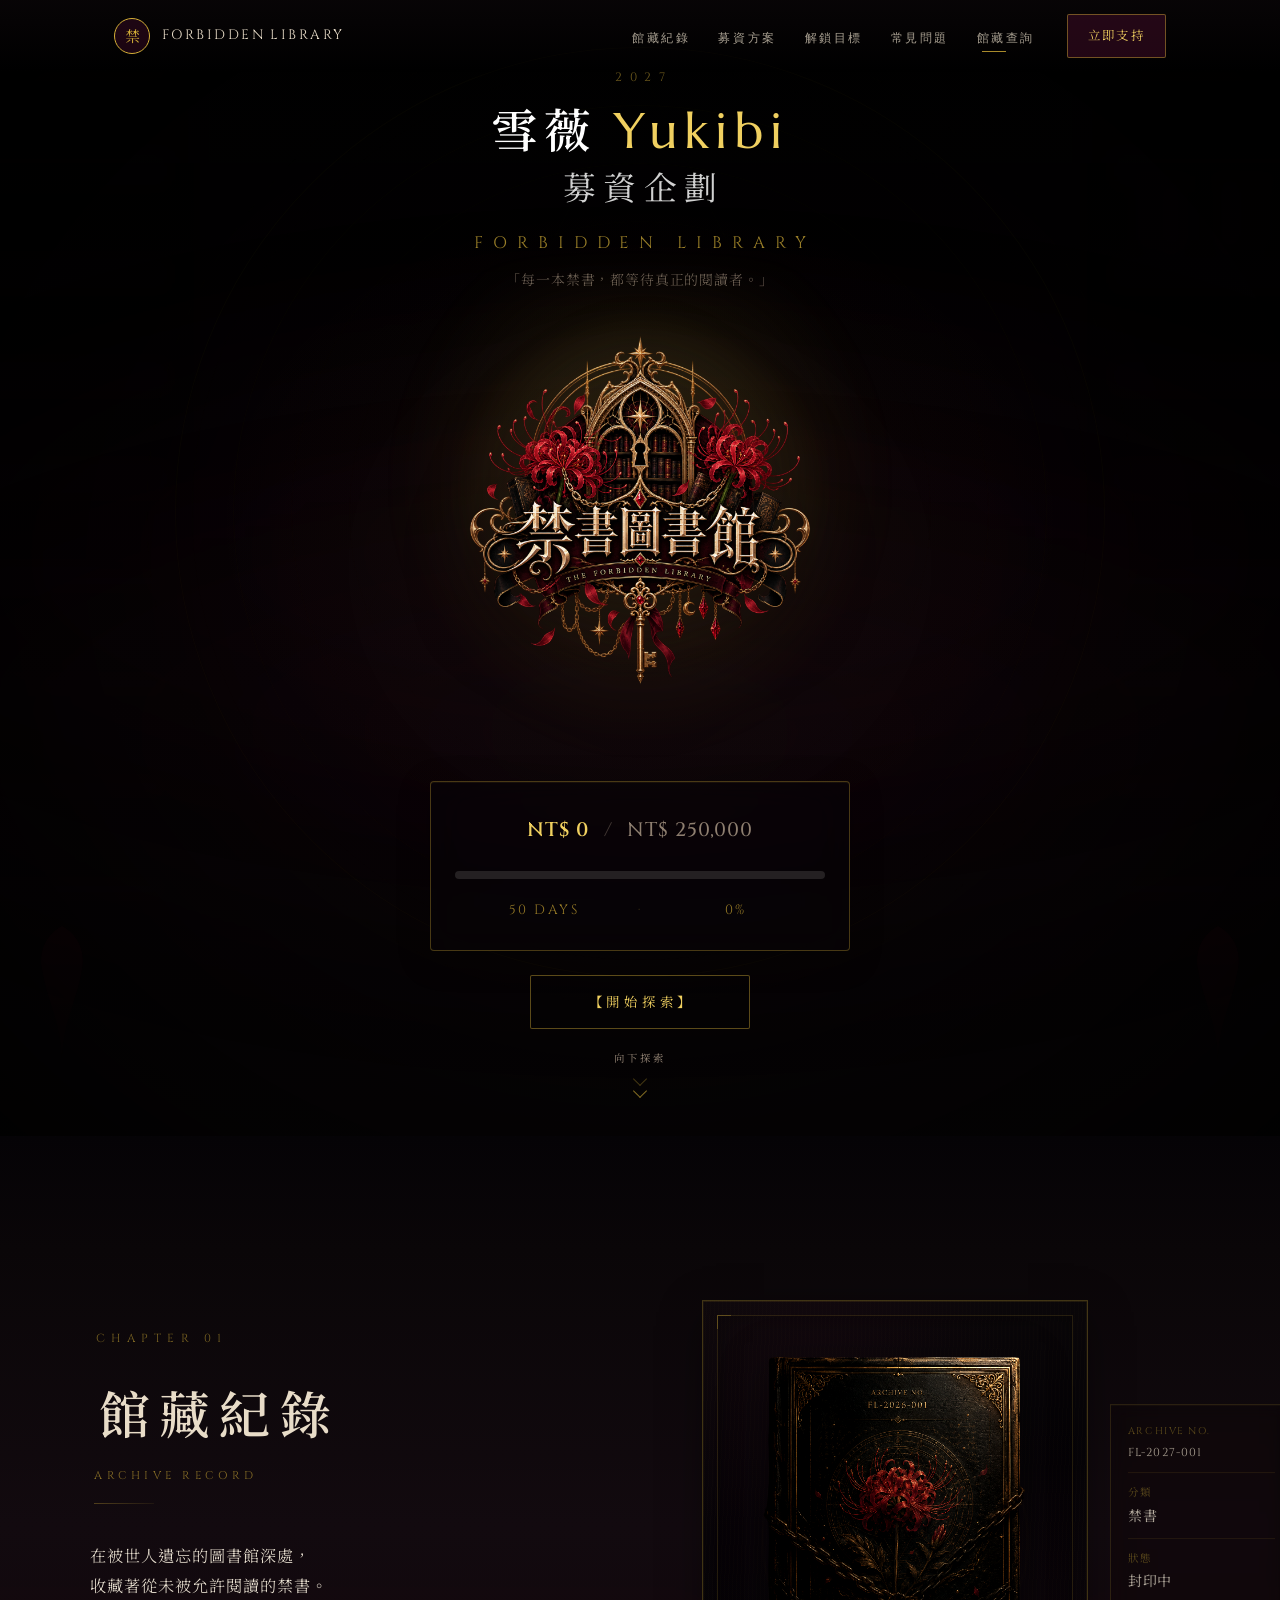
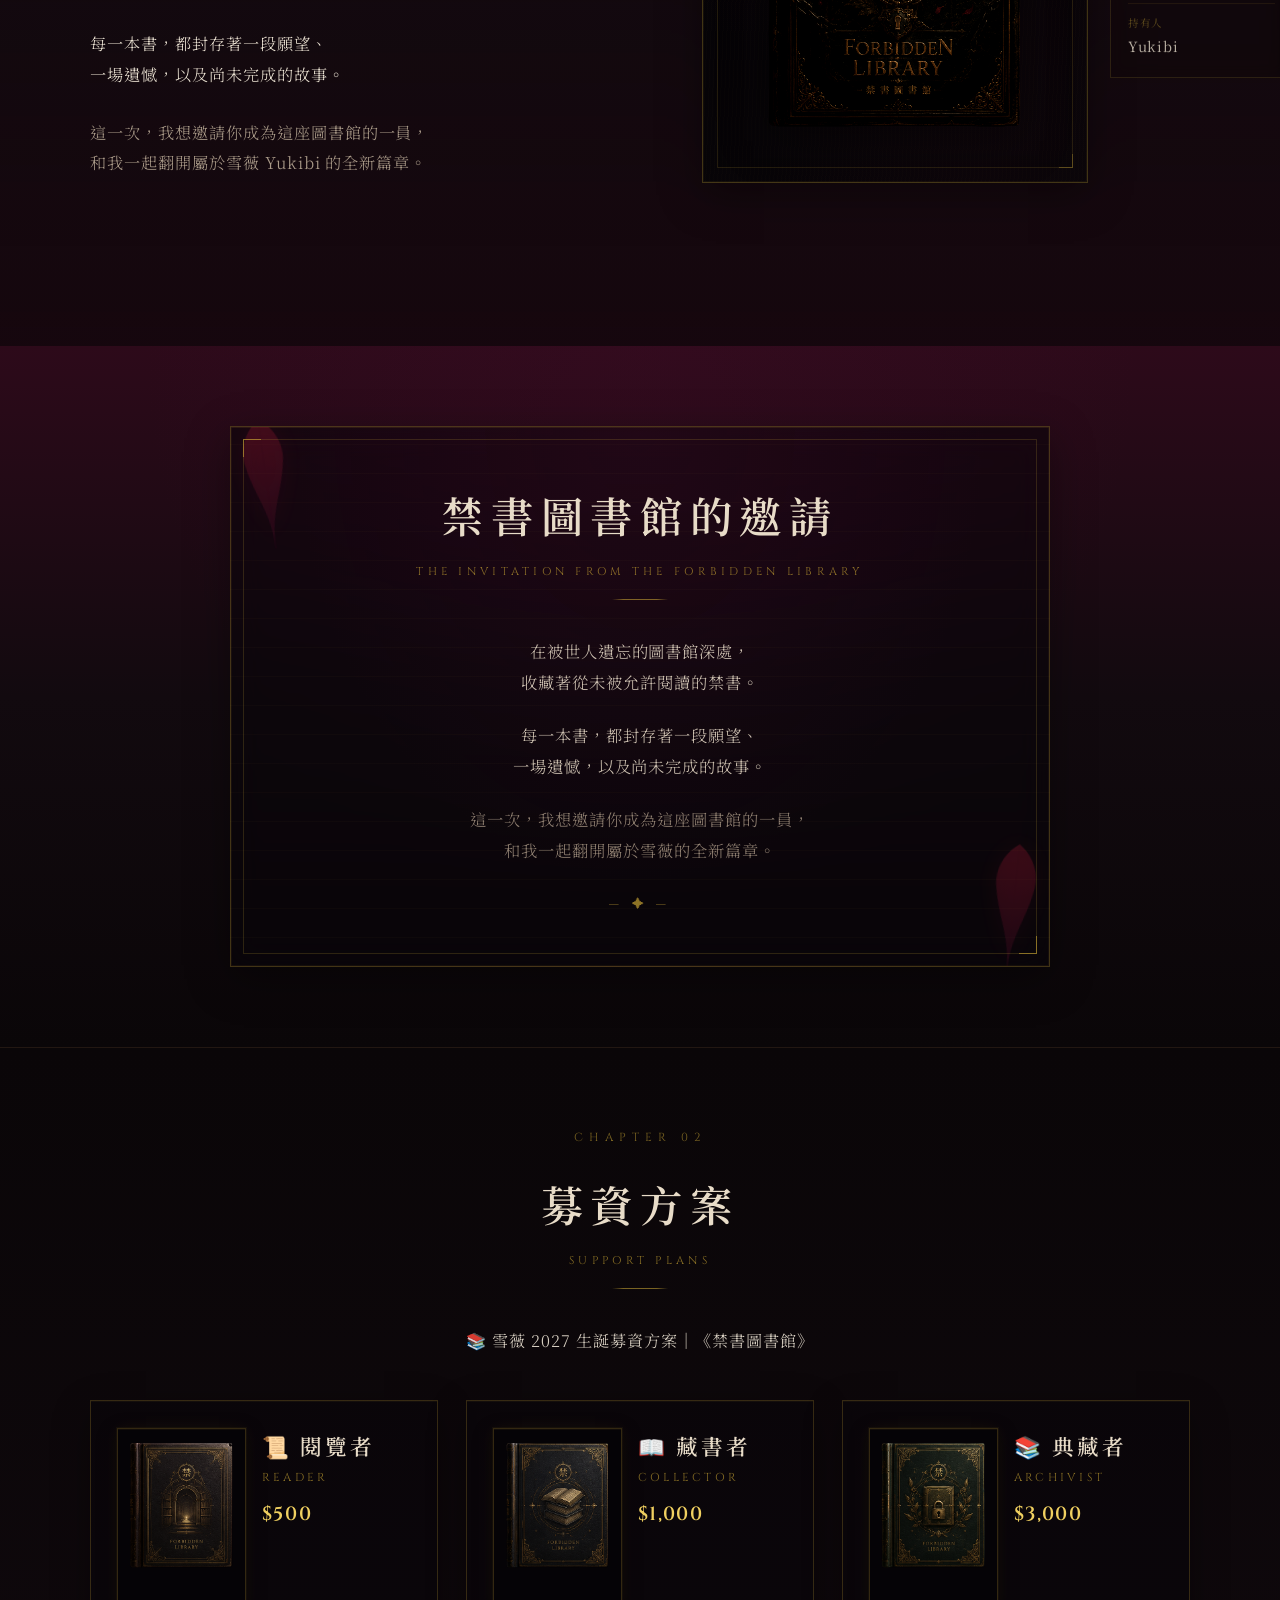
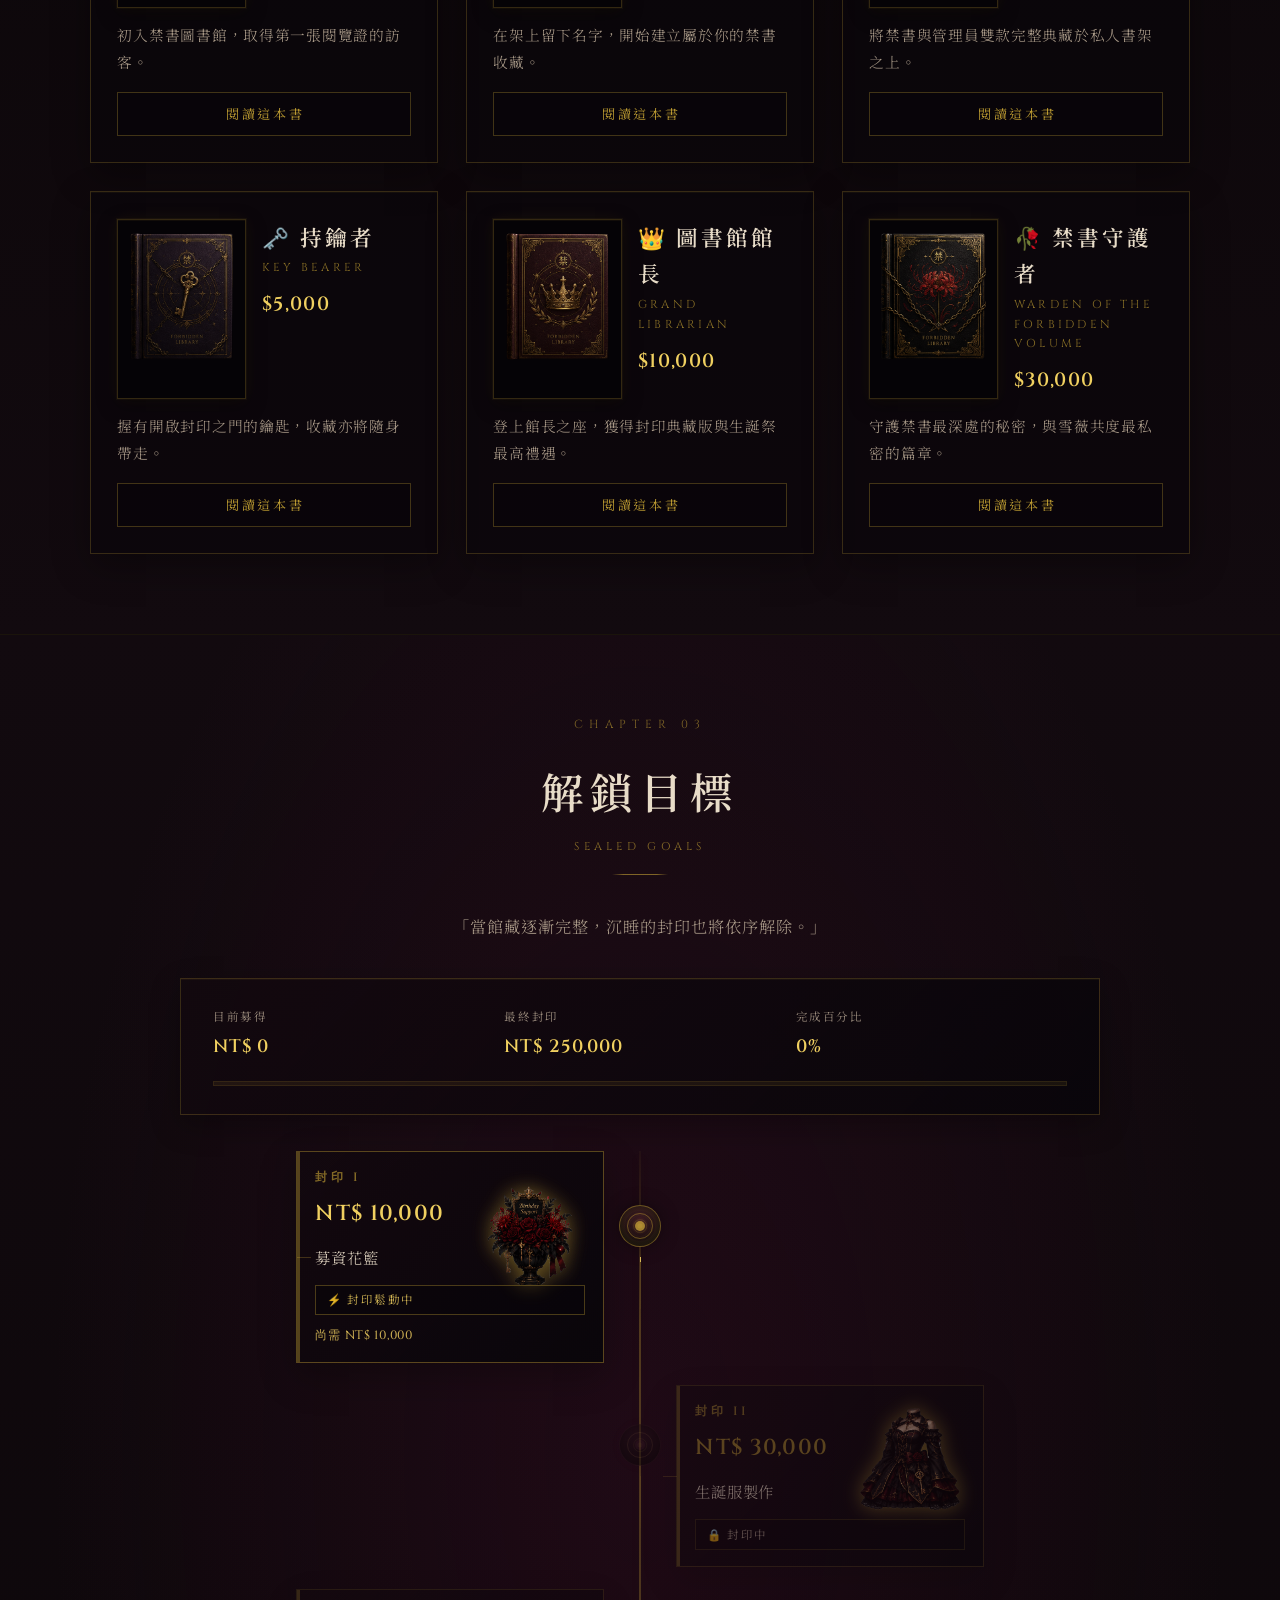
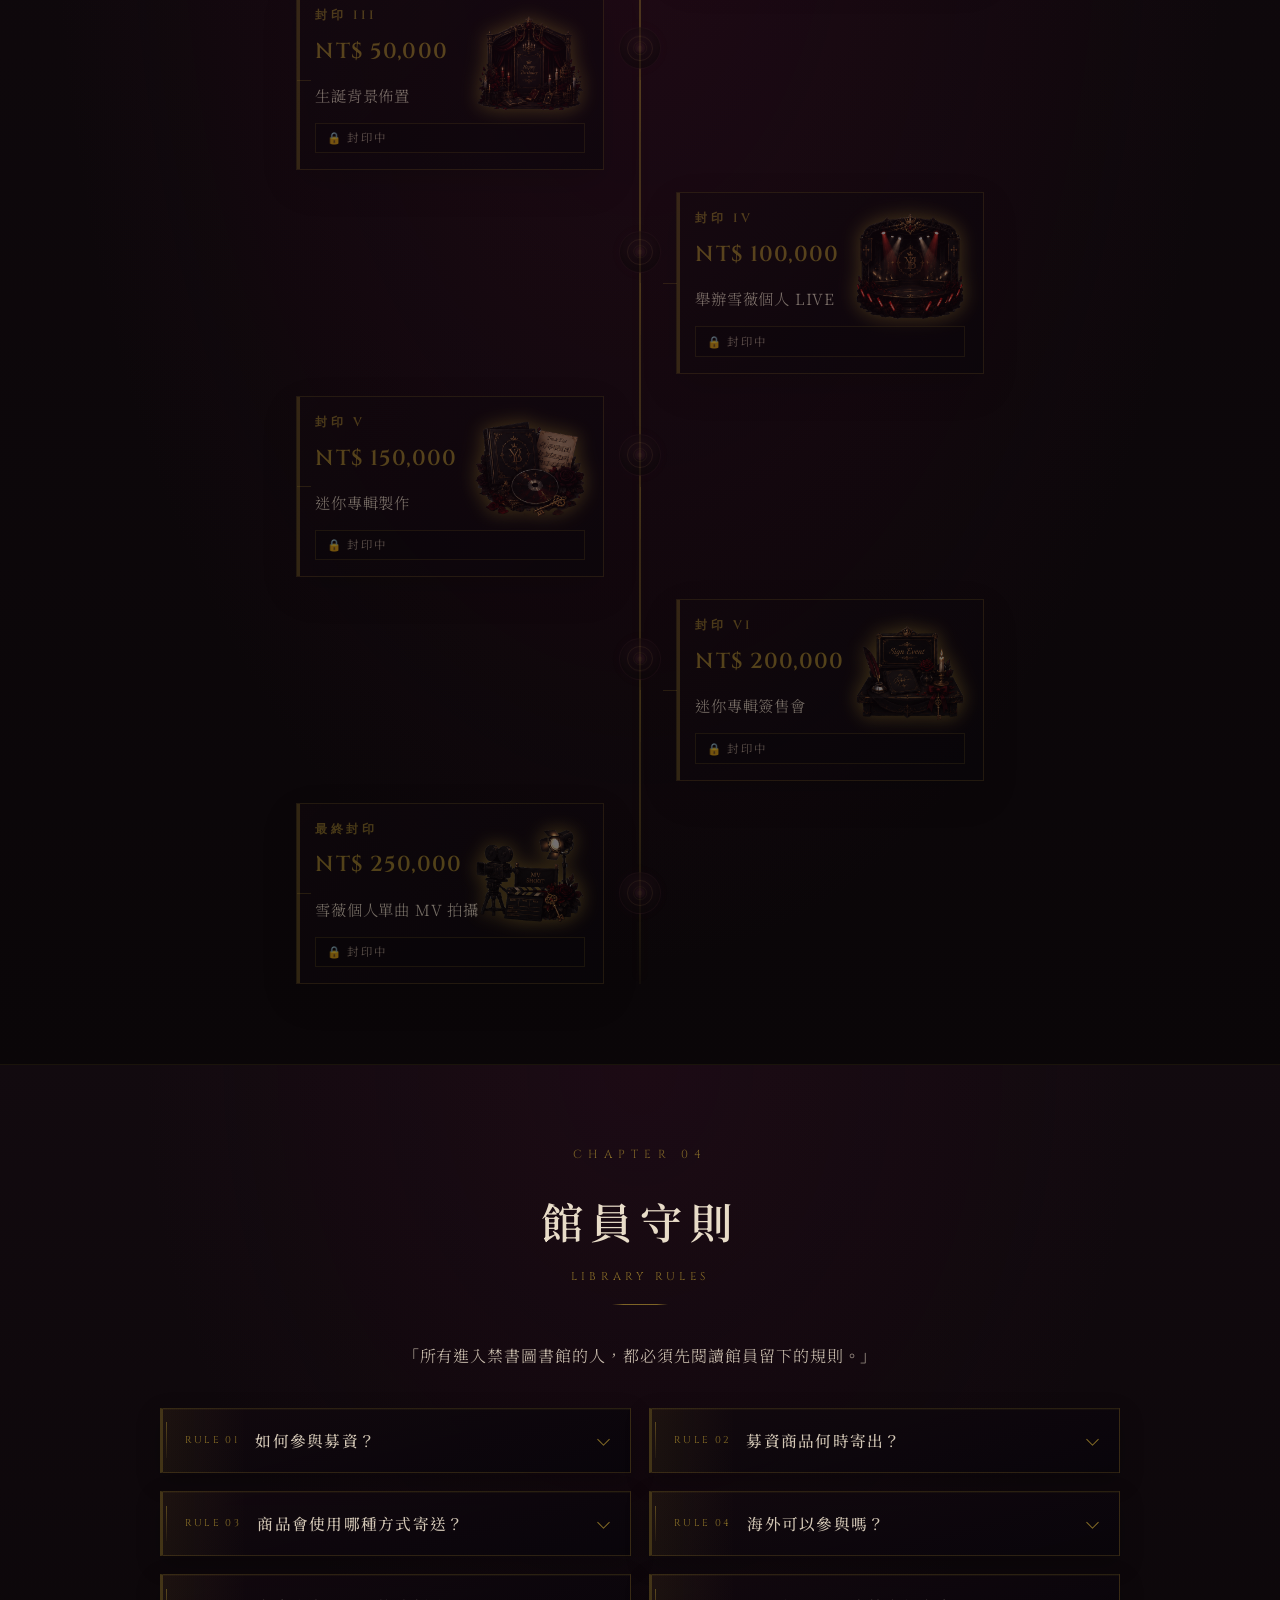
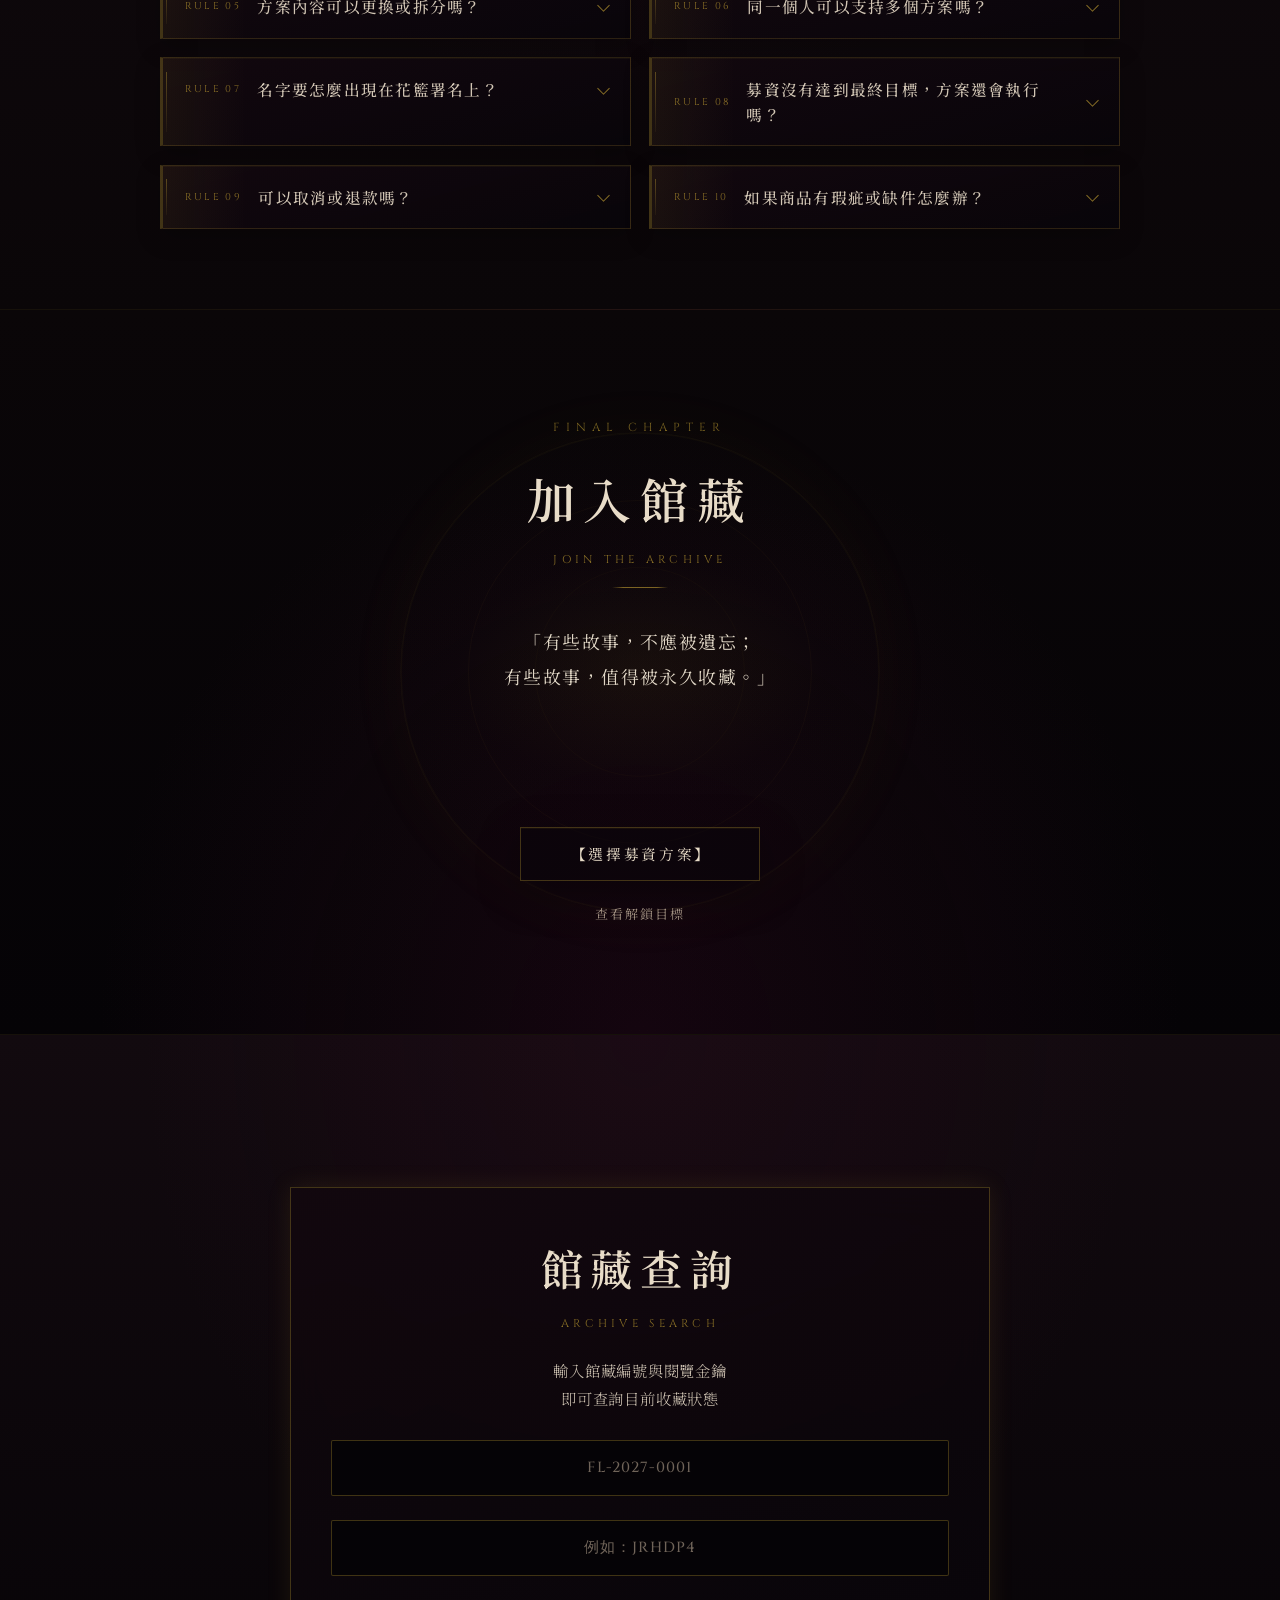
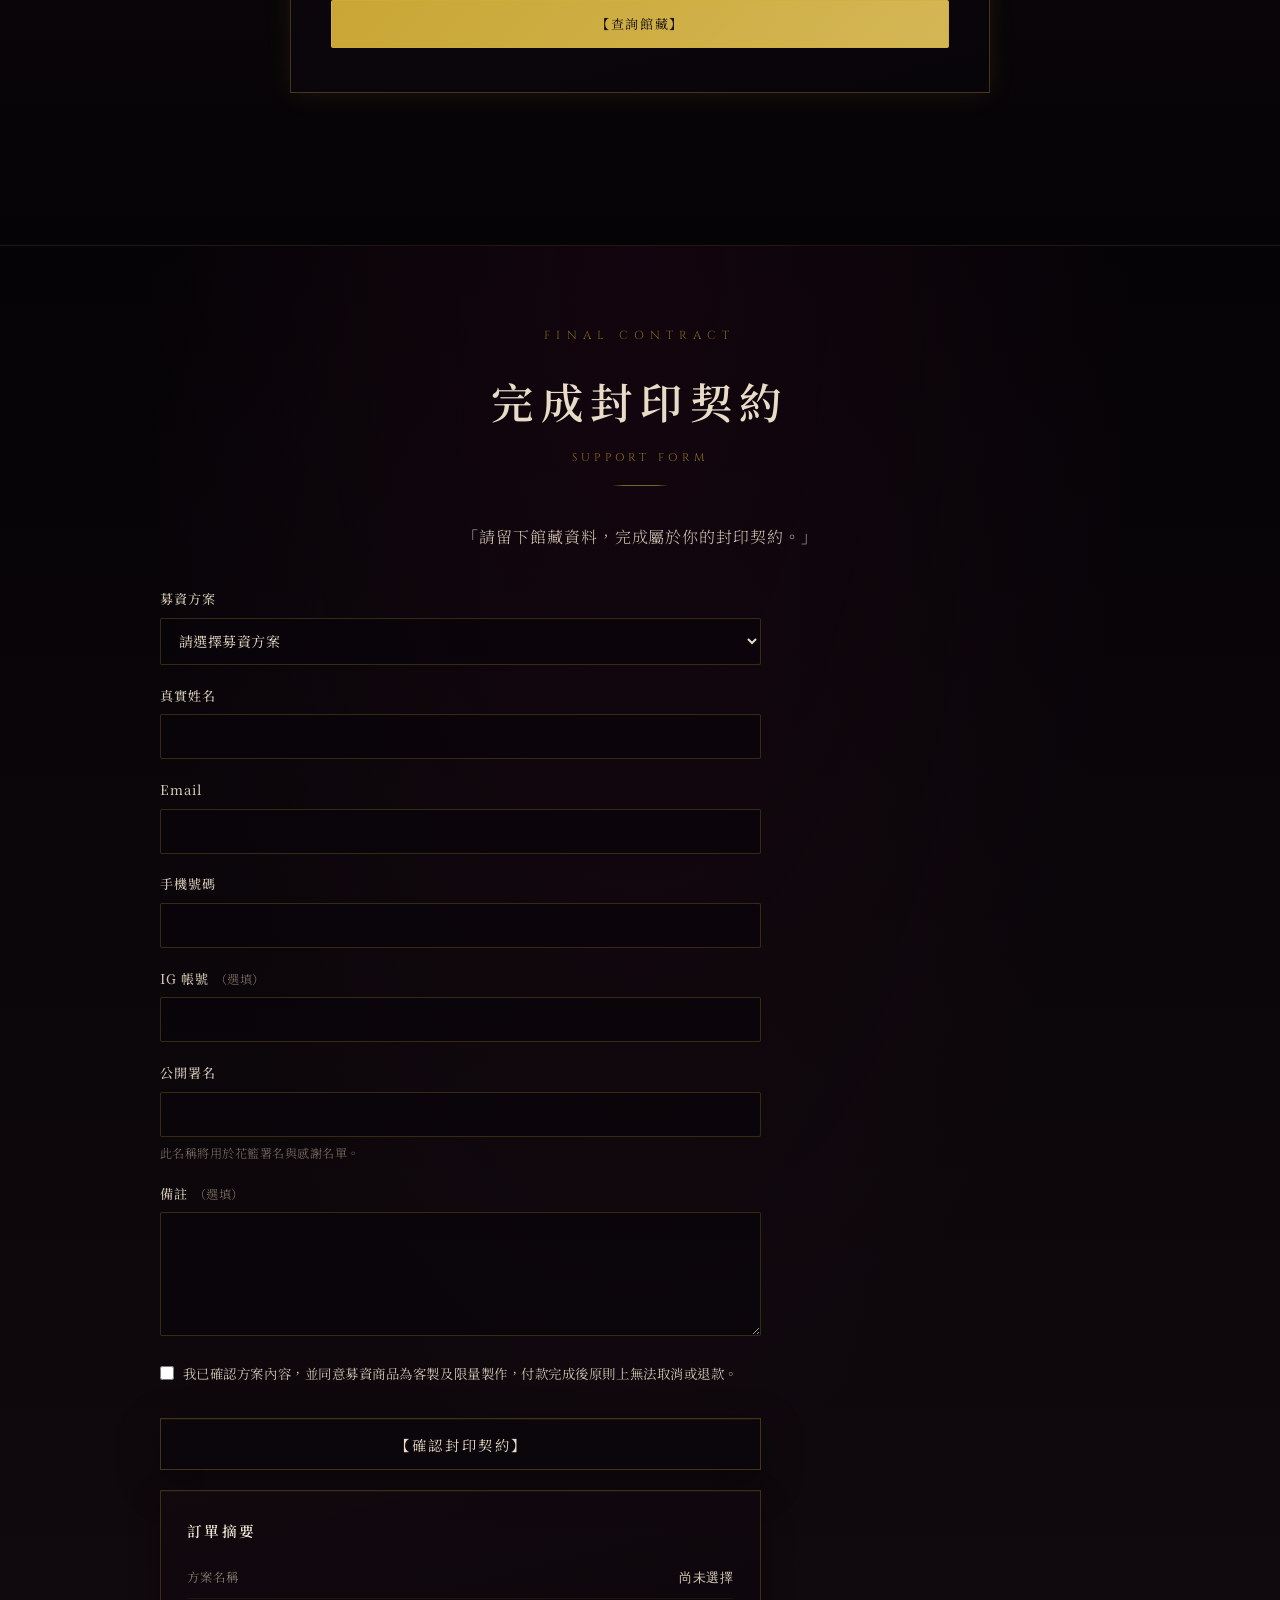
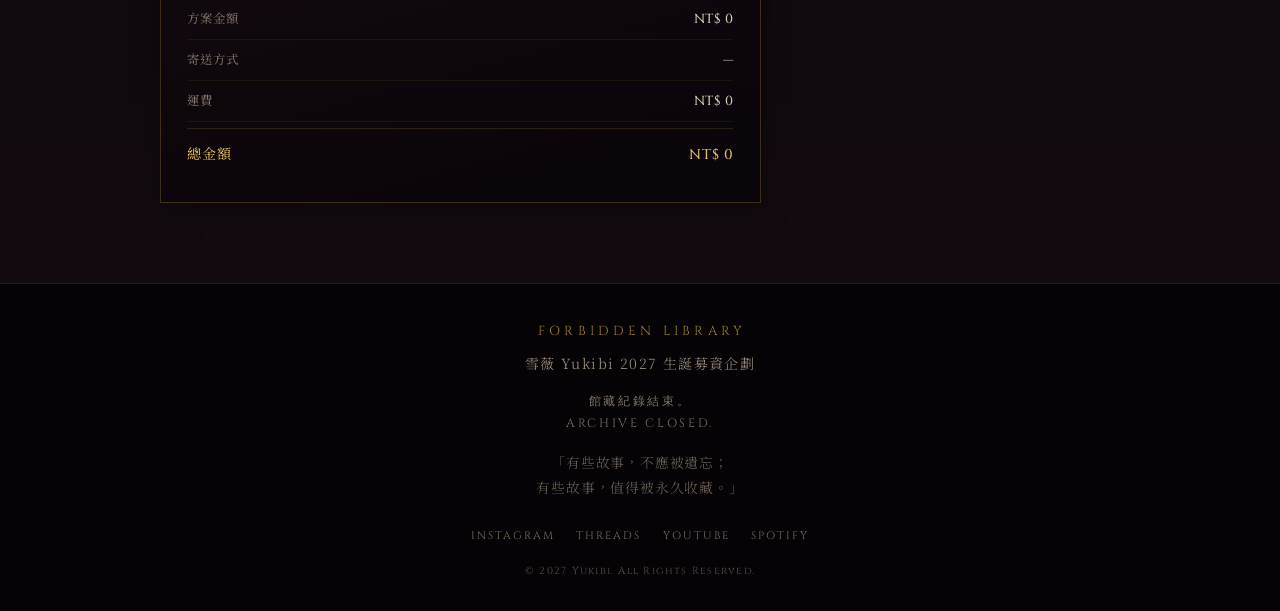
<file: index.html>
<!--
  ============================================
  禁書圖書館 — Forbidden Library 募資 landing page
  ============================================

  【這個檔案是什麼？】
  HTML（HyperText Markup Language）是網頁的「骨架」。
  瀏覽器讀取這個檔案，依照標籤（tag）的結構，
  決定頁面上要顯示哪些文字、圖片、區塊。

  【這個專案的結構】
  - index.html  → 網頁內容與結構（本檔案）
  - style.css   → 外觀與動畫樣式
  - script.js   → 互動邏輯（倒數、進度條、粒子等）

  【命名慣例說明】
  class 使用 BEM 風格，例如：
  - .hero          → 區塊名稱
  - .hero__title    → 區塊內的元素（雙底線 __）
  - .hero-reveal    → 修飾用狀態或變體（連字號 -）
-->
<!DOCTYPE html>
<!-- DOCTYPE 告訴瀏覽器：這是一份標準 HTML5 文件 -->
<html lang="zh-TW">
<!-- lang="zh-TW" 表示主要語言是繁體中文，有助於搜尋引擎與螢幕閱讀器 -->

<head>
    <!--
      <head> 區塊：使用者「看不到」的設定區
      放標題、描述、字體、CSS 連結等「後設資料」
    -->
    <meta charset="UTF-8">
    <!-- 字元編碼：UTF-8 可正確顯示中文、日文、emoji 等 -->

    <meta name="viewport" content="width=device-width, initial-scale=1.0">
    <!--
      響應式設計必備：
      讓手機以「裝置寬度」顯示，而不是縮小版桌面網頁
    -->

    <title>雪薇生誕募資企劃 — Forbidden Library</title>
    <!-- 瀏覽器分頁上顯示的標題 -->

    <meta name="description" content="禁書圖書館 — 雪薇生誕募資企劃。踏入神秘的古老圖書館，一同揭開被遺忘的篇章。">
    <!-- 搜尋結果可能顯示的網頁描述 -->

    <!-- 預先連線到 Google Fonts，加快字體載入速度 -->
    <link rel="preconnect" href="https://fonts.googleapis.com">
    <link rel="preconnect" href="https://fonts.gstatic.com" crossorigin>
    <!--
      載入三組字體：
      - Cinzel：英文標題用，古典襯線風格
      - Noto Serif TC/JP：中文內文用
    -->
    <link href="https://fonts.googleapis.com/css2?family=Cinzel:wght@300;400;600;700&family=Marcellus&family=Noto+Serif+JP:wght@300;400;600&family=Noto+Serif+TC:wght@300;400;600&display=swap" rel="stylesheet">

    <!-- 連結本專案的外觀樣式表 -->
    <link rel="stylesheet" href="style.css">
</head>

<body>
    <!-- ==================== 開場 Loading ==================== -->
    <div id="site-loader" class="site-loader" hidden aria-hidden="true" aria-live="polite">
        <div class="site-loader__ambient" aria-hidden="true">
            <div class="site-loader__sigil"></div>
        </div>
        <div class="site-loader__inner">
            <p class="site-loader__brand">FORBIDDEN LIBRARY</p>
            <p class="site-loader__status" id="site-loader-status">解除封印中</p>
            <div class="site-loader__track" role="progressbar" aria-valuemin="0" aria-valuemax="100" aria-valuenow="0" id="site-loader-track">
                <span class="site-loader__fill" id="site-loader-fill"></span>
            </div>
            <p class="site-loader__percent" id="site-loader-percent" aria-hidden="true">0%</p>
            <p class="site-loader__opened" id="site-loader-opened" hidden>ARCHIVE OPENED</p>
        </div>
    </div>

    <!--
      <body> 區塊：使用者「真正看到」的所有內容
      以下依「由前到後、由上到下」的視覺層次排列
    -->

    <!-- ==================== 固定導覽列 ==================== -->
    <!--
      <nav> 是語意化標籤，代表「導覽」區域
      position: fixed（在 CSS 中）讓它永遠固定在螢幕頂部
      aria-label 提供無障礙說明，協助螢幕閱讀器使用者
    -->
    <nav class="nav" id="nav" aria-label="主要導覽">
        <div class="nav__inner">
            <!-- 品牌區：點擊回到 Hero 首屏 -->
            <a href="#hero" class="nav__brand">
                <!-- aria-hidden="true" 表示純裝飾，螢幕閱讀器可略過 -->
                <span class="nav__seal" aria-hidden="true">禁</span>
                <span class="nav__name">Forbidden Library</span>
            </a>

            <!--
              漢堡選單按鈕（手機版才顯示，由 CSS 控制）
              aria-expanded：選單是否展開（由 JavaScript 切換）
              aria-controls：這個按鈕控制哪個元素（nav-menu）
            -->
            <button class="nav__toggle" id="nav-toggle" type="button" aria-expanded="false" aria-controls="nav-menu" aria-label="開啟選單">
                <!-- 三條線圖示，由 CSS 繪製 -->
                <span></span>
                <span></span>
                <span></span>
            </button>

            <div class="nav__menu" id="nav-menu">
                <!-- 錨點連結：href="#id" 會跳到同頁面對應 id 的區塊 -->
                <ul class="nav__links">
                    <li><a href="#archive" class="nav__link">館藏紀錄</a></li>
                    <li><a href="#support" class="nav__link">募資方案</a></li>
                    <li><a href="#countdown" class="nav__link">解鎖目標</a></li>
                    <li><a href="#faq" class="nav__link">常見問題</a></li>
                    <li><a href="#archive-search" class="nav__link">館藏查詢</a></li>
                </ul>
                <a href="#support-form" class="nav__cta lib-btn-interact">立即支持</a>
            </div>
        </div>
    </nav>

    <!-- ==================== 全站氛圍層 ==================== -->
    <!--
      金色灰塵粒子（canvas）與桌機滑鼠燭光（#mouse-glow）
      純視覺裝飾，不影響操作；由 script.js 初始化
    -->
    <canvas id="particles" aria-hidden="true"></canvas>
    <div id="mouse-glow" class="mouse-glow" aria-hidden="true"></div>
    <div id="custom-cursor" class="custom-cursor" hidden aria-hidden="true">
        <div class="custom-cursor__dot" id="custom-cursor-dot"></div>
        <div class="custom-cursor__ring" id="custom-cursor-ring">
            <span class="custom-cursor__label" id="custom-cursor-label"></span>
        </div>
    </div>

    <!-- ==================== Hero 主視覺區 ==================== -->
    <main class="hero" id="hero">
        <!-- 哥德式圖書館背景 -->
        <div class="hero__bg" aria-hidden="true">
            <svg class="hero__library hero__parallax" data-parallax="0.018" viewBox="0 0 1440 900" preserveAspectRatio="xMidYMid slice" xmlns="http://www.w3.org/2000/svg">
                <defs>
                    <linearGradient id="heroLibFloor" x1="720" y1="600" x2="720" y2="900" gradientUnits="userSpaceOnUse">
                        <stop offset="0%" stop-color="#1a0610"/>
                        <stop offset="100%" stop-color="#0a0608"/>
                    </linearGradient>
                    <linearGradient id="heroLibAisle" x1="720" y1="0" x2="720" y2="900" gradientUnits="userSpaceOnUse">
                        <stop offset="0%" stop-color="#120a0f" stop-opacity="0.2"/>
                        <stop offset="50%" stop-color="#0a0608" stop-opacity="0.85"/>
                        <stop offset="100%" stop-color="#0a0608"/>
                    </linearGradient>
                </defs>
                <rect width="1440" height="900" fill="#080508"/>
                <path d="M0 0 H1440 V900 H0 Z" fill="url(#heroLibAisle)"/>
                <path d="M0 0 Q720 120 1440 0 V900 H0 Z" fill="#0f0810" opacity="0.9"/>
                <g opacity="0.85">
                    <rect x="0" y="80" width="420" height="820" fill="#0a0608"/>
                    <rect x="1020" y="80" width="420" height="820" fill="#0a0608"/>
                </g>
                <g fill="#120a0f" stroke="#2d0a1a" stroke-width="0.5">
                    <rect x="24" y="100" width="372" height="18" rx="1"/>
                    <rect x="24" y="170" width="372" height="18" rx="1"/>
                    <rect x="24" y="240" width="372" height="18" rx="1"/>
                    <rect x="24" y="310" width="372" height="18" rx="1"/>
                    <rect x="24" y="380" width="372" height="18" rx="1"/>
                    <rect x="24" y="450" width="372" height="18" rx="1"/>
                    <rect x="24" y="520" width="372" height="18" rx="1"/>
                    <rect x="24" y="590" width="372" height="18" rx="1"/>
                    <rect x="24" y="660" width="372" height="18" rx="1"/>
                    <rect x="1044" y="100" width="372" height="18" rx="1"/>
                    <rect x="1044" y="170" width="372" height="18" rx="1"/>
                    <rect x="1044" y="240" width="372" height="18" rx="1"/>
                    <rect x="1044" y="310" width="372" height="18" rx="1"/>
                    <rect x="1044" y="380" width="372" height="18" rx="1"/>
                    <rect x="1044" y="450" width="372" height="18" rx="1"/>
                    <rect x="1044" y="520" width="372" height="18" rx="1"/>
                    <rect x="1044" y="590" width="372" height="18" rx="1"/>
                    <rect x="1044" y="660" width="372" height="18" rx="1"/>
                </g>
                <g opacity="0.55">
                    <rect x="40" y="118" width="14" height="44" fill="#2d0a1a"/><rect x="58" y="118" width="10" height="44" fill="#4a0e2e"/><rect x="72" y="118" width="16" height="44" fill="#1a0610"/>
                    <rect x="96" y="118" width="12" height="44" fill="#4a0e2e"/><rect x="112" y="118" width="18" height="44" fill="#2d0a1a"/><rect x="134" y="118" width="10" height="44" fill="#6b1a3a"/>
                    <rect x="1060" y="188" width="14" height="44" fill="#2d0a1a"/><rect x="1078" y="188" width="10" height="44" fill="#4a0e2e"/><rect x="1092" y="188" width="16" height="44" fill="#1a0610"/>
                    <rect x="1116" y="188" width="12" height="44" fill="#4a0e2e"/><rect x="1132" y="188" width="18" height="44" fill="#2d0a1a"/>
                </g>
                <path d="M420 900 L420 120 Q720 40 1020 120 L1020 900" fill="none" stroke="#1a0610" stroke-width="2" opacity="0.6"/>
                <rect y="740" width="1440" height="160" fill="url(#heroLibFloor)"/>
            </svg>
            <div class="hero__bg-dim"></div>
            <div class="hero__fog hero__fog--1"></div>
            <div class="hero__fog hero__fog--2"></div>
        </div>

        <div class="hero__lily hero__lily--left hero__parallax" data-parallax="0.03" aria-hidden="true">
            <svg viewBox="0 0 80 180" fill="none" xmlns="http://www.w3.org/2000/svg">
                <path d="M40 180 C40 130 20 100 14 60 C8 35 18 12 40 0 C62 12 72 35 66 60 C60 100 40 130 40 180Z" fill="url(#heroLilyL)" opacity="0.35"/>
                <defs>
                    <linearGradient id="heroLilyL" x1="40" y1="0" x2="40" y2="180" gradientUnits="userSpaceOnUse">
                        <stop offset="0%" stop-color="#c41e3a"/>
                        <stop offset="100%" stop-color="#4a0e2e"/>
                    </linearGradient>
                </defs>
            </svg>
        </div>
        <div class="hero__lily hero__lily--right hero__parallax" data-parallax="0.025" aria-hidden="true">
            <svg viewBox="0 0 80 180" fill="none" xmlns="http://www.w3.org/2000/svg">
                <path d="M40 180 C40 130 20 100 14 60 C8 35 18 12 40 0 C62 12 72 35 66 60 C60 100 40 130 40 180Z" fill="url(#heroLilyR)" opacity="0.35"/>
                <defs>
                    <linearGradient id="heroLilyR" x1="40" y1="0" x2="40" y2="180" gradientUnits="userSpaceOnUse">
                        <stop offset="0%" stop-color="#c41e3a"/>
                        <stop offset="100%" stop-color="#4a0e2e"/>
                    </linearGradient>
                </defs>
            </svg>
        </div>

        <div class="hero__vignette" aria-hidden="true"></div>

        <div class="hero__content">
            <div class="hero__canvas">
                <header class="hero__header hero-reveal" data-hero-phase="title">
                    <h1 class="hero__title">
                        <span class="hero__title-year">2027</span>
                        <span class="hero__title-line hero__title-line--brand">
                            <span class="hero__title-zh">雪薇</span> <span class="hero__title-brand">Yukibi</span>
                        </span>
                        <span class="hero__title-line hero__title-line--sub">募資企劃</span>
                    </h1>
                    <p class="hero__title-en">Forbidden Library</p>
                    <p class="hero__tagline">「每一本禁書，都等待真正的閱讀者。」</p>
                </header>

                <div class="hero__showcase hero-reveal" data-hero-phase="book">
                    <div class="hero__focal">
                        <div class="hero__circles hero__parallax" data-parallax="0.012" aria-hidden="true">
                            <div class="hero__circle hero__circle--primary">
                                <svg viewBox="0 0 400 400" fill="none" xmlns="http://www.w3.org/2000/svg">
                                    <circle cx="200" cy="200" r="192" stroke="#d4af37" stroke-width="0.45" opacity="0.55"/>
                                    <circle cx="200" cy="200" r="168" stroke="#d4af37" stroke-width="0.38" opacity="0.45"/>
                                    <circle cx="200" cy="200" r="144" stroke="#d4af37" stroke-width="0.32" opacity="0.38"/>
                                    <circle cx="200" cy="200" r="120" stroke="#d4af37" stroke-width="0.28" opacity="0.32"/>
                                    <circle cx="200" cy="200" r="96" stroke="#d4af37" stroke-width="0.24" opacity="0.28"/>
                                    <polygon points="200,16 368,352 32,352" stroke="#d4af37" stroke-width="0.32" fill="none" opacity="0.3"/>
                                </svg>
                            </div>
                            <div class="hero__circle hero__circle--outer">
                                <svg viewBox="0 0 400 400" fill="none" xmlns="http://www.w3.org/2000/svg">
                                    <circle cx="200" cy="200" r="196" stroke="#d4af37" stroke-width="0.28" opacity="0.35" stroke-dasharray="4 8"/>
                                    <circle cx="200" cy="200" r="178" stroke="#d4af37" stroke-width="0.22" opacity="0.28"/>
                                </svg>
                            </div>
                        </div>
                        <div class="hero__book-glow" aria-hidden="true"></div>
                        <canvas class="hero__book-particles" id="hero-particles" aria-hidden="true"></canvas>
                        <div class="hero__book-wrap hero__parallax" data-parallax="0.034">
                            <div class="hero__book-float">
                                <div class="hero__book-breathe" aria-hidden="true"></div>
                                <img
                                    class="hero__book"
                                    src="assets/forbidden-book.png"
                                    alt="漂浮的古老禁書"
                                    width="460"
                                    height="690"
                                    decoding="async"
                                    fetchpriority="high"
                                >
                            </div>
                        </div>
                    </div>
                </div>

                <div class="hero__actions">
                    <div class="hero__fund hero-reveal" data-hero-phase="metrics" role="region" aria-label="募資進度">
                        <p class="hero__fund-row">
                            <span id="raised-amount">NT$ 0</span>
                            <span class="hero__fund-sep">/</span>
                            <span id="goal-amount">NT$ 250,000</span>
                        </p>
                        <div class="hero__fund-track">
                            <div class="progress__bar" role="progressbar" aria-valuenow="0" aria-valuemin="0" aria-valuemax="100" aria-label="募資進度">
                                <div class="progress__fill" id="progress-fill">
                                    <div class="progress__shimmer"></div>
                                </div>
                            </div>
                        </div>
                        <p class="hero__fund-meta">
                            <span class="hero__fund-meta-item"><span id="hero-days-left">50</span> Days</span>
                            <span class="hero__fund-dot" aria-hidden="true">·</span>
                            <span class="hero__fund-meta-item"><span id="progress-percent-display">0%</span></span>
                        </p>
                        <span class="progress__percent visually-hidden" id="progress-percent" aria-hidden="true">0%</span>
                        <span class="visually-hidden" id="days-left" aria-hidden="true">50</span>
                        <span class="visually-hidden" id="supporter-count" aria-hidden="true">0</span>
                    </div>

                    <a href="#story" class="hero__btn hero-reveal" data-hero-phase="cta" id="btn-support">【開始探索】</a>

                    <div class="scroll-hint scroll-hint--flow hero-reveal" id="scroll-hint" data-hero-phase="cta" aria-hidden="true">
                        <span class="scroll-hint__text">向下探索</span>
                        <div class="scroll-hint__arrow">
                            <span></span>
                            <span></span>
                        </div>
                    </div>
                </div>
            </div>
        </div>
    </main>

    <!-- ==================== 館藏紀錄 ==================== -->
    <section class="archive-section" id="archive" aria-label="館藏紀錄">
        <div class="archive-section__inner">
            <div class="archive-section__grid">
                <div class="archive-section__content">
                    <p class="archive-section__chapter archive-reveal archive-reveal--chapter">CHAPTER 01</p>
                    <h2 class="archive-section__title archive-reveal archive-reveal--title">館藏紀錄</h2>
                    <p class="archive-section__subtitle archive-reveal archive-reveal--subtitle">Archive Record</p>
                    <div class="archive-section__body archive-reveal archive-reveal--body">
                        <p>在被世人遺忘的圖書館深處，<br>收藏著從未被允許閱讀的禁書。</p>
                        <p>每一本書，都封存著一段願望、<br>一場遺憾，以及尚未完成的故事。</p>
                        <p>這一次，我想邀請你成為這座圖書館的一員，<br>和我一起翻開屬於雪薇 Yukibi 的全新篇章。</p>
                    </div>
                </div>

                <aside class="archive-section__aside">
                    <div class="archive-panel-wrap archive-reveal archive-reveal--panel">
                        <div class="archive-panel">
                            <div class="archive-panel__sigil" aria-hidden="true"></div>
                            <div class="archive-panel__cover">
                                <div class="archive-panel__cover-texture" aria-hidden="true"></div>
                                <div class="archive-panel__cover-frame" aria-hidden="true"></div>
                                <div class="archive-panel__cover-art">
                                    <img
                                        class="archive-panel__cover-image"
                                        src="assets/彼岸花禁書.png"
                                        alt="彼岸花禁書館藏封面"
                                        width="386"
                                        height="483"
                                        decoding="async"
                                        loading="lazy"
                                    >
                                </div>
                            </div>
                        </div>
                        <div class="archive-meta-card" aria-hidden="true">
                            <dl class="archive-meta-card__list">
                                <div class="archive-meta-card__row">
                                    <dt class="archive-meta-card__label">Archive No.</dt>
                                    <dd class="archive-meta-card__value archive-meta-card__value--id">FL-2027-001</dd>
                                </div>
                                <div class="archive-meta-card__row">
                                    <dt class="archive-meta-card__label">分類</dt>
                                    <dd class="archive-meta-card__value">禁書</dd>
                                </div>
                                <div class="archive-meta-card__row">
                                    <dt class="archive-meta-card__label">狀態</dt>
                                    <dd class="archive-meta-card__value">封印中</dd>
                                </div>
                                <div class="archive-meta-card__row">
                                    <dt class="archive-meta-card__label">持有人</dt>
                                    <dd class="archive-meta-card__value">Yukibi</dd>
                                </div>
                            </dl>
                        </div>
                        <p class="archive-panel__hint lib-btn-interact" aria-hidden="true">【 開啟禁書 】</p>
                    </div>
                </aside>
            </div>
        </div>
    </section>

    <!-- ==================== 世界觀故事區 ==================== -->
    <section class="story-section" id="story" aria-label="禁書圖書館的世界觀">
        <div class="story-section__inner">
            <article class="story-section__page">
                <!-- 區域內彼岸花裝飾（書頁角落） -->
                <div class="story-section__lily story-section__lily--tl" aria-hidden="true">
                    <svg viewBox="0 0 60 140" fill="none" xmlns="http://www.w3.org/2000/svg">
                        <path d="M30 140 C30 100 15 80 10 50 C5 30 15 10 30 0 C45 10 55 30 50 50 C45 80 30 100 30 140Z" fill="url(#storyLilyGrad1)" opacity="0.55"/>
                        <line x1="30" y1="0" x2="30" y2="140" stroke="#5c0f28" stroke-width="0.8" opacity="0.4"/>
                        <defs>
                            <linearGradient id="storyLilyGrad1" x1="30" y1="0" x2="30" y2="140" gradientUnits="userSpaceOnUse">
                                <stop offset="0%" stop-color="#c41e3a"/>
                                <stop offset="100%" stop-color="#4a0e2e"/>
                            </linearGradient>
                        </defs>
                    </svg>
                </div>
                <div class="story-section__lily story-section__lily--br" aria-hidden="true">
                    <svg viewBox="0 0 60 140" fill="none" xmlns="http://www.w3.org/2000/svg">
                        <path d="M30 140 C30 100 15 80 10 50 C5 30 15 10 30 0 C45 10 55 30 50 50 C45 80 30 100 30 140Z" fill="url(#storyLilyGrad2)" opacity="0.55"/>
                        <line x1="30" y1="0" x2="30" y2="140" stroke="#5c0f28" stroke-width="0.8" opacity="0.4"/>
                        <defs>
                            <linearGradient id="storyLilyGrad2" x1="30" y1="0" x2="30" y2="140" gradientUnits="userSpaceOnUse">
                                <stop offset="0%" stop-color="#c41e3a"/>
                                <stop offset="100%" stop-color="#4a0e2e"/>
                            </linearGradient>
                        </defs>
                    </svg>
                </div>

                <div class="story-section__frame" aria-hidden="true"></div>

                <h2 class="story-section__title reveal">禁書圖書館的邀請</h2>
                <p class="story-section__subtitle reveal">The Invitation from the Forbidden Library</p>

                <div class="story-section__body reveal">
                    <p>
                        在被世人遺忘的圖書館深處，<br>
                        收藏著從未被允許閱讀的禁書。
                    </p>
                    <p>
                        每一本書，都封存著一段願望、<br>
                        一場遺憾，以及尚未完成的故事。
                    </p>
                    <p>
                        這一次，我想邀請你成為這座圖書館的一員，<br>
                        和我一起翻開屬於雪薇的全新篇章。
                    </p>
                </div>

                <p class="story-section__ornament story-section__ornament--bottom reveal">— ✦ —</p>
            </article>
        </div>
    </section>

    <!-- ==================== 募資方案 CHAPTER 02 ==================== -->
    <section class="lib-section rewards-section" id="support" aria-label="募資方案">
        <div class="lib-section__inner rewards-section__inner">
            <header class="chapter-header chapter-header--center reveal">
                <p class="chapter-header__chapter">CHAPTER 02</p>
                <h2 class="chapter-header__title">募資方案</h2>
                <p class="chapter-header__subtitle">Support Plans</p>
            </header>
            <p class="rewards-section__intro reveal">📚 雪薇 2027 生誕募資方案｜《禁書圖書館》</p>
            <div class="rewards-section__shelf" id="rewards-shelf"></div>
            <div class="rewards-detail reveal" id="rewards-detail" aria-hidden="true"></div>
        </div>
    </section>

    <!-- ==================== 解鎖目標 CHAPTER 03 ==================== -->
    <section class="lib-section sealed-section" id="countdown" aria-label="解鎖目標">
        <div class="lib-section__inner sealed-section__inner">
            <header class="chapter-header chapter-header--center reveal">
                <p class="chapter-header__chapter">CHAPTER 03</p>
                <h2 class="chapter-header__title">解鎖目標</h2>
                <p class="chapter-header__subtitle">SEALED GOALS</p>
            </header>
            <p class="sealed-section__desc reveal">「當館藏逐漸完整，沉睡的封印也將依序解除。」</p>
            <div class="sealed-summary reveal" id="sealed-summary" aria-live="polite"></div>
            <div class="sealed-goals" id="sealed-goals" aria-live="polite"></div>
        </div>
    </section>

    <!-- ==================== 館員守則 CHAPTER 04 ==================== -->
    <section class="lib-section rules-section" id="faq" aria-label="常見問題">
        <div class="lib-section__inner rules-section__inner">
            <header class="chapter-header chapter-header--center reveal">
                <p class="chapter-header__chapter">CHAPTER 04</p>
                <h2 class="chapter-header__title">館員守則</h2>
                <p class="chapter-header__subtitle">LIBRARY RULES</p>
            </header>
            <p class="rules-section__desc reveal">「所有進入禁書圖書館的人，都必須先閱讀館員留下的規則。」</p>
            <div class="rules-section__shelf" id="rules-shelf">
                <article class="rules-scroll reveal">
                    <h3 class="rules-scroll__heading">
                        <button class="rules-scroll__toggle" type="button" id="rules-trigger-01" aria-expanded="false" aria-controls="rules-panel-01">
                            <span class="rules-scroll__code">RULE 01</span>
                            <span class="rules-scroll__question">如何參與募資？</span>
                            <span class="rules-scroll__arrow" aria-hidden="true"></span>
                        </button>
                    </h3>
                    <div class="rules-scroll__panel" id="rules-panel-01" role="region" aria-labelledby="rules-trigger-01" aria-hidden="true">
                        <div class="rules-scroll__panel-inner">
                            <p class="rules-scroll__answer">請在募資方案中選擇希望支持的方案，點擊「立即支持」後依照頁面指示完成資料填寫與付款。</p>
                        </div>
                    </div>
                </article>
                <article class="rules-scroll reveal">
                    <h3 class="rules-scroll__heading">
                        <button class="rules-scroll__toggle" type="button" id="rules-trigger-02" aria-expanded="false" aria-controls="rules-panel-02">
                            <span class="rules-scroll__code">RULE 02</span>
                            <span class="rules-scroll__question">募資商品何時寄出？</span>
                            <span class="rules-scroll__arrow" aria-hidden="true"></span>
                        </button>
                    </h3>
                    <div class="rules-scroll__panel" id="rules-panel-02" role="region" aria-labelledby="rules-trigger-02" aria-hidden="true">
                        <div class="rules-scroll__panel-inner">
                            <p class="rules-scroll__answer">預計於募資結束後開始製作與整理，實際寄送時間將另行公告。若部分商品製作期較長，將以整批完成後寄出為原則。預計於生誕祭當天以前讓大家收到募資商品。</p>
                        </div>
                    </div>
                </article>
                <article class="rules-scroll reveal">
                    <h3 class="rules-scroll__heading">
                        <button class="rules-scroll__toggle" type="button" id="rules-trigger-03" aria-expanded="false" aria-controls="rules-panel-03">
                            <span class="rules-scroll__code">RULE 03</span>
                            <span class="rules-scroll__question">商品會使用哪種方式寄送？</span>
                            <span class="rules-scroll__arrow" aria-hidden="true"></span>
                        </button>
                    </h3>
                    <div class="rules-scroll__panel" id="rules-panel-03" role="region" aria-labelledby="rules-trigger-03" aria-hidden="true">
                        <div class="rules-scroll__panel-inner">
                            <p class="rules-scroll__answer">寄送方式均統一使用7-ELEVEN超商取貨。</p>
                        </div>
                    </div>
                </article>
                <article class="rules-scroll reveal">
                    <h3 class="rules-scroll__heading">
                        <button class="rules-scroll__toggle" type="button" id="rules-trigger-04" aria-expanded="false" aria-controls="rules-panel-04">
                            <span class="rules-scroll__code">RULE 04</span>
                            <span class="rules-scroll__question">海外可以參與嗎？</span>
                            <span class="rules-scroll__arrow" aria-hidden="true"></span>
                        </button>
                    </h3>
                    <div class="rules-scroll__panel" id="rules-panel-04" role="region" aria-labelledby="rules-trigger-04" aria-hidden="true">
                        <div class="rules-scroll__panel-inner">
                            <p class="rules-scroll__answer">可以，但海外運費需另外計算。如有需要可另行聯絡主辦單位。</p>
                        </div>
                    </div>
                </article>
                <article class="rules-scroll reveal">
                    <h3 class="rules-scroll__heading">
                        <button class="rules-scroll__toggle" type="button" id="rules-trigger-05" aria-expanded="false" aria-controls="rules-panel-05">
                            <span class="rules-scroll__code">RULE 05</span>
                            <span class="rules-scroll__question">方案內容可以更換或拆分嗎？</span>
                            <span class="rules-scroll__arrow" aria-hidden="true"></span>
                        </button>
                    </h3>
                    <div class="rules-scroll__panel" id="rules-panel-05" role="region" aria-labelledby="rules-trigger-05" aria-hidden="true">
                        <div class="rules-scroll__panel-inner">
                            <p class="rules-scroll__answer">原則上無法拆分或更換方案內容。如有特殊需求，請先聯絡主辦方確認。</p>
                        </div>
                    </div>
                </article>
                <article class="rules-scroll reveal">
                    <h3 class="rules-scroll__heading">
                        <button class="rules-scroll__toggle" type="button" id="rules-trigger-06" aria-expanded="false" aria-controls="rules-panel-06">
                            <span class="rules-scroll__code">RULE 06</span>
                            <span class="rules-scroll__question">同一個人可以支持多個方案嗎？</span>
                            <span class="rules-scroll__arrow" aria-hidden="true"></span>
                        </button>
                    </h3>
                    <div class="rules-scroll__panel" id="rules-panel-06" role="region" aria-labelledby="rules-trigger-06" aria-hidden="true">
                        <div class="rules-scroll__panel-inner">
                            <p class="rules-scroll__answer">可以。若重複支持不同方案，將依照每筆訂單內容分別準備回饋品。</p>
                        </div>
                    </div>
                </article>
                <article class="rules-scroll reveal">
                    <h3 class="rules-scroll__heading">
                        <button class="rules-scroll__toggle" type="button" id="rules-trigger-07" aria-expanded="false" aria-controls="rules-panel-07">
                            <span class="rules-scroll__code">RULE 07</span>
                            <span class="rules-scroll__question">名字要怎麼出現在花籃署名上？</span>
                            <span class="rules-scroll__arrow" aria-hidden="true"></span>
                        </button>
                    </h3>
                    <div class="rules-scroll__panel" id="rules-panel-07" role="region" aria-labelledby="rules-trigger-07" aria-hidden="true">
                        <div class="rules-scroll__panel-inner">
                            <p class="rules-scroll__answer">付款完成後請填寫希望公開顯示的署名。</p>
                        </div>
                    </div>
                </article>
                <article class="rules-scroll reveal">
                    <h3 class="rules-scroll__heading">
                        <button class="rules-scroll__toggle" type="button" id="rules-trigger-08" aria-expanded="false" aria-controls="rules-panel-08">
                            <span class="rules-scroll__code">RULE 08</span>
                            <span class="rules-scroll__question">募資沒有達到最終目標，方案還會執行嗎？</span>
                            <span class="rules-scroll__arrow" aria-hidden="true"></span>
                        </button>
                    </h3>
                    <div class="rules-scroll__panel" id="rules-panel-08" role="region" aria-labelledby="rules-trigger-08" aria-hidden="true">
                        <div class="rules-scroll__panel-inner">
                            <p class="rules-scroll__answer">會。各方案回饋內容不受最終解鎖目標影響；解鎖目標屬於追加企劃內容。</p>
                        </div>
                    </div>
                </article>
                <article class="rules-scroll reveal">
                    <h3 class="rules-scroll__heading">
                        <button class="rules-scroll__toggle" type="button" id="rules-trigger-09" aria-expanded="false" aria-controls="rules-panel-09">
                            <span class="rules-scroll__code">RULE 09</span>
                            <span class="rules-scroll__question">可以取消或退款嗎？</span>
                            <span class="rules-scroll__arrow" aria-hidden="true"></span>
                        </button>
                    </h3>
                    <div class="rules-scroll__panel" id="rules-panel-09" role="region" aria-labelledby="rules-trigger-09" aria-hidden="true">
                        <div class="rules-scroll__panel-inner">
                            <p class="rules-scroll__answer">因多數商品為募資限定並依支持數量製作，付款完成後原則上不接受取消或退款。若遇特殊狀況，請聯絡主辦方協助處理。</p>
                        </div>
                    </div>
                </article>
                <article class="rules-scroll reveal">
                    <h3 class="rules-scroll__heading">
                        <button class="rules-scroll__toggle" type="button" id="rules-trigger-10" aria-expanded="false" aria-controls="rules-panel-10">
                            <span class="rules-scroll__code">RULE 10</span>
                            <span class="rules-scroll__question">如果商品有瑕疵或缺件怎麼辦？</span>
                            <span class="rules-scroll__arrow" aria-hidden="true"></span>
                        </button>
                    </h3>
                    <div class="rules-scroll__panel" id="rules-panel-10" role="region" aria-labelledby="rules-trigger-10" aria-hidden="true">
                        <div class="rules-scroll__panel-inner">
                            <p class="rules-scroll__answer">收到商品後請於七日內拍照並聯絡主辦方，確認後將協助補寄或更換。</p>
                        </div>
                    </div>
                </article>
        
            </div>
        </div>
    </section>

    <!-- ==================== 最終支持區 FINAL CHAPTER ==================== -->
    <section class="lib-section join-section" id="join" aria-label="加入館藏">
        <div class="join-section__ambient" aria-hidden="true">
            <div class="join-section__sigil"></div>
            <div class="join-section__glow"></div>
        </div>
        <div class="lib-section__inner join-section__inner">
            <header class="chapter-header chapter-header--center chapter-header--final reveal">
                <p class="chapter-header__chapter">FINAL CHAPTER</p>
                <h2 class="chapter-header__title join-section__title">加入館藏</h2>
                <p class="chapter-header__subtitle">JOIN THE ARCHIVE</p>
            </header>
            <div class="join-section__body">
                <p class="join-section__lead reveal">
                    「有些故事，不應被遺忘；<br>
                    有些故事，值得被永久收藏。」
                </p>
                <p class="join-section__sub reveal">
                    「選擇屬於你的館藏資格，<br>
                    一起完成雪薇 Yukibi 的全新篇章。」
                </p>
                <div class="join-section__actions reveal">
                    <a href="#support" class="join-section__cta lib-btn-interact">【選擇募資方案】</a>
                    <a href="#countdown" class="join-section__link">查看解鎖目標</a>
                </div>
            </div>
        </div>
    </section>

    <!-- ==================== 館藏查詢 ARCHIVE SEARCH ==================== -->
    <section class="lib-section archive-search-section" id="archive-search" aria-label="館藏查詢">
        <div class="lib-section__inner archive-search-section__inner">
            <div class="archive-search-stack">
                <div class="archive-search-card lib-card reveal">
                    <header class="archive-search-card__header">
                        <h2 class="archive-search-card__title">館藏查詢</h2>
                        <p class="archive-search-card__subtitle">ARCHIVE SEARCH</p>
                    </header>
                    <p class="archive-search-card__desc">
                        輸入館藏編號與閱覽金鑰<br>
                        即可查詢目前收藏狀態
                    </p>
                    <label class="archive-search-card__label" for="archive-search-input">館藏編號</label>
<input
    class="archive-search-card__input"
    type="text"
    id="archive-search-input"
    name="archiveSearchId"
    placeholder="FL-2027-0001"
    autocomplete="off"
    spellcheck="false"
    inputmode="text"
>

<label class="archive-search-card__label" for="archive-search-access-key">閱覽金鑰</label>
<input
    class="archive-search-card__input"
    type="text"
    id="archive-search-access-key"
    name="archiveSearchAccessKey"
    placeholder="例如：JRHDP4"
    autocomplete="off"
    spellcheck="false"
    inputmode="text"
    maxlength="6"
>

<p class="archive-search-feedback archive-search-feedback--error" id="archive-search-error" role="alert" hidden></p>

<button
    type="button"
    class="archive-search-card__submit lib-btn-interact lib-btn-interact--gold"
    id="archive-search-submit"
>
    【查詢館藏】
</button>
                </div>

                <article class="archive-search-result" id="archive-search-result" hidden aria-live="polite">
                    <header class="archive-search-result__header">
                        <h3 class="archive-search-result__title">館藏紀錄</h3>
                        <p class="archive-search-result__subtitle">ARCHIVE RECORD</p>
                    </header>
                    <div class="archive-search-result__status" id="archive-search-result-status"></div>
                    <dl class="archive-search-result__list" id="archive-search-result-list"></dl>
                </article>
            </div>
        </div>
    </section>

    <!-- ==================== 支持表單 FINAL CONTRACT ==================== -->
    <section class="lib-section contract-section" id="support-form" aria-label="支持表單">
        <div class="lib-section__inner contract-section__inner">
            <header class="chapter-header chapter-header--center reveal">
                <p class="chapter-header__chapter">FINAL CONTRACT</p>
                <h2 class="chapter-header__title">完成封印契約</h2>
                <p class="chapter-header__subtitle">SUPPORT FORM</p>
            </header>
            <p class="contract-section__desc reveal">「請留下館藏資料，完成屬於你的封印契約。」</p>

            <div class="contract-section__selected reveal" id="contract-selected" hidden>
                <p class="contract-section__selected-label">已選方案</p>
                <p class="contract-section__selected-value" id="contract-selected-text"></p>
            </div>

            <div class="contract-section__workspace" id="contract-workspace">
                <form class="contract-form" id="contract-form" novalidate>
                    <div class="contract-form__grid">
                        <div class="contract-field" data-field="tier">
                            <label class="contract-field__label" for="contract-tier">募資方案</label>
                            <select class="contract-field__control" id="contract-tier" name="tier" required autocomplete="off">
                                <option value="">請選擇募資方案</option>
                                <option value="reader">閱覽者｜NT$500</option>
                                <option value="collector">藏書者｜NT$1,000</option>
                                <option value="archivist">典藏者｜NT$3,000</option>
                                <option value="key-bearer">持鑰者｜NT$5,000</option>
                                <option value="grand-librarian">圖書館館長｜NT$10,000</option>
                                <option value="warden">禁書守護者｜NT$30,000</option>
                            </select>
                            <p class="contract-field__error" id="contract-tier-error" role="alert"></p>
                        </div>

                        <div class="contract-field" data-field="realName">
                            <label class="contract-field__label" for="contract-real-name">真實姓名</label>
                            <input class="contract-field__control" type="text" id="contract-real-name" name="realName" required autocomplete="name">
                            <p class="contract-field__error" id="contract-real-name-error" role="alert"></p>
                        </div>

                        <div class="contract-field" data-field="email">
                            <label class="contract-field__label" for="contract-email">Email</label>
                            <input class="contract-field__control" type="email" id="contract-email" name="email" required autocomplete="email" inputmode="email">
                            <p class="contract-field__error" id="contract-email-error" role="alert"></p>
                        </div>

                        <div class="contract-field" data-field="phone">
                            <label class="contract-field__label" for="contract-phone">手機號碼</label>
                            <input class="contract-field__control" type="tel" id="contract-phone" name="phone" required autocomplete="tel" inputmode="tel">
                            <p class="contract-field__error" id="contract-phone-error" role="alert"></p>
                        </div>

                        <div class="contract-field" data-field="ig">
                            <label class="contract-field__label" for="contract-ig">IG 帳號<span class="contract-field__optional">（選填）</span></label>
                            <input class="contract-field__control" type="text" id="contract-ig" name="ig" autocomplete="off" autocapitalize="off">
                        </div>

                        <div class="contract-field" data-field="publicName">
                            <label class="contract-field__label" for="contract-public-name">公開署名</label>
                            <input class="contract-field__control" type="text" id="contract-public-name" name="publicName" required autocomplete="nickname">
                            <p class="contract-field__hint">此名稱將用於花籃署名與感謝名單。</p>
                            <p class="contract-field__error" id="contract-public-name-error" role="alert"></p>
                        </div>

                        <div class="contract-field contract-field--full" data-field="shippingInfo" id="contract-shipping" hidden>
                            <p class="contract-shipping__method" id="contract-shipping-method"></p>
                            <p class="contract-shipping__hint" id="contract-shipping-hint"></p>
                        </div>

                        <div class="contract-shipping-fields contract-form__grid" id="contract-shipping-cvs" hidden>
                            <div class="contract-field" data-field="cvsRecipientName">
                                <label class="contract-field__label" for="contract-cvs-recipient-name">收件人姓名</label>
                                <input class="contract-field__control" type="text" id="contract-cvs-recipient-name" name="cvsRecipientName" autocomplete="shipping name">
                                <p class="contract-field__error" id="contract-cvs-recipient-name-error" role="alert"></p>
                            </div>
                            <div class="contract-field" data-field="cvsRecipientPhone">
                                <label class="contract-field__label" for="contract-cvs-recipient-phone">收件人手機號碼</label>
                                <input class="contract-field__control" type="tel" id="contract-cvs-recipient-phone" name="cvsRecipientPhone" autocomplete="tel" inputmode="tel">
                                <p class="contract-field__error" id="contract-cvs-recipient-phone-error" role="alert"></p>
                            </div>
                            <div class="contract-field" data-field="cvsStoreName">
                                <label class="contract-field__label" for="contract-cvs-store-name">7-ELEVEN 門市名稱</label>
                                <input class="contract-field__control" type="text" id="contract-cvs-store-name" name="cvsStoreName" autocomplete="off">
                                <p class="contract-field__error" id="contract-cvs-store-name-error" role="alert"></p>
                            </div>
                            <div class="contract-field" data-field="cvsStoreId">
                                <label class="contract-field__label" for="contract-cvs-store-id">7-ELEVEN 門市店號</label>
                                <input class="contract-field__control" type="text" id="contract-cvs-store-id" name="cvsStoreId" autocomplete="off" inputmode="numeric">
                                <p class="contract-field__error" id="contract-cvs-store-id-error" role="alert"></p>
                            </div>
                            <div class="contract-field contract-field--full" data-field="cvsStoreAddress">
                                <label class="contract-field__label" for="contract-cvs-store-address">7-ELEVEN 門市地址<span class="contract-field__optional">（選填）</span></label>
                                <input class="contract-field__control" type="text" id="contract-cvs-store-address" name="cvsStoreAddress" autocomplete="off">
                            </div>
                        </div>

                        <div class="contract-shipping-fields contract-form__grid" id="contract-shipping-home" hidden>
                            <div class="contract-field" data-field="homeRecipientName">
                                <label class="contract-field__label" for="contract-home-recipient-name">收件人姓名</label>
                                <input class="contract-field__control" type="text" id="contract-home-recipient-name" name="homeRecipientName" autocomplete="shipping name">
                                <p class="contract-field__error" id="contract-home-recipient-name-error" role="alert"></p>
                            </div>
                            <div class="contract-field" data-field="homeRecipientPhone">
                                <label class="contract-field__label" for="contract-home-recipient-phone">收件人手機號碼</label>
                                <input class="contract-field__control" type="tel" id="contract-home-recipient-phone" name="homeRecipientPhone" autocomplete="tel" inputmode="tel">
                                <p class="contract-field__error" id="contract-home-recipient-phone-error" role="alert"></p>
                            </div>
                                <div class="contract-field" data-field="storeName">
                                    <label class="contract-field__label" for="contract-store-name">
                                        7-ELEVEN 門市名稱
                                    </label>
                                    <input
                                        class="contract-field__control"
                                        type="text"
                                        id="contract-store-name"
                                        name="storeName"
                                        placeholder="例：德欣門市"
                                    >
                                    <p class="contract-field__error" id="contract-store-name-error" role="alert"></p>
                                </div>
                                
                                <div class="contract-field" data-field="storeCode">
                                    <label class="contract-field__label" for="contract-store-code">
                                        7-ELEVEN 門市店號
                                    </label>
                                    <input
                                        class="contract-field__control"
                                        type="text"
                                        id="contract-store-code"
                                        name="storeCode"
                                        placeholder="例：123456"
                                    >
                                    <p class="contract-field__error" id="contract-store-code-error" role="alert"></p>
                                </div>
                        </div>

                        <div class="contract-field contract-field--full" data-field="notes">
                            <label class="contract-field__label" for="contract-notes">備註<span class="contract-field__optional">（選填）</span></label>
                            <textarea class="contract-field__control contract-field__control--textarea" id="contract-notes" name="notes" rows="4" autocomplete="off"></textarea>
                        </div>

                        <div class="contract-field contract-field--full contract-field--checkbox" data-field="agree">
                            <label class="contract-checkbox">
                                <input type="checkbox" id="contract-agree" name="agree" required>
                                <span>我已確認方案內容，並同意募資商品為客製及限量製作，付款完成後原則上無法取消或退款。</span>
                            </label>
                            <p class="contract-field__error" id="contract-agree-error" role="alert"></p>
                        </div>
                        
                        <button type="submit" class="contract-form__submit lib-btn-interact">
                            【確認封印契約】
                        </button>
                        
                        </form>

                <aside class="contract-summary" aria-labelledby="contract-summary-title">
                    <div class="contract-summary__card">
                        <h3 class="contract-summary__title" id="contract-summary-title">訂單摘要</h3>
                        <dl class="contract-summary__list">
                            <div class="contract-summary__row">
                                <dt>方案名稱</dt>
                                <dd id="contract-summary-tier">尚未選擇</dd>
                            </div>
                            <div class="contract-summary__row">
                                <dt>方案金額</dt>
                                <dd id="contract-summary-amount">NT$ 0</dd>
                            </div>
                            <div class="contract-summary__row">
                                <dt>寄送方式</dt>
                                <dd id="contract-summary-delivery">—</dd>
                            </div>
                            <div class="contract-summary__row">
                                <dt>運費</dt>
                                <dd id="contract-summary-shipping">NT$ 0</dd>
                            </div>
                            <div class="contract-summary__row contract-summary__row--total">
                                <dt>總金額</dt>
                                <dd id="contract-summary-total">NT$ 0</dd>
                            </div>
                        </dl>
                    </div>
                </aside>
            </div>

            <div class="contract-success" id="contract-success" hidden>
                <div class="contract-success__step" id="contract-success-step-payment">
                    <h3 class="contract-success__title" id="contract-success-title" tabindex="-1">館藏建立成功</h3>
                    <p class="contract-success__subtitle">ARCHIVE REGISTERED</p>

                    <dl class="contract-success__summary">
                        <div class="contract-success__summary-row">
                            <dt>館藏編號</dt>
                            <dd id="contract-success-id"></dd>
                          </div>
                          
                          <div class="contract-success__summary-row">
                            <dt>閱覽金鑰</dt>
                            <dd id="contract-success-access-key"></dd>
                          </div>
                          
                          <div class="contract-success__summary-row">
                            <dt>所選方案</dt>
                            <dd id="contract-success-plan"></dd>
                          </div>
                        <div class="contract-success__summary-row">
                            <dt>應匯金額</dt>
                            <dd id="contract-success-amount"></dd>
                        </div>
                    </dl>

                    <div class="contract-success__bank" aria-label="匯款資訊">
                        <p class="contract-success__bank-name">國泰世華銀行</p>
                        <p class="contract-success__bank-row">銀行代碼：013</p>
                        <p class="contract-success__bank-row">匯款帳號：699515897341</p>
                    </div>

                    <p class="contract-success__hint">
                        請於建立館藏後 48 小時內完成匯款。<br>
                        完成後請回報匯款資料，由館員進行人工核對。
                    </p>

                    <button type="button" class="contract-success__seal-btn lib-btn-interact lib-btn-interact--gold" id="contract-seal-complete-btn">【我已完成封印】</button>

                    <div class="contract-seal-report" id="contract-seal-report-panel" hidden>
                        <h4 class="contract-seal-report__title">完成封印回報</h4>
                        <form class="contract-seal-report__form" id="contract-payment-form" novalidate>
                            <div class="contract-field contract-field--full" data-field="paymentArchiveId">
                                <label class="contract-field__label" for="contract-payment-archive-id">館藏編號</label>
                                <input class="contract-field__control contract-field__control--readonly" type="text" id="contract-payment-archive-id" name="paymentArchiveId" readonly>
                            </div>
                            <div class="contract-field contract-field--full" data-field="paymentDate">
                                <label class="contract-field__label" for="contract-payment-date">匯款日期</label>
                                <input class="contract-field__control" type="date" id="contract-payment-date" name="paymentDate" required>
                                <p class="contract-field__error" id="contract-payment-date-error" role="alert"></p>
                            </div>
                            <div class="contract-field contract-field--full" data-field="paymentAmount">
                                <label class="contract-field__label" for="contract-payment-amount">匯款金額</label>
                                <input class="contract-field__control" type="number" id="contract-payment-amount" name="paymentAmount" min="1" step="1" inputmode="numeric" required>
                                <p class="contract-field__error" id="contract-payment-amount-error" role="alert"></p>
                            </div>
                            <div class="contract-field contract-field--full" data-field="accountLastFive">
                                <label class="contract-field__label" for="contract-payment-last-five">匯款帳號末五碼</label>
                                <input class="contract-field__control" type="text" id="contract-payment-last-five" name="accountLastFive" inputmode="numeric" maxlength="5" autocomplete="off" required>
                                <p class="contract-field__error" id="contract-payment-last-five-error" role="alert"></p>
                            </div>
                            <div class="contract-field contract-field--full" data-field="paymentNote">
                                <label class="contract-field__label" for="contract-payment-note">備註<span class="contract-field__optional">（選填）</span></label>
                                <textarea class="contract-field__control contract-field__control--textarea" id="contract-payment-note" name="paymentNote" rows="3" autocomplete="off"></textarea>
                            </div>
                            <div class="contract-field contract-field--full contract-field--checkbox" data-field="paymentAgree">
                                <label class="contract-checkbox">
                                    <input type="checkbox" id="contract-payment-agree" name="paymentAgree" required>
                                    <span>我已確認以上匯款資料正確。</span>
                                </label>
                                <p class="contract-field__error" id="contract-payment-agree-error" role="alert"></p>
                            </div>
                            <p class="contract-seal-report__submit-error" id="contract-payment-submit-error" role="alert" hidden></p>
                            <button type="submit" class="contract-seal-report__submit lib-btn-interact lib-btn-interact--gold" id="contract-payment-submit">【送出封印回報】</button>
                        </form>
                    </div>

                    <div class="contract-seal-report-success" id="contract-seal-report-success" hidden>
                        <p class="contract-seal-report-success__divider" aria-hidden="true">━━━━━━━━━━━━━━</p>
                        <h4 class="contract-seal-report-success__title" tabindex="-1">封印回報成功</h4>
                        <p class="contract-seal-report-success__subtitle">ARCHIVE PENDING</p>
                        <p class="contract-seal-report-success__divider" aria-hidden="true">━━━━━━━━━━━━━━</p>
                        <p class="contract-seal-report-success__text">
                            館員將於 48 小時內<br>
                            確認封印是否成功。<br><br>
                            確認完成後<br>
                            你的館藏將正式收入禁書圖書館。
                        </p>
                        <p class="contract-seal-report-success__divider" aria-hidden="true">━━━━━━━━━━━━━━</p>
                    </div>
                </div>
            </div>
        </div>
    </section>

    <div class="contract-modal" id="contract-modal" hidden>
        <div class="contract-modal__backdrop" id="contract-modal-backdrop" aria-hidden="true"></div>
        <div
            class="contract-modal__panel"
            role="dialog"
            aria-modal="true"
            aria-labelledby="contract-modal-title"
            id="contract-modal-panel"
        >
            <h3 class="contract-modal__title" id="contract-modal-title">確認封印契約</h3>
            <dl class="contract-modal__review" id="contract-modal-review"></dl>
            <div class="contract-modal__actions">
                <button type="button" class="contract-modal__back lib-btn-interact" id="contract-modal-back">【返回修改】</button>
                <button type="button" class="contract-modal__confirm lib-btn-interact lib-btn-interact--gold" id="contract-modal-confirm">【確認送出】</button>
            </div>
        </div>
    </div>

    <!-- ==================== 頁尾 Footer ==================== -->
    <footer class="footer" id="footer">
        <div class="footer__inner">
            <p class="footer__brand">FORBIDDEN LIBRARY</p>
            <p class="footer__project">雪薇 Yukibi 2027 生誕募資企劃</p>
            <p class="footer__archive">
                館藏紀錄結束。<br>
                ARCHIVE CLOSED.
            </p>
            <blockquote class="footer__quote">
                「有些故事，不應被遺忘；<br>
                有些故事，值得被永久收藏。」
            </blockquote>
            <nav class="footer__social" aria-label="社群連結">
                <ul class="footer__social-list">
                    <li><a href="#" class="footer__social-link">Instagram</a></li>
                    <li><a href="#" class="footer__social-link">Threads</a></li>
                    <li><a href="#" class="footer__social-link">YouTube</a></li>
                    <li><a href="#" class="footer__social-link">Spotify</a></li>
                </ul>
            </nav>
            <p class="footer__copy">© 2027 Yukibi. All Rights Reserved.</p>
        </div>
    </footer>

    <!-- 在 </body> 結束前載入 JavaScript，確保 HTML 元素都已存在 -->
    <script src="script.js"></script>
</body>

</html>
</file>
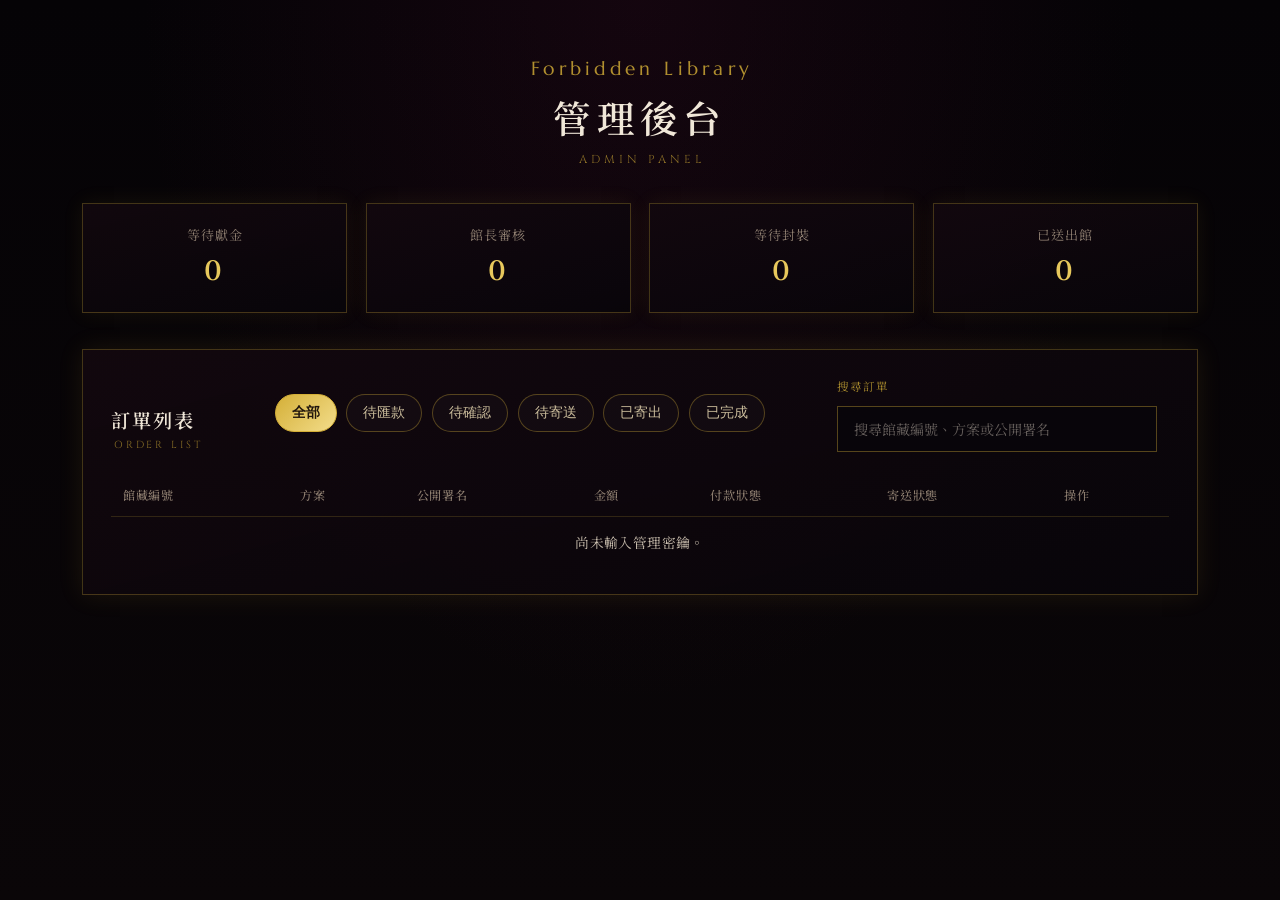
<file: admin.html>
<!DOCTYPE html>
<html lang="zh-TW">
<head>
    <meta charset="UTF-8">
    <meta name="viewport" content="width=device-width, initial-scale=1.0">
    <title>Forbidden Library — 管理後台</title>
    <meta name="description" content="Forbidden Library 管理後台">
    <link rel="preconnect" href="https://fonts.googleapis.com">
    <link rel="preconnect" href="https://fonts.gstatic.com" crossorigin>
    <link href="https://fonts.googleapis.com/css2?family=Cinzel:wght@300;400;600;700&family=Marcellus&family=Noto+Serif+JP:wght@300;400;600&family=Noto+Serif+TC:wght@300;400;600&display=swap" rel="stylesheet">
    <link rel="stylesheet" href="admin.css">
</head>
<body class="admin-page">
    <div class="admin-shell">
        <header class="admin-header">
            <p class="admin-header__brand">Forbidden Library</p>
            <h1 class="admin-header__title">管理後台</h1>
            <p class="admin-header__subtitle">ADMIN PANEL</p>
        </header>

        <section class="admin-stats" aria-label="訂單統計">
            <button type="button" class="admin-stat-card" data-filter="待匯款">
                <span class="admin-stat-card__label">等待獻金</span>
                <span class="admin-stat-card__value" id="admin-stat-awaiting-payment">0</span>
            </button>

            <button type="button" class="admin-stat-card" data-filter="待確認">
                <span class="admin-stat-card__label">館長審核</span>
                <span class="admin-stat-card__value" id="admin-stat-pending-review">0</span>
            </button>

            <button type="button" class="admin-stat-card" data-filter="待寄送">
                <span class="admin-stat-card__label">等待封裝</span>
                <span class="admin-stat-card__value" id="admin-stat-ready-ship">0</span>
            </button>

            <button type="button" class="admin-stat-card" data-filter="已寄出">
                <span class="admin-stat-card__label">已送出館</span>
                <span class="admin-stat-card__value" id="admin-stat-shipped">0</span>
            </button>
        </section>

        <section class="admin-panel" aria-label="訂單列表">
            <div class="admin-panel__head">
                <div>
                    <h2 class="admin-panel__title">訂單列表</h2>
                    <p class="admin-panel__subtitle">ORDER LIST</p>
                </div>
                <div class="admin-filters">
                    <button class="admin-filter is-active" data-filter="all">
                        全部
                    </button>
                
                    <button class="admin-filter" data-filter="待匯款">
                        待匯款
                    </button>
                
                    <button class="admin-filter" data-filter="待確認">
                        待確認
                    </button>
                
                    <button class="admin-filter" data-filter="待寄送">
                        待寄送
                    </button>
                
                    <button class="admin-filter" data-filter="已寄出">
                        已寄出
                    </button>
                
                    <button class="admin-filter" data-filter="已完成">
                        已完成
                    </button>
                </div>
                <div class="admin-search">
                    <label class="admin-search__label" for="admin-order-search">
                        搜尋訂單
                    </label>
            
                    <input
                        type="search"
                        id="admin-order-search"
                        class="admin-search__input"
                        placeholder="搜尋館藏編號、方案或公開署名"
                        autocomplete="off"
                    >
            
                    <button
                        type="button"
                        class="admin-search__clear"
                        id="admin-order-search-clear"
                        hidden
                    >
                        清除
                    </button>
                </div>
            </div>

            <div class="admin-table-wrap">
                <table class="admin-table" id="admin-orders-table">
                    <thead>
                        <tr>
                            <th scope="col">館藏編號</th>
                            <th scope="col">方案</th>
                            <th scope="col">公開署名</th>
                            <th scope="col">金額</th>
                            <th scope="col">付款狀態</th>
                            <th scope="col">寄送狀態</th>
                            <th scope="col">操作</th>
                        </tr>
                    </thead>
                    <tbody id="admin-orders-body"></tbody>
                </table>
            </div>
        </section>
    </div>

    <div class="admin-modal" id="admin-order-modal" hidden>
        <div class="admin-modal__backdrop" id="admin-order-modal-backdrop" aria-hidden="true"></div>
        <div
            class="admin-modal__panel"
            role="dialog"
            aria-modal="true"
            aria-labelledby="admin-order-modal-title"
            id="admin-order-modal-panel"
        >
            <div class="admin-modal__head">
                <div>
                    <h2 class="admin-modal__title" id="admin-order-modal-title">訂單詳細資料</h2>
                    <p class="admin-modal__subtitle">ORDER DETAIL</p>
                </div>
                <button type="button" class="admin-modal__close" id="admin-order-modal-close" aria-label="關閉">×</button>
            </div>

            <form class="admin-modal__form" id="admin-order-form" novalidate>
                <div class="admin-modal__body">
                    <div class="admin-modal__grid">
                        <div class="admin-field admin-field--readonly">
                            <span class="admin-field__label">館藏編號</span>
                            <p class="admin-field__value" id="admin-detail-archive-id">—</p>
                        </div>
                        <div class="admin-field admin-field--readonly">
                            <span class="admin-field__label">方案名稱</span>
                            <p class="admin-field__value" id="admin-detail-plan-name">—</p>
                        </div>
                        <div class="admin-field admin-field--readonly">
                            <span class="admin-field__label">方案金額</span>
                            <p class="admin-field__value" id="admin-detail-plan-price">—</p>
                        </div>
                        <div class="admin-field admin-field--readonly">
                            <span class="admin-field__label">真實姓名</span>
                            <p class="admin-field__value" id="admin-detail-real-name">—</p>
                        </div>
                        <div class="admin-field admin-field--readonly">
                            <span class="admin-field__label">Email</span>
                            <p class="admin-field__value" id="admin-detail-email">—</p>
                        </div>
                        <div class="admin-field admin-field--readonly">
                            <span class="admin-field__label">手機號碼</span>
                            <p class="admin-field__value" id="admin-detail-phone">—</p>
                        </div>
                        <div class="admin-field admin-field--readonly">
                            <span class="admin-field__label">Instagram</span>
                            <p class="admin-field__value" id="admin-detail-instagram">—</p>
                        </div>
                        <div class="admin-field admin-field--readonly">
                            <span class="admin-field__label">公開署名</span>
                            <p class="admin-field__value" id="admin-detail-public-name">—</p>
                        </div>
                        <div class="admin-field admin-field--readonly">
                            <span class="admin-field__label">寄送方式</span>
                            <p class="admin-field__value" id="admin-detail-shipping-method">—</p>
                        </div>
                        <div class="admin-field admin-field--readonly">
                            <span class="admin-field__label">收件人姓名</span>
                            <p class="admin-field__value" id="admin-detail-recipient-name">—</p>
                        </div>
                        <div class="admin-field admin-field--readonly">
                            <span class="admin-field__label">收件人電話</span>
                            <p class="admin-field__value" id="admin-detail-recipient-phone">—</p>
                        </div>
                        <div class="admin-field admin-field--full admin-field--readonly">
                            <span class="admin-field__label">收件資訊</span>
                            <p class="admin-field__value admin-field__value--multiline" id="admin-detail-shipping-info">—</p>
                        </div>
                        <div class="admin-field admin-field--editable">
                            <label class="admin-field__label" for="admin-detail-payment-status">付款狀態</label>
                            <select class="admin-field__control" id="admin-detail-payment-status" name="paymentStatus">
                                <option value="待匯款">待匯款</option>
                                <option value="待確認">待確認</option>
                                <option value="已確認">已確認</option>
                            </select>
                        </div>
                        <div class="admin-field admin-field--readonly">
                            <span class="admin-field__label">匯款日期</span>
                            <p class="admin-field__value" id="admin-detail-transfer-date">—</p>
                        </div>
                        <div class="admin-field admin-field--readonly">
                            <span class="admin-field__label">匯款金額</span>
                            <p class="admin-field__value" id="admin-detail-transfer-amount">—</p>
                        </div>
                        <div class="admin-field admin-field--readonly">
                            <span class="admin-field__label">匯款末五碼</span>
                            <p class="admin-field__value" id="admin-detail-transfer-last-five">—</p>
                        </div>
                        <div class="admin-field admin-field--editable">
                            <label class="admin-field__label" for="admin-detail-shipping-status">寄送狀態</label>
                            <select class="admin-field__control" id="admin-detail-shipping-status" name="shippingStatus">
                                <option value="尚未處理">尚未處理</option>
                                <option value="製作中">製作中</option>
                                <option value="待寄送">待寄送</option>
                                <option value="已寄出">已寄出</option>
                                <option value="已完成">已完成</option>
                            </select>
                        </div>
                        <div class="admin-field admin-field--editable">
                            <label class="admin-field__label" for="admin-detail-tracking-number">物流編號</label>
                        
                            <div class="admin-tracking">
                                <input
                                    class="admin-field__control"
                                    type="text"
                                    id="admin-detail-tracking-number"
                                    name="trackingNumber"
                                    autocomplete="off"
                                >
                        
                                <button
                                    type="button"
                                    class="admin-tracking__copy"
                                    id="admin-copy-tracking-number"
                                >
                                    複製
                                </button>
                            </div>
                        </div>
                        <div class="admin-field admin-field--full admin-field--editable">
                            <label class="admin-field__label" for="admin-detail-admin-note">管理備註</label>
                            <textarea class="admin-field__control admin-field__control--textarea" id="admin-detail-admin-note" name="adminNote" rows="4"></textarea>
                        </div>
                    </div>
                </div>

                <p class="admin-modal__feedback" id="admin-order-modal-feedback" role="status" hidden></p>

                <footer class="admin-modal__foot">
                    <div class="admin-modal__actions">
                        <button type="submit" class="admin-modal__save">【儲存變更】</button>
                        <button type="button" class="admin-modal__cancel" id="admin-order-modal-cancel">【關閉】</button>
                    </div>
                </footer>
            </form>
        </div>
    </div>

    <p class="admin-toast" id="admin-toast" role="status" aria-live="polite" hidden></p>

    <script src="admin.js"></script>
</body>
</html>
</file>
<file: style.css>
/* ============================================
   禁書圖書館 — Forbidden Library
   配色：黑 · 深酒紅 · 金
   ============================================ */

:root {
    --black: #0a0608;
    --black-soft: #120a0f;
    --burgundy-dark: #2d0a1a;
    --burgundy: #4a0e2e;
    --burgundy-light: #6b1a3a;
    --red-spider: #8b1a3a;
    --red-spider-bright: #c41e3a;
    --gold: #d4af37;
    --gold-light: #f0d060;
    --gold-dark: #8b6914;
    --text-primary: #e8dcc8;
    --text-muted: #9a8a7a;
    --font-zh: 'Noto Serif TC', 'Noto Serif JP', serif;
    --font-en: 'Cinzel', serif;
    --font-brand: 'Marcellus', 'Cormorant Garamond', serif;
    --nav-height: 72px;
    --glass-bg: rgba(18, 10, 15, 0.52);
    --glass-border: rgba(212, 175, 55, 0.2);
    --glass-shadow: 0 12px 40px rgba(0, 0, 0, 0.38), inset 0 1px 0 rgba(212, 175, 55, 0.14);
    --section-gap: clamp(3rem, 8vw, 5rem);
    --hero-ease: cubic-bezier(0.22, 1, 0.36, 1);
    --hero-max: 880px;

    /* ---- 禁書圖書館設計系統 ---- */
    --chapter-max: 1100px;
    --chapter-num-size: clamp(0.64rem, 1.3vh, 0.74rem);
    --chapter-num-spacing: 0.52em;
    --chapter-title-size: clamp(2.22rem, 5.04vw, 3.18rem);
    --chapter-title-size-sm: clamp(1.85rem, 4.2vw, 2.65rem);
    --chapter-subtitle-size: clamp(0.6rem, 1.25vh, 0.72rem);
    --chapter-subtitle-spacing: 0.38em;
    --chapter-header-gap: clamp(2rem, 4vh, 2.75rem);
    --lib-glass-bg: rgba(8, 5, 10, 0.55);
    --lib-glass-bg-soft: rgba(18, 10, 15, 0.52);
    --lib-glass-border: rgba(212, 175, 55, 0.28);
    --lib-glass-border-soft: rgba(212, 175, 55, 0.2);
    --lib-glass-inset: inset 0 1px 0 rgba(212, 175, 55, 0.06);
    --lib-glass-shadow: 0 12px 40px rgba(0, 0, 0, 0.35);
    --lib-glow-soft: 0 0 36px rgba(212, 175, 55, 0.16);
    --lib-glow-hover: 0 0 36px rgba(212, 175, 55, 0.16), 0 0 72px rgba(212, 175, 55, 0.07);
    --lib-hover-scale: 1.03;
    --lib-hover-duration: 0.45s;
    --lib-body-line: 1.9;
    --lib-body-color: rgba(232, 220, 200, 0.88);
    --lib-body-muted: rgba(154, 138, 122, 0.92);
}

.visually-hidden {
    position: absolute;
    width: 1px;
    height: 1px;
    padding: 0;
    margin: -1px;
    overflow: hidden;
    clip: rect(0, 0, 0, 0);
    white-space: nowrap;
    border: 0;
}

*, *::before, *::after {
    margin: 0;
    padding: 0;
    box-sizing: border-box;
}

html {
    scroll-behavior: smooth;
    scroll-padding-top: var(--nav-height);
}

body {
    font-family: var(--font-zh);
    background-color: var(--black);
    color: var(--text-primary);
    overflow-x: hidden;
    min-height: 100vh;
    text-rendering: optimizeLegibility;
    -webkit-font-smoothing: antialiased;
    line-height: 1.7;
}

body.is-site-loading {
    overflow: hidden;
}

/* ---- 開場 Loading ---- */
.site-loader {
    position: fixed;
    inset: 0;
    z-index: 9999;
    display: flex;
    align-items: center;
    justify-content: center;
    background:
        radial-gradient(ellipse at 50% 42%, rgba(45, 10, 26, 0.28) 0%, transparent 58%),
        linear-gradient(180deg, #070408 0%, #050306 100%);
    opacity: 0;
    pointer-events: auto;
    transition: opacity 0.48s ease;
}

.site-loader[hidden] {
    display: none;
}

.site-loader.is-visible {
    opacity: 1;
}

.site-loader.is-hiding {
    opacity: 0;
    pointer-events: none;
}

.site-loader__ambient {
    position: absolute;
    inset: 0;
    pointer-events: none;
}

.site-loader__sigil {
    position: absolute;
    top: 50%;
    left: 50%;
    width: min(420px, 82vw);
    height: min(420px, 82vw);
    transform: translate(-50%, -50%);
    border-radius: 50%;
    border: 1px solid rgba(212, 175, 55, 0.04);
    box-shadow:
        inset 0 0 0 1px rgba(212, 175, 55, 0.025),
        0 0 64px rgba(212, 175, 55, 0.03);
}

.site-loader__sigil::before {
    content: '';
    position: absolute;
    top: 50%;
    left: 50%;
    width: 68%;
    height: 68%;
    transform: translate(-50%, -50%);
    border-radius: 50%;
    border: 1px solid rgba(212, 175, 55, 0.03);
}

.site-loader__inner {
    position: relative;
    z-index: 1;
    width: min(100%, 320px);
    padding: 0 1.5rem;
    text-align: center;
}

.site-loader__brand {
    margin: 0 0 1.35rem;
    font-family: var(--font-en);
    font-size: clamp(0.82rem, 2.2vw, 0.98rem);
    font-weight: 400;
    letter-spacing: 0.38em;
    text-indent: 0.38em;
    color: rgba(212, 175, 55, 0.88);
}

.site-loader__status {
    margin: 0 0 1.15rem;
    font-family: var(--font-zh);
    font-size: clamp(0.82rem, 1.8vh, 0.92rem);
    font-weight: 300;
    letter-spacing: 0.28em;
    text-indent: 0.28em;
    color: rgba(176, 160, 142, 0.82);
}

.site-loader__track {
    height: 1px;
    margin: 0 auto;
    background: rgba(212, 175, 55, 0.12);
    box-shadow: 0 0 8px rgba(212, 175, 55, 0.06);
    overflow: hidden;
}

.site-loader__fill {
    display: block;
    width: 0%;
    height: 100%;
    background: linear-gradient(90deg, rgba(139, 26, 58, 0.55) 0%, rgba(212, 175, 55, 0.92) 100%);
    box-shadow: 0 0 10px rgba(212, 175, 55, 0.28);
    transition: width 0.12s linear;
}

.site-loader__percent {
    margin: 0.75rem 0 0;
    font-family: var(--font-en);
    font-size: 0.68rem;
    font-weight: 400;
    letter-spacing: 0.22em;
    color: rgba(212, 175, 55, 0.62);
}

.site-loader__opened {
    margin: 0.35rem 0 0;
    font-family: var(--font-en);
    font-size: clamp(0.72rem, 1.6vh, 0.82rem);
    font-weight: 400;
    letter-spacing: 0.34em;
    text-indent: 0.34em;
    color: rgba(240, 208, 96, 0.92);
    opacity: 0;
    transform: translateY(6px);
    transition:
        opacity 0.35s ease,
        transform 0.35s ease;
}

.site-loader__opened.is-visible {
    opacity: 1;
    transform: translateY(0);
}

/* ---- Glassmorphism ---- */
.glass,
.lib-card {
    background: var(--lib-glass-bg-soft);
    backdrop-filter: blur(18px) saturate(1.12);
    -webkit-backdrop-filter: blur(18px) saturate(1.12);
    border: 1px solid var(--lib-glass-border-soft);
    box-shadow: var(--lib-glass-inset), var(--lib-glass-shadow);
}

.lib-card {
    background: var(--lib-glass-bg);
    border-color: var(--lib-glass-border);
}

/* ---- 章節標題系統 ---- */
.chapter-header {
    margin-bottom: var(--chapter-header-gap);
}

.chapter-header--center {
    text-align: center;
}

.chapter-header__chapter,
.archive-section__chapter {
    margin: 0 0 1.25rem;
    font-family: var(--font-en);
    font-size: var(--chapter-num-size);
    font-weight: 400;
    letter-spacing: var(--chapter-num-spacing);
    text-indent: var(--chapter-num-spacing);
    color: rgba(212, 175, 55, 0.55);
}

.chapter-header--center .chapter-header__chapter {
    text-indent: 0;
}

.chapter-header__title,
.archive-section__title {
    margin: 0 0 0.65rem;
    font-family: var(--font-zh);
    font-size: var(--chapter-title-size-sm);
    font-weight: 600;
    letter-spacing: 0.18em;
    text-indent: 0.18em;
    color: var(--text-primary);
}

.chapter-header--center .chapter-header__title {
    font-size: var(--chapter-title-size-sm);
    text-indent: 0;
}

.archive-section__title {
    font-size: var(--chapter-title-size);
}

.chapter-header__subtitle,
.archive-section__subtitle {
    margin: 0;
    font-family: var(--font-en);
    font-size: var(--chapter-subtitle-size);
    font-weight: 300;
    letter-spacing: var(--chapter-subtitle-spacing);
    text-indent: var(--chapter-subtitle-spacing);
    text-transform: uppercase;
    color: rgba(212, 175, 55, 0.62);
}

.chapter-header--center .chapter-header__subtitle {
    text-indent: 0;
}

.chapter-header__subtitle::after,
.archive-section__subtitle::after {
    content: '';
    display: block;
    width: clamp(2.5rem, 5vw, 3.5rem);
    height: 1px;
    margin-top: clamp(1rem, 2vh, 1.35rem);
    background: linear-gradient(90deg, rgba(212, 175, 55, 0.55), rgba(212, 175, 55, 0.18));
}

.chapter-header--center .chapter-header__subtitle::after {
    margin-inline: auto;
    background: linear-gradient(90deg, transparent, rgba(212, 175, 55, 0.55) 20%, rgba(212, 175, 55, 0.55) 80%, transparent);
}

.archive-section__subtitle::after {
    margin-left: var(--chapter-subtitle-spacing);
}

/* ---- 章節區塊容器 ---- */
.lib-section {
    position: relative;
    z-index: 2;
    padding: var(--section-gap) clamp(1.25rem, 4vw, 2rem);
}

.lib-section__inner {
    width: 100%;
    max-width: var(--chapter-max);
    margin: 0 auto;
}

.lib-section__lead {
    max-width: 36em;
    margin: 0 auto clamp(2.5rem, 5vh, 3.5rem);
    font-family: var(--font-zh);
    font-size: clamp(0.92rem, 1.8vh, 1.02rem);
    font-weight: 300;
    line-height: var(--lib-body-line);
    letter-spacing: 0.06em;
    text-align: center;
    color: var(--lib-body-muted);
}

/* ---- 統一 Hover / Glow ---- */
.lib-hover {
    transform-origin: center center;
    transition:
        transform var(--lib-hover-duration) var(--hero-ease),
        box-shadow var(--lib-hover-duration) var(--hero-ease),
        border-color var(--lib-hover-duration) var(--hero-ease),
        opacity var(--lib-hover-duration) var(--hero-ease);
}

.lib-hover:hover {
    transform: scale(var(--lib-hover-scale));
    box-shadow:
        var(--lib-glass-inset),
        0 24px 52px rgba(0, 0, 0, 0.38),
        var(--lib-glow-hover);
    border-color: rgba(212, 175, 55, 0.38);
}

/* ---- 固定導覽列 ---- */
.nav {
    position: fixed;
    top: 0;
    left: 0;
    right: 0;
    z-index: 100;
    height: var(--nav-height);
    transition: background 0.35s ease, border-color 0.35s ease, box-shadow 0.35s ease;
}

.nav__inner {
    position: relative;
    max-width: 1100px;
    height: 100%;
    margin: 0 auto;
    padding: 0 1.5rem;
    display: flex;
    align-items: center;
    justify-content: space-between;
    gap: 1rem;
}

.nav__brand {
    display: inline-flex;
    align-items: center;
    gap: 0.75rem;
    text-decoration: none;
    color: var(--text-primary);
    min-width: 0;
}

.nav__seal {
    width: 36px;
    height: 36px;
    border: 1px solid var(--gold);
    border-radius: 50%;
    display: inline-flex;
    align-items: center;
    justify-content: center;
    font-family: var(--font-zh);
    font-size: 0.95rem;
    color: var(--gold);
    background: rgba(74, 14, 46, 0.35);
    flex-shrink: 0;
}

.nav__name {
    font-family: var(--font-en);
    font-size: 0.85rem;
    letter-spacing: 0.18em;
    text-transform: uppercase;
    white-space: nowrap;
    overflow: hidden;
    text-overflow: ellipsis;
}

.nav__menu {
    display: flex;
    align-items: center;
    gap: 2rem;
}

.nav__links {
    display: flex;
    align-items: center;
    gap: 1.75rem;
    list-style: none;
}

.nav__link {
    position: relative;
    font-family: var(--font-en);
    font-size: 0.72rem;
    letter-spacing: 0.22em;
    text-transform: uppercase;
    color: var(--text-muted);
    text-decoration: none;
    transition: color 0.3s ease;
}

.nav__link::after {
    content: '';
    position: absolute;
    left: 50%;
    bottom: -6px;
    width: 24px;
    height: 1px;
    margin-left: -12px;
    background: rgba(212, 175, 55, 0.88);
    transform: translateX(-50%) scaleX(0);
    transform-origin: center;
    transition: transform 0.3s ease;
    opacity: 0.9;
}

.nav:not(.nav--scrolled) {
    background: linear-gradient(180deg, rgba(10, 6, 8, 0.72) 0%, rgba(10, 6, 8, 0) 100%);
}

.nav:not(.nav--scrolled) .nav__link {
    color: rgba(232, 220, 200, 0.72);
}

.nav:not(.nav--scrolled) .nav__name {
    color: var(--text-primary);
}

.nav__link.is-active {
    color: rgba(245, 236, 220, 0.96);
}

.nav__link.is-active::after {
    transform: translateX(-50%) scaleX(1);
}

.nav__link:hover:not(.is-active),
.nav__link:focus-visible:not(.is-active) {
    color: var(--gold-light);
}

.nav__link:hover:not(.is-active)::after,
.nav__link:focus-visible:not(.is-active)::after {
    transform: translateX(-50%) scaleX(1);
}

.nav__cta {
    padding: 0.65rem 1.25rem;
    border: 1px solid rgba(212, 175, 55, 0.45);
    border-radius: 2px;
    color: var(--gold-light);
    font-size: 0.78rem;
    letter-spacing: 0.18em;
    text-decoration: none;
    background: rgba(74, 14, 46, 0.45);
}

.nav__toggle {
    display: none;
    width: 42px;
    height: 42px;
    border: 1px solid rgba(212, 175, 55, 0.25);
    border-radius: 4px;
    background: rgba(18, 10, 15, 0.55);
    cursor: pointer;
    padding: 0;
    align-items: center;
    justify-content: center;
    flex-direction: column;
    gap: 5px;
}

.nav__toggle span {
    display: block;
    width: 18px;
    height: 1px;
    background: var(--gold);
    transition: transform 0.3s ease, opacity 0.3s ease;
}

.nav--scrolled {
    background: rgba(10, 6, 8, 0.72);
    backdrop-filter: blur(16px) saturate(1.1);
    -webkit-backdrop-filter: blur(16px) saturate(1.1);
    border-bottom: 1px solid rgba(212, 175, 55, 0.12);
    box-shadow: 0 8px 24px rgba(0, 0, 0, 0.25);
}

/* ---- Scroll reveal ---- */
.reveal,
.archive-reveal {
    opacity: 0;
    transform: translateY(24px);
    transition:
        opacity 0.65s ease-out,
        transform 0.65s ease-out;
    transition-delay: var(--reveal-delay, 0s);
}

.reveal--visible,
.archive-reveal.reveal--visible {
    opacity: 1;
    transform: translateY(0);
}

/* ---- 全站按鈕 Hover 統一 ---- */
.lib-btn-interact {
    transition:
        border-color 0.3s ease,
        background 0.3s ease,
        color 0.3s ease,
        box-shadow 0.3s ease,
        transform 0.3s ease,
        text-shadow 0.3s ease;
}

.lib-btn-interact:hover,
.lib-btn-interact:focus-visible {
    border-color: rgba(212, 175, 55, 0.52);
    background: linear-gradient(135deg, rgba(212, 175, 55, 0.1) 0%, rgba(74, 14, 46, 0.22) 100%);
    color: rgba(255, 248, 232, 0.98);
    box-shadow:
        0 0 18px rgba(212, 175, 55, 0.18),
        0 4px 16px rgba(0, 0, 0, 0.22);
    transform: translateY(-2px);
}

.lib-btn-interact:active {
    transform: translateY(0);
}

.lib-btn-interact--gold:hover,
.lib-btn-interact--gold:focus-visible {
    color: rgba(12, 8, 6, 0.98);
    background: linear-gradient(
        135deg,
        rgba(240, 208, 96, 0.98) 0%,
        rgba(212, 175, 55, 0.92) 52%,
        rgba(212, 175, 55, 0.16) 100%
    );
    border-color: rgba(240, 208, 96, 0.72);
    box-shadow:
        0 0 18px rgba(212, 175, 55, 0.22),
        0 4px 16px rgba(0, 0, 0, 0.22);
    transform: translateY(-2px);
}

.archive-panel-wrap:hover .archive-panel__hint.lib-btn-interact {
    border-color: rgba(212, 175, 55, 0.52);
    background: linear-gradient(135deg, rgba(212, 175, 55, 0.1) 0%, rgba(74, 14, 46, 0.22) 100%);
    color: rgba(255, 248, 232, 0.98);
    box-shadow:
        0 0 18px rgba(212, 175, 55, 0.18),
        0 4px 16px rgba(0, 0, 0, 0.22);
    transform: translateY(-2px);
}

/* ---- 全站氛圍：金色灰塵 canvas ---- */
#particles {
    position: fixed;
    inset: 0;
    z-index: 0;
    pointer-events: none;
}

/* ---- 全站氛圍：滑鼠燭光（桌機） ---- */
.mouse-glow {
    position: fixed;
    top: 0;
    left: 0;
    width: clamp(280px, 24vw, 360px);
    height: clamp(280px, 24vw, 360px);
    pointer-events: none;
    z-index: 0;
    opacity: 0;
    border-radius: 50%;
    background: radial-gradient(
        circle closest-side,
        rgba(228, 198, 130, 0.07) 0%,
        rgba(212, 165, 90, 0.035) 32%,
        rgba(196, 140, 70, 0.012) 52%,
        rgba(212, 175, 55, 0) 72%
    );
    filter: blur(32px);
    transform: translate(-50%, -50%);
    will-change: transform;
}

.mouse-glow.is-active {
    opacity: 1;
}

@media (hover: none), (pointer: coarse) {
    .mouse-glow {
        display: none;
    }
}

/* ---- 全站自訂滑鼠（桌機） ---- */
html.has-custom-cursor,
html.has-custom-cursor * {
    cursor: none !important;
}

.custom-cursor {
    position: fixed;
    inset: 0;
    z-index: 9998;
    pointer-events: none;
    opacity: 0;
    transition: opacity 0.25s ease;
}

.custom-cursor[hidden] {
    display: none;
}

.custom-cursor.is-visible {
    opacity: 1;
}

.custom-cursor__dot {
    position: fixed;
    top: 0;
    left: 0;
    width: 4px;
    height: 4px;
    margin: -2px 0 0 -2px;
    border-radius: 50%;
    background: rgba(139, 105, 20, 0.94);
    box-shadow: 0 0 6px rgba(212, 175, 55, 0.22);
    will-change: transform;
}

.custom-cursor__ring {
    position: fixed;
    top: 0;
    left: 0;
    width: 28px;
    height: 28px;
    margin: -14px 0 0 -14px;
    border-radius: 50%;
    border: 1px solid rgba(212, 175, 55, 0.52);
    background: transparent;
    display: flex;
    align-items: center;
    justify-content: center;
    will-change: transform, width, height;
    transition:
        width 0.25s ease,
        height 0.25s ease,
        margin 0.25s ease,
        border-color 0.25s ease,
        background 0.25s ease;
}

.custom-cursor__ring.is-hover {
    width: 44px;
    height: 44px;
    margin: -22px 0 0 -22px;
    border-color: rgba(240, 208, 96, 0.82);
    background: rgba(212, 175, 55, 0.08);
}

.custom-cursor__label {
    font-family: var(--font-en);
    font-size: 0.5rem;
    font-weight: 400;
    letter-spacing: 0.2em;
    text-indent: 0.2em;
    color: rgba(240, 208, 96, 0.9);
    opacity: 0;
    transition: opacity 0.2s ease;
    pointer-events: none;
    user-select: none;
}

.custom-cursor__ring.has-label .custom-cursor__label {
    opacity: 1;
}

@media (hover: none), (pointer: coarse) {
    .custom-cursor {
        display: none;
    }

    html.has-custom-cursor,
    html.has-custom-cursor * {
        cursor: auto !important;
    }
}

/* ---- 彼岸花裝飾 ---- */
.lily {
    position: fixed;
    z-index: 1;
    pointer-events: none;
    opacity: 0;
    animation: lilyFadeIn 2.4s var(--hero-ease) 0.4s forwards;
}

.lily__inner {
    width: 100%;
    height: 100%;
    transform-origin: bottom center;
    animation: lilyFloat 7s ease-in-out infinite;
}

.lily--right .lily__inner {
    animation-name: lilyFloatRight;
}

.lily svg {
    width: 100%;
    height: 100%;
    filter: drop-shadow(0 0 24px rgba(196, 30, 58, 0.35));
}

.lily--left {
    left: -16px;
    bottom: -8px;
    width: clamp(72px, 10vw, 120px);
    height: clamp(180px, 24vw, 280px);
}

.lily--right {
    right: -16px;
    bottom: -8px;
    width: clamp(72px, 10vw, 120px);
    height: clamp(180px, 24vw, 280px);
}

.lily--left .lily__inner {
    animation-delay: 0s;
}

.lily--right .lily__inner {
    animation-delay: -2.5s;
}

@keyframes lilyFadeIn {
    to { opacity: 0.72; }
}

@keyframes lilyFloat {
    0%, 100% { transform: rotate(-3deg) translateY(0); }
    50% { transform: rotate(3deg) translateY(-10px); }
}

@keyframes lilyFloatRight {
    0%, 100% { transform: scaleX(-1) rotate(-3deg) translateY(0); }
    50% { transform: scaleX(-1) rotate(3deg) translateY(-10px); }
}

/* ---- 古書裝飾 ---- */
.books {
    position: fixed;
    z-index: 1;
    pointer-events: none;
    display: flex;
    flex-direction: column;
    gap: 4px;
    opacity: 0;
    animation: booksFadeIn 2s ease 1s forwards;
}

.books--left {
    left: 30px;
    top: 50%;
    transform: translateY(-50%);
}

.books--right {
    right: 30px;
    top: 50%;
    transform: translateY(-50%);
}

.book {
    width: 48px;
    height: 8px;
    border-radius: 1px 3px 3px 1px;
    position: relative;
    box-shadow: 2px 2px 8px rgba(0, 0, 0, 0.5);
}

.book::after {
    content: '';
    position: absolute;
    left: 4px;
    top: 50%;
    transform: translateY(-50%);
    width: 1px;
    height: 60%;
    background: rgba(212, 175, 55, 0.3);
}

.book--1 { width: 42px; background: linear-gradient(135deg, var(--burgundy) 0%, var(--burgundy-dark) 100%); }
.book--2 { width: 50px; background: linear-gradient(135deg, #1a1020 0%, var(--black-soft) 100%); margin-left: 6px; }
.book--3 { width: 38px; background: linear-gradient(135deg, var(--gold-dark) 0%, #3d2e10 100%); margin-left: 3px; }
.book--4 { width: 45px; background: linear-gradient(135deg, var(--burgundy-light) 0%, var(--burgundy) 100%); margin-left: auto; }
.book--5 { width: 52px; background: linear-gradient(135deg, #1a1020 0%, var(--black-soft) 100%); margin-left: auto; margin-right: 4px; }
.book--6 { width: 40px; background: linear-gradient(135deg, var(--gold-dark) 0%, #3d2e10 100%); margin-left: auto; margin-right: 8px; }

@keyframes booksFadeIn {
    to { opacity: 0.5; }
}

/* ---- 魔法圓陣 ---- */
.magic-circle {
    position: fixed;
    top: 50%;
    left: 50%;
    transform: translate(-50%, -50%);
    width: 500px;
    height: 500px;
    z-index: 0;
    pointer-events: none;
    opacity: 0;
    animation: circleAppear 3s ease 0.3s forwards, circleRotate 60s linear infinite;
}

.magic-circle svg {
    width: 100%;
    height: 100%;
}

@keyframes circleAppear {
    to { opacity: 0.4; }
}

@keyframes circleRotate {
    from { transform: translate(-50%, -50%) rotate(0deg); }
    to { transform: translate(-50%, -50%) rotate(360deg); }
}

/* ---- Hero 區塊 ---- */
.hero {
    position: relative;
    min-height: 88vh;
    min-height: 88dvh;
    display: flex;
    flex-direction: column;
    align-items: center;
    justify-content: center;
    z-index: 2;
    padding: 88px 0 40px;
    overflow: hidden;
    background: #050306;
}

.hero__bg {
    position: absolute;
    inset: 0;
    z-index: 0;
    pointer-events: none;
    overflow: hidden;
}

.hero__library {
    position: absolute;
    inset: -8%;
    width: 116%;
    height: 116%;
    object-fit: cover;
    filter: blur(8px) brightness(0.32) saturate(0.8);
    opacity: 0;
    transition: opacity 2s var(--hero-ease);
}

.hero.is-atmosphere .hero__library {
    opacity: 0.85;
}

.hero__bg-dim {
    position: absolute;
    inset: 0;
    background:
        radial-gradient(ellipse 50% 42% at 50% 46%, rgba(212, 175, 55, 0.04) 0%, transparent 68%),
        linear-gradient(180deg, rgba(0, 0, 0, 0.45) 0%, rgba(10, 6, 8, 0.82) 100%);
}

.hero__fog {
    position: absolute;
    left: -20%;
    right: -20%;
    height: 55%;
    background: radial-gradient(ellipse at center, rgba(45, 10, 26, 0.18) 0%, transparent 70%);
    filter: blur(40px);
    opacity: 0;
}

.hero.is-atmosphere .hero__fog {
    opacity: 1;
    animation: heroFogDrift 22s ease-in-out infinite;
}

.hero__fog--1 { bottom: 8%; }
.hero__fog--2 {
    bottom: 24%;
    animation-delay: -8s;
}

@keyframes heroFogDrift {
    0%, 100% { transform: translateX(-1.5%); opacity: 0.25; }
    50% { transform: translateX(1.5%); opacity: 0.4; }
}

.hero__lily {
    position: absolute;
    bottom: 6%;
    width: clamp(40px, 6vw, 60px);
    height: auto;
    z-index: 1;
    opacity: 0;
    pointer-events: none;
    transition: opacity 1.8s ease 0.6s;
}

.hero.is-atmosphere .hero__lily {
    opacity: 0.16;
}

.hero__lily--left { left: clamp(0.5rem, 4vw, 2rem); }
.hero__lily--right {
    right: clamp(0.5rem, 4vw, 2rem);
    transform: scaleX(-1);
}

.hero__lily svg {
    width: 100%;
    height: auto;
}

.hero__vignette {
    position: absolute;
    inset: 0;
    z-index: 1;
    pointer-events: none;
    background:
        radial-gradient(ellipse at center, transparent 32%, rgba(0, 0, 0, 0.78) 100%);
}

.hero__content {
    position: relative;
    z-index: 3;
    display: flex;
    flex-direction: column;
    align-items: center;
    justify-content: center;
    width: 100%;
    flex: 0 0 auto;
    margin-top: -40px;
}

.hero__canvas {
    --hero-float-range: 5px;
    --hero-book-width: clamp(320px, 28vw, 460px);
    --hero-book-height: calc(var(--hero-book-width) * 1536 / 1024);
    --hero-circle-size: calc(var(--hero-book-height) * 1.8);
    --hero-panel-width: min(520px, 90vw);
    display: flex;
    flex-direction: column;
    align-items: center;
    width: min(100%, 1180px);
    padding-inline: clamp(1rem, 3vw, 2rem);
}

/* ---- 標題層級 ---- */
.hero__header {
    flex-shrink: 0;
    width: 100%;
    max-width: 820px;
    text-align: center;
    display: flex;
    flex-direction: column;
    align-items: center;
    margin: 20px 0 0;
    padding: 0;
}

.hero__title {
    display: flex;
    flex-direction: column;
    align-items: center;
    gap: 0;
    margin: 0;
    padding: 0;
}

.hero__title-year {
    font-family: var(--font-en);
    font-size: clamp(0.7rem, 1.36vh, 0.85rem);
    font-weight: 300;
    letter-spacing: 0.62em;
    text-indent: 0.62em;
    color: rgba(212, 175, 55, 0.52);
    white-space: nowrap;
    margin-bottom: 12px;
}

.hero__title-line {
    display: block;
    white-space: nowrap;
}

.hero__title-line--brand {
    font-family: var(--font-zh);
    font-size: clamp(2rem, 5.2vh, 3.15rem);
    font-weight: 600;
    letter-spacing: 0.12em;
    line-height: 1.15;
    margin-bottom: 6px;
}

.hero__title-zh {
    color: #ffffff;
    font-weight: 600;
}

.hero__title-line--sub {
    font-family: var(--font-zh);
    font-size: calc(clamp(2rem, 5.2vh, 3.15rem) * 0.7);
    font-weight: 400;
    letter-spacing: 0.22em;
    text-indent: 0.22em;
    line-height: 1.2;
    color: rgba(255, 255, 255, 0.82);
}

.hero__title-brand {
    font-family: var(--font-brand);
    font-size: 1.06em;
    font-weight: 400;
    letter-spacing: 0.14em;
    color: var(--gold-light);
}

.hero__title-en {
    margin: 24px 0 0;
    font-family: var(--font-en);
    font-size: clamp(0.78rem, 1.85vh, 1.05rem);
    font-weight: 300;
    letter-spacing: 0.6em;
    text-indent: 0.6em;
    text-transform: uppercase;
    color: rgba(212, 175, 55, 0.72);
    white-space: nowrap;
}

.hero__tagline {
    margin: 12px 0 0;
    font-family: var(--font-zh);
    font-size: clamp(0.74rem, 1.55vh, 0.92rem);
    font-weight: 300;
    font-style: normal;
    letter-spacing: 0.06em;
    color: var(--text-muted);
    opacity: 0.7;
    line-height: 1.55;
    max-width: 34ch;
    text-align: center;
}

/* ---- 禁書展示區 ---- */
.hero__showcase {
    width: 100%;
    display: flex;
    align-items: center;
    justify-content: center;
    margin-top: 12px;
    margin-bottom: 0;
    padding-top: 0;
    padding-bottom: 0;
    overflow: visible;
}

.hero__focal {
    position: relative;
    width: var(--hero-book-width);
    max-width: 100%;
    height: var(--hero-book-height);
    display: flex;
    align-items: center;
    justify-content: center;
    margin: 0 0 -60px;
    padding: 0;
    overflow: visible;
    transform: translateY(-60px);
}

.hero__circles {
    position: absolute;
    top: 50%;
    left: 50%;
    transform: translate(-50%, -50%);
    z-index: 0;
    pointer-events: none;
    opacity: 0;
    transition: opacity 1.6s ease 0.2s;
}

.hero.is-phase-book .hero__circles {
    opacity: 0.045;
}

.hero__circle {
    position: absolute;
    top: 50%;
    left: 50%;
    transform: translate(-50%, -50%);
}

.hero__circle--primary {
    width: var(--hero-circle-size);
    height: var(--hero-circle-size);
}

.hero__circle--outer {
    width: calc(var(--hero-circle-size) * 1.04);
    height: calc(var(--hero-circle-size) * 1.04);
}

.hero__circle--primary svg {
    width: 100%;
    height: 100%;
    animation: heroCircleSpin1 40s linear infinite;
}

.hero__circle--outer svg {
    width: 100%;
    height: 100%;
    animation: heroCircleSpin2 40s linear infinite reverse;
}

@keyframes heroCircleSpin1 {
    from { transform: rotate(0deg); }
    to { transform: rotate(360deg); }
}

@keyframes heroCircleSpin2 {
    from { transform: rotate(0deg); }
    to { transform: rotate(360deg); }
}

.hero__book-glow {
    position: absolute;
    top: 50%;
    left: 50%;
    width: calc(var(--hero-book-width) * 1.35);
    height: calc(var(--hero-book-height) * 0.88);
    transform: translate(-50%, -50%);
    background:
        radial-gradient(ellipse at 50% 44%, rgba(240, 208, 96, 0.14) 0%, rgba(212, 175, 55, 0.05) 45%, transparent 72%);
    filter: blur(16px);
    z-index: 1;
    opacity: 0;
    pointer-events: none;
    transition: opacity 1.2s ease 0.3s;
}

.hero.is-phase-book .hero__book-glow {
    opacity: 1;
    animation: heroGlowPulse 5s ease-in-out infinite;
}

@keyframes heroGlowPulse {
    0%, 100% { opacity: 0.45; transform: translate(-50%, -50%) scale(1); }
    50% { opacity: 0.68; transform: translate(-50%, -50%) scale(1.04); }
}

.hero__book-particles {
    position: absolute;
    inset: -6%;
    width: 112%;
    height: 112%;
    z-index: 2;
    pointer-events: none;
    opacity: 0;
    transition: opacity 1s ease 0.5s;
}

.hero.is-phase-book .hero__book-particles {
    opacity: 0.28;
}

.hero__book-wrap {
    position: relative;
    z-index: 3;
    display: flex;
    align-items: center;
    justify-content: center;
    will-change: transform;
}

.hero__book-float {
    position: relative;
    display: flex;
    align-items: center;
    justify-content: center;
    animation: heroBookFloat 8s ease-in-out infinite;
    will-change: transform;
}

.hero__book-breathe {
    position: absolute;
    inset: -4%;
    border-radius: 50%;
    background: radial-gradient(circle at 50% 42%, rgba(240, 208, 96, 0.12) 0%, transparent 68%);
    filter: blur(10px);
    z-index: 0;
    pointer-events: none;
    animation: heroBookBreathe 5s ease-in-out infinite;
}

@keyframes heroBookBreathe {
    0%, 100% { opacity: 0.35; transform: scale(0.98); }
    50% { opacity: 0.62; transform: scale(1.02); }
}

.hero__book {
    position: relative;
    z-index: 1;
    width: var(--hero-book-width);
    height: auto;
    max-width: 100%;
    display: block;
    object-fit: contain;
    transition: transform 0.55s var(--hero-ease);
    filter: drop-shadow(0 16px 36px rgba(0, 0, 0, 0.45));
}

.hero__book-wrap:hover .hero__book {
    transform: scale(1.02);
}

@keyframes heroBookFloat {
    0%, 100% { transform: translateY(calc(var(--hero-float-range) * 0.5)); }
    50% { transform: translateY(calc(var(--hero-float-range) * -0.5)); }
}

.hero__actions {
    display: flex;
    flex-direction: column;
    align-items: center;
    width: 100%;
    margin-top: 0;
}

/* ---- 募資資訊卡（精品風格） ---- */
.hero__fund {
    box-sizing: border-box;
    flex-shrink: 0;
    width: min(420px, 92vw);
    min-height: 170px;
    padding: 28px 0 24px;
    display: flex;
    flex-direction: column;
    align-items: center;
    justify-content: center;
    text-align: center;
    background: rgba(8, 5, 7, 0.58);
    backdrop-filter: blur(18px) saturate(1.1);
    -webkit-backdrop-filter: blur(18px) saturate(1.1);
    border: 1px solid rgba(212, 175, 55, 0.32);
    border-radius: 4px;
    box-shadow:
        inset 0 1px 0 rgba(212, 175, 55, 0.07),
        0 8px 32px rgba(0, 0, 0, 0.28);
}

.hero__fund-row {
    margin: 0 0 24px;
    padding: 0 24px;
    font-family: var(--font-en);
    font-size: clamp(1rem, 2.2vh, 1.22rem);
    font-weight: 500;
    letter-spacing: 0.05em;
    color: rgba(154, 138, 122, 0.92);
    font-variant-numeric: tabular-nums;
}

.hero__fund-row span:first-child {
    color: var(--gold-light);
    font-weight: 600;
}

.hero__fund-sep {
    margin-inline: 0.45em;
    opacity: 0.45;
}

.hero__fund-track {
    width: 100%;
    padding: 0 24px;
    box-sizing: border-box;
    border: none;
    background: transparent;
    box-shadow: none;
}

.hero__fund-track .progress__bar {
    height: 8px;
    background: rgba(38, 34, 36, 0.95);
    border-radius: 999px;
    overflow: hidden;
}

.hero__fund-track .progress__fill {
    height: 100%;
    background: linear-gradient(90deg, rgba(184, 148, 46, 0.85) 0%, #d4af37 48%, var(--gold-light) 100%);
    border-radius: 999px;
    box-shadow: 0 0 14px rgba(212, 175, 55, 0.32);
    transition: width 2.2s var(--hero-ease);
}

.hero__fund-track .progress__shimmer {
    opacity: 0.18;
}

.hero__fund-track .progress__glow {
    display: none;
}

.hero__fund-meta {
    display: flex;
    align-items: center;
    justify-content: space-evenly;
    width: 100%;
    margin: 20px 0 0;
    padding: 0 24px;
    box-sizing: border-box;
    font-family: var(--font-en);
    font-size: clamp(0.72rem, 1.5vh, 0.84rem);
    font-weight: 400;
    letter-spacing: 0.18em;
    text-transform: uppercase;
    color: rgba(212, 175, 55, 0.68);
    font-variant-numeric: tabular-nums;
}

.hero__fund-meta-item {
    flex: 1;
    text-align: center;
}

.hero__fund-dot {
    flex: 0 0 auto;
    margin: 0;
    padding: 0 0.35em;
    opacity: 0.4;
}

/* ---- CTA 按鈕 ---- */
.hero__btn {
    flex-shrink: 0;
    display: inline-flex;
    align-items: center;
    justify-content: center;
    margin-top: 24px;
    width: 220px;
    max-width: 92vw;
    height: 54px;
    min-width: 0;
    padding: 0 1rem;
    box-sizing: border-box;
    background: rgba(6, 4, 6, 0.32);
    border: 1px solid rgba(212, 175, 55, 0.42);
    border-radius: 2px;
    color: var(--gold-light);
    font-family: var(--font-zh);
    font-size: clamp(0.78rem, 1.5vh, 0.88rem);
    letter-spacing: 0.28em;
    text-indent: 0.28em;
    text-decoration: none;
    cursor: pointer;
    transition:
        color 0.45s ease,
        background 0.45s ease,
        border-color 0.45s ease,
        box-shadow 0.55s ease,
        transform 0.45s var(--hero-ease);
}

.hero__btn:hover,
.hero__btn:focus-visible {
    color: #fff8e8;
    background: rgba(10, 6, 8, 0.48);
    border-color: rgba(212, 175, 55, 0.65);
    box-shadow:
        0 0 22px rgba(212, 175, 55, 0.26),
        0 0 44px rgba(212, 175, 55, 0.12);
    transform: translateY(-1px);
}

.hero__btn:active {
    transform: translateY(0);
    transition-duration: 0.12s;
}

/* Hero phased entrance */
.hero-reveal {
    opacity: 0;
    transform: translateY(20px);
    filter: blur(4px);
}

.hero.is-phase-title .hero-reveal[data-hero-phase="title"],
.hero.is-phase-book .hero-reveal[data-hero-phase="book"],
.hero.is-phase-metrics .hero-reveal[data-hero-phase="metrics"],
.hero.is-phase-cta .hero-reveal[data-hero-phase="cta"] {
    animation: heroFadeIn 1.15s var(--hero-ease) forwards;
}

.hero.is-phase-book .hero-reveal[data-hero-phase="title"],
.hero.is-phase-metrics .hero-reveal[data-hero-phase="title"],
.hero.is-phase-metrics .hero-reveal[data-hero-phase="book"],
.hero.is-phase-cta .hero-reveal[data-hero-phase="title"],
.hero.is-phase-cta .hero-reveal[data-hero-phase="book"],
.hero.is-phase-cta .hero-reveal[data-hero-phase="metrics"] {
    opacity: 1;
    transform: none;
    filter: none;
}

.hero.is-ready .hero-reveal {
    opacity: 1;
    transform: none;
    filter: none;
}

@keyframes heroFadeIn {
    to {
        opacity: 1;
        transform: translateY(0);
        filter: blur(0);
    }
}

@keyframes titleGlow {
    0%, 100% {
        filter: drop-shadow(0 0 16px rgba(212, 175, 55, 0.22));
    }
    50% {
        filter: drop-shadow(0 0 28px rgba(212, 175, 55, 0.38));
    }
}

@keyframes fadeDown {
    from {
        opacity: 0;
        transform: translateY(-15px);
    }
    to {
        opacity: 1;
        transform: translateY(0);
    }
}

/* ---- 募資進度條 ---- */
.progress {
    border-radius: 16px;
    padding: clamp(1.15rem, 3vw, 1.5rem) clamp(1.15rem, 3vw, 1.65rem);
    margin-bottom: clamp(1.5rem, 4vw, 2.25rem);
    text-align: left;
}

.progress__stats {
    display: flex;
    justify-content: space-between;
    gap: 1rem;
    margin-bottom: 1rem;
}

.progress__stat {
    display: flex;
    flex-direction: column;
    gap: 0.35rem;
}

.progress__stat--right {
    text-align: right;
}

.progress__label {
    font-size: 0.68rem;
    letter-spacing: 0.18em;
    color: var(--text-muted);
    text-transform: uppercase;
    font-family: var(--font-en);
}

.progress__value {
    font-size: clamp(1rem, 2.5vw, 1.2rem);
    color: var(--gold-light);
    font-weight: 600;
    font-family: var(--font-en);
    font-variant-numeric: tabular-nums;
}

.progress__track {
    padding: 3px;
    border-radius: 999px;
    background: rgba(10, 6, 8, 0.45);
    border: 1px solid rgba(212, 175, 55, 0.1);
    box-shadow: inset 0 1px 4px rgba(0, 0, 0, 0.35);
}

.progress__bar {
    height: 8px;
    background: rgba(45, 10, 26, 0.85);
    border-radius: 999px;
    overflow: hidden;
    position: relative;
}

.progress__fill {
    height: 100%;
    width: 0;
    background: linear-gradient(90deg, var(--burgundy) 0%, var(--red-spider) 38%, var(--gold) 100%);
    border-radius: 999px;
    position: relative;
    transition: width 2.4s var(--hero-ease);
    box-shadow: 0 0 16px rgba(212, 175, 55, 0.25);
}

.progress__fill.animated {
    width: var(--progress-percent, 64%);
}

.progress__shimmer {
    position: absolute;
    inset: 0;
    background: linear-gradient(
        105deg,
        transparent 30%,
        rgba(255, 255, 255, 0.22) 50%,
        transparent 70%
    );
    transform: translateX(-120%);
    animation: progressShimmer 2.8s ease-in-out infinite;
    opacity: 0;
}

.progress__fill.animated .progress__shimmer {
    opacity: 1;
}

@keyframes progressShimmer {
    0% { transform: translateX(-120%); }
    55%, 100% { transform: translateX(120%); }
}

.progress__glow {
    position: absolute;
    right: 0;
    top: 50%;
    transform: translateY(-50%);
    width: 22px;
    height: 22px;
    background: var(--gold-light);
    border-radius: 50%;
    filter: blur(10px);
    opacity: 0;
    transition: opacity 0.4s ease;
}

.progress__fill.animated .progress__glow {
    opacity: 0.85;
    animation: glowPulse 2.4s ease-in-out infinite;
}

@keyframes glowPulse {
    0%, 100% { opacity: 0.6; transform: translateY(-50%) scale(1); }
    50% { opacity: 1; transform: translateY(-50%) scale(1.3); }
}

.progress__footer {
    display: flex;
    justify-content: space-between;
    align-items: center;
    flex-wrap: wrap;
    gap: 0.65rem 1rem;
    margin-top: 1rem;
    font-size: 0.82rem;
    color: var(--text-muted);
}

.progress__percent {
    font-family: var(--font-en);
    color: var(--gold);
    font-weight: 600;
    font-size: 0.92rem;
    font-variant-numeric: tabular-nums;
}

.progress__supporters {
    display: flex;
    align-items: center;
    gap: 0.35rem;
}

.progress__supporters-icon {
    color: var(--gold);
    font-size: 0.72rem;
    animation: sparkle 3s ease-in-out infinite;
}

@keyframes sparkle {
    0%, 100% { opacity: 0.5; }
    50% { opacity: 1; }
}

.progress__days {
    font-family: var(--font-en);
}

/* ---- 立即支持按鈕 ---- */
.btn-support {
    display: inline-flex;
    align-items: center;
    justify-content: center;
    gap: 0.85rem;
    min-width: min(100%, 280px);
    padding: 1.05rem 2.75rem;
    background:
        linear-gradient(135deg, rgba(74, 14, 46, 0.95) 0%, rgba(107, 26, 58, 0.92) 50%, rgba(74, 14, 46, 0.95) 100%);
    border: 1px solid rgba(212, 175, 55, 0.55);
    color: var(--gold-light);
    font-family: var(--font-zh);
    font-size: clamp(0.92rem, 2vw, 1rem);
    letter-spacing: 0.28em;
    text-decoration: none;
    border-radius: 999px;
    position: relative;
    overflow: visible;
    isolation: isolate;
    cursor: pointer;
    transition:
        transform 0.45s var(--hero-ease),
        box-shadow 0.45s var(--hero-ease),
        border-color 0.45s ease;
    box-shadow:
        0 0 0 1px rgba(212, 175, 55, 0.08),
        0 0 24px rgba(212, 175, 55, 0.22),
        0 0 48px rgba(212, 175, 55, 0.12),
        inset 0 1px 0 rgba(212, 175, 55, 0.2);
}

.btn-support__ring {
    position: absolute;
    inset: -3px;
    border-radius: inherit;
    border: 1px solid rgba(212, 175, 55, 0.25);
    opacity: 0.6;
    transition: opacity 0.45s ease, transform 0.45s var(--hero-ease);
}

.btn-support::before {
    content: '';
    position: absolute;
    inset: -10px;
    border-radius: inherit;
    background: radial-gradient(ellipse at center, rgba(212, 175, 55, 0.28) 0%, transparent 70%);
    z-index: -1;
    opacity: 0.7;
    transition: opacity 0.45s ease, transform 0.45s var(--hero-ease);
    animation: btnHaloRing 4s ease-in-out infinite;
}

.btn-support:hover {
    transform: translateY(-3px) scale(1.02);
    border-color: rgba(240, 208, 96, 0.75);
    box-shadow:
        0 0 0 1px rgba(212, 175, 55, 0.15),
        0 0 32px rgba(212, 175, 55, 0.42),
        0 0 64px rgba(212, 175, 55, 0.22),
        inset 0 1px 0 rgba(212, 175, 55, 0.35);
}

.btn-support:hover::before {
    opacity: 1;
    transform: scale(1.06);
}

.btn-support:hover .btn-support__ring {
    opacity: 1;
    transform: scale(1.04);
}

.btn-support:active {
    transform: translateY(-1px) scale(1);
    transition-duration: 0.15s;
}

@keyframes btnHaloRing {
    0%, 100% { opacity: 0.55; transform: scale(1); }
    50% { opacity: 0.9; transform: scale(1.05); }
}

.btn-support__glow {
    position: absolute;
    inset: 0;
    border-radius: inherit;
    overflow: hidden;
    background: linear-gradient(105deg, transparent 35%, rgba(212, 175, 55, 0.22) 50%, transparent 65%);
    transform: translateX(-130%);
    animation: btnShine 4.5s ease-in-out infinite;
}

@keyframes btnShine {
    0% { transform: translateX(-100%); }
    50%, 100% { transform: translateX(100%); }
}

.btn-support__text {
    position: relative;
    z-index: 1;
}

.btn-support__sub {
    position: relative;
    z-index: 1;
    font-family: var(--font-en);
    font-size: 0.58rem;
    letter-spacing: 0.32em;
    text-transform: uppercase;
    color: rgba(212, 175, 55, 0.65);
    margin-top: -0.15rem;
}

.hero__cta {
    flex-direction: column;
    gap: 0.2rem;
    min-width: min(100%, 300px);
    padding: 1.1rem 2.5rem 0.95rem;
}

.hero__cta .btn-support__glow {
    animation: none;
    opacity: 0;
    transition: opacity 0.5s ease;
}

.hero__cta:hover .btn-support__glow,
.hero__cta:focus-visible .btn-support__glow {
    opacity: 1;
    animation: btnShine 1.2s ease forwards;
}

.btn-support__sweep {
    position: absolute;
    inset: 0;
    border-radius: inherit;
    overflow: hidden;
    pointer-events: none;
}

.btn-support__sweep::after {
    content: '';
    position: absolute;
    inset: 0;
    background: linear-gradient(105deg, transparent 40%, rgba(240, 208, 96, 0.16) 50%, transparent 60%);
    transform: translateX(-120%);
    transition: transform 0.65s var(--hero-ease);
}

.hero__cta:hover .btn-support__sweep::after,
.hero__cta:focus-visible .btn-support__sweep::after {
    transform: translateX(120%);
}

.btn-support__icon {
    position: relative;
    z-index: 1;
    font-size: 0.9rem;
    animation: iconSpin 4s linear infinite;
}

@keyframes iconSpin {
    from { transform: rotate(0deg); }
    to { transform: rotate(360deg); }
}

/* ---- 往下滑提示 ---- */
.scroll-hint {
    position: absolute;
    bottom: 1rem;
    left: 50%;
    transform: translateX(-50%);
    display: flex;
    flex-direction: column;
    align-items: center;
    gap: 0.5rem;
    opacity: 0;
    cursor: pointer;
    z-index: 4;
}

.scroll-hint--flow {
    position: static;
    transform: none;
    left: auto;
    bottom: auto;
    margin-top: 20px;
    opacity: 0;
}

.hero.is-phase-cta .scroll-hint--flow {
    animation: fadeDown 1s ease forwards, scrollBounceFlow 2s ease-in-out 1.2s infinite;
}

.hero.is-phase-cta .scroll-hint:not(.scroll-hint--flow) {
    animation: fadeDown 1s ease forwards, scrollBounce 2s ease-in-out 1.2s infinite;
}

.scroll-hint__text {
    font-size: 0.65rem;
    letter-spacing: 0.3em;
    color: var(--text-muted);
    font-family: var(--font-zh);
}

.scroll-hint__arrow {
    display: flex;
    flex-direction: column;
    align-items: center;
    gap: 2px;
}

.scroll-hint__arrow span {
    display: block;
    width: 10px;
    height: 10px;
    border-right: 1px solid var(--gold);
    border-bottom: 1px solid var(--gold);
    transform: rotate(45deg);
    opacity: 0.6;
}

.scroll-hint__arrow span:first-child {
    opacity: 0.3;
}

@keyframes scrollBounce {
    0%, 100% { transform: translateX(-50%) translateY(0); }
    50% { transform: translateX(-50%) translateY(8px); }
}

@keyframes scrollBounceFlow {
    0%, 100% { transform: translateY(0); }
    50% { transform: translateY(8px); }
}

.scroll-hint.hidden {
    opacity: 0 !important;
    pointer-events: none;
    transition: opacity 0.5s ease;
}

/* ---- 館藏紀錄 ---- */
.archive-section {
    --archive-hover-dur: 0.4s;
    --archive-glow-hover: 0 0 22px rgba(212, 175, 55, 0.07), 0 0 44px rgba(212, 175, 55, 0.03);
    position: relative;
    z-index: 2;
    min-height: 90vh;
    display: flex;
    align-items: center;
    padding: clamp(4rem, 10vh, 6rem) clamp(1.25rem, 4vw, 2rem);
    background:
        linear-gradient(180deg, #050306 0%, var(--black) 14%, var(--black-soft) 48%, rgba(45, 10, 26, 0.35) 100%);
}

.archive-section__inner {
    width: 100%;
    max-width: 1100px;
    margin: 0 auto;
}

.archive-section__grid {
    display: grid;
    grid-template-columns: 42% 58%;
    gap: clamp(1rem, 2vw, 1.5rem);
    align-items: center;
}

.archive-section__content {
    display: flex;
    flex-direction: column;
    justify-content: center;
    align-self: center;
    width: 115%;
    max-width: 115%;
    margin-top: 24px;
    padding-right: clamp(0.5rem, 2vw, 1.5rem);
    box-sizing: border-box;
}

.archive-section__subtitle {
    margin: 0 0 clamp(2rem, 4vh, 2.75rem);
}

.archive-section__subtitle::after {
    width: 60px;
    height: 1px;
    margin-top: clamp(1rem, 2vh, 1.25rem);
    margin-left: var(--chapter-subtitle-spacing);
    background: linear-gradient(90deg, rgba(212, 175, 55, 0.32), rgba(212, 175, 55, 0.08));
}

.archive-section__body p {
    margin: 0;
    font-family: var(--font-zh);
    font-size: clamp(0.92rem, 1.8vh, 1.02rem);
    font-weight: 300;
    line-height: 1.88;
    letter-spacing: 0.06em;
    color: rgba(245, 236, 220, 0.96);
}

.archive-section__body p + p {
    margin-top: 1.7em;
}

.archive-section__body p:last-child {
    color: rgba(176, 160, 142, 0.96);
}

/* 古書頁裝飾面板 */
.archive-section__aside {
    display: flex;
    justify-content: center;
    align-items: center;
    align-self: center;
    padding: clamp(0.5rem, 2vw, 1rem);
    overflow: visible;
}

.archive-panel-wrap {
    position: relative;
    width: min(100%, 386px);
    cursor: default;
    overflow: visible;
}

.archive-panel {
    position: relative;
    width: 100%;
    aspect-ratio: 4 / 5;
    padding: 0;
    box-sizing: border-box;
    background: linear-gradient(168deg, #0c080a 0%, #050306 42%, #080508 100%);
    border: 1px solid var(--lib-glass-border);
    box-shadow:
        var(--lib-glass-inset),
        inset 0 0 0 1px rgba(212, 175, 55, 0.06),
        var(--lib-glass-shadow);
    transform-origin: center center;
    transition:
        transform var(--archive-hover-dur) var(--hero-ease),
        box-shadow var(--archive-hover-dur) var(--hero-ease);
    animation: archive-panel-float 3s ease-in-out infinite;
    overflow: hidden;
}

/* 禁書封面 */
.archive-panel__cover {
    position: relative;
    z-index: 1;
    width: 100%;
    height: 100%;
    padding: clamp(1.75rem, 3vw, 2.25rem);
    box-sizing: border-box;
}

.archive-panel__cover-texture {
    position: absolute;
    inset: 0;
    background:
        repeating-linear-gradient(
            92deg,
            transparent,
            transparent 3px,
            rgba(212, 175, 55, 0.012) 3px,
            rgba(212, 175, 55, 0.012) 4px
        ),
        radial-gradient(ellipse at 30% 20%, rgba(74, 14, 46, 0.12) 0%, transparent 50%),
        radial-gradient(ellipse at 70% 80%, rgba(45, 10, 26, 0.18) 0%, transparent 55%);
    pointer-events: none;
}

.archive-panel__cover-frame {
    position: absolute;
    inset: 14px;
    border: 1px solid rgba(212, 175, 55, 0.14);
    box-shadow: inset 0 0 24px rgba(0, 0, 0, 0.28);
    pointer-events: none;
    transition:
        border-color 0.4s var(--hero-ease),
        box-shadow 0.4s var(--hero-ease);
}

.archive-panel__cover-frame::before,
.archive-panel__cover-frame::after {
    content: '';
    position: absolute;
    width: 14px;
    height: 14px;
    border-color: rgba(212, 175, 55, 0.32);
    border-style: solid;
}

.archive-panel__cover-frame::before {
    top: -1px;
    left: -1px;
    border-width: 1px 0 0 1px;
}

.archive-panel__cover-frame::after {
    bottom: -1px;
    right: -1px;
    border-width: 0 1px 1px 0;
}

.archive-panel__cover-art {
    position: absolute;
    inset: 14px;
    z-index: 1;
    display: flex;
    align-items: center;
    justify-content: center;
    padding: 24px;
    box-sizing: border-box;
    overflow: hidden;
    filter: drop-shadow(0 12px 25px rgba(0, 0, 0, 0.45));
    transition: filter 0.4s var(--hero-ease);
}

.archive-panel__cover-image {
    display: block;
    max-width: 100%;
    max-height: 100%;
    width: auto;
    height: auto;
    object-fit: contain;
    object-position: center;
    transform: scale(0.966);
    transform-origin: center center;
    filter: brightness(1.1) contrast(1.05);
    transition: transform 0.4s var(--hero-ease), filter 0.4s var(--hero-ease);
}

.archive-panel-wrap:hover .archive-panel {
    animation-play-state: paused;
    transform: none;
    box-shadow:
        var(--lib-glass-inset),
        inset 0 0 0 1px rgba(212, 175, 55, 0.06),
        var(--lib-glass-shadow);
}

.archive-panel-wrap:hover .archive-panel__cover-frame {
    border-color: rgba(212, 175, 55, 0.26);
    box-shadow:
        inset 0 0 24px rgba(0, 0, 0, 0.28),
        0 0 14px rgba(212, 175, 55, 0.1);
}

.archive-panel-wrap:hover .archive-panel__cover-image {
    transform: scale(0.985);
    filter: brightness(1.1) contrast(1.05);
}

.archive-panel-wrap:hover .archive-panel__cover-art {
    filter:
        drop-shadow(0 12px 25px rgba(0, 0, 0, 0.45))
        drop-shadow(0 0 8px rgba(212, 175, 55, 0.12));
}

.archive-panel__sigil {
    position: absolute;
    top: 50%;
    left: 50%;
    z-index: 0;
    width: 78%;
    aspect-ratio: 1;
    transform: translate(-50%, -50%);
    border-radius: 50%;
    border: 0.5px solid rgba(212, 175, 55, 0.07);
    opacity: 0.07;
    pointer-events: none;
    background:
        radial-gradient(circle at 50% 50%, transparent 38%, rgba(212, 175, 55, 0.35) 39%, transparent 40%),
        radial-gradient(circle at 50% 50%, transparent 62%, rgba(212, 175, 55, 0.25) 63%, transparent 64%),
        radial-gradient(rgba(212, 175, 55, 0.2) 0.5px, transparent 0.5px);
    background-size: auto, auto, 28px 28px;
}

.archive-panel__sigil::before,
.archive-panel__sigil::after {
    content: '';
    position: absolute;
    border-radius: 50%;
    pointer-events: none;
}

.archive-panel__sigil::before {
    inset: 16%;
    border: 0.5px solid rgba(212, 175, 55, 0.06);
}

.archive-panel__sigil::after {
    inset: 32%;
    border: 0.5px solid rgba(212, 175, 55, 0.05);
    transform: rotate(45deg);
}

@keyframes archive-panel-float {
    0%,
    100% {
        transform: translateY(0);
    }

    50% {
        transform: translateY(-6px);
    }
}

.archive-panel__hint {
    position: absolute;
    top: 100%;
    left: 0;
    right: 0;
    margin: 0.85rem 0 0;
    font-family: var(--font-zh);
    font-size: 0.7rem;
    font-weight: 400;
    letter-spacing: 0.22em;
    text-indent: 0;
    text-align: center;
    color: rgba(212, 175, 55, 0.82);
    opacity: 0;
    pointer-events: none;
    border: 1px solid transparent;
    border-radius: 2px;
    padding: 0.35rem 0.55rem;
}

.archive-panel-wrap:hover .archive-panel__hint {
    opacity: 1;
}

/* 館藏資料卡 */
.archive-meta-card {
    position: absolute;
    top: 50%;
    left: calc(100% + 22px);
    z-index: 1;
    width: clamp(154px, 14.3vw, 192px);
    padding: 1rem 1.05rem 1.05rem;
    box-sizing: border-box;
    background: rgba(15, 8, 8, 0.28);
    border: 0.5px solid rgba(212, 175, 55, 0.18);
    box-shadow: inset 0 1px 0 rgba(212, 175, 55, 0.04);
    backdrop-filter: blur(8px);
    -webkit-backdrop-filter: blur(8px);
    opacity: 0.85;
    transform: translateY(-50%);
    transition:
        opacity var(--archive-hover-dur) var(--hero-ease),
        transform var(--archive-hover-dur) var(--hero-ease),
        box-shadow var(--archive-hover-dur) var(--hero-ease);
    pointer-events: none;
}

.archive-meta-card__list {
    margin: 0;
}

.archive-meta-card__row {
    display: grid;
    grid-template-columns: 1fr;
    gap: 0.18rem;
    padding: 0.62rem 0;
    border-bottom: 0.5px solid rgba(212, 175, 55, 0.11);
}

.archive-meta-card__row:first-child {
    padding-top: 0.1rem;
}

.archive-meta-card__row:last-child {
    padding-bottom: 0.1rem;
    border-bottom: none;
}

.archive-meta-card__label {
    margin: 0;
    font-family: var(--font-en);
    font-size: 0.62rem;
    font-weight: 400;
    letter-spacing: 0.16em;
    text-transform: uppercase;
    color: rgba(212, 175, 55, 0.48);
}

.archive-meta-card__row:nth-child(n + 2) .archive-meta-card__label {
    font-family: var(--font-zh);
    font-size: 0.66rem;
    letter-spacing: 0.08em;
    text-transform: none;
}

.archive-meta-card__value {
    margin: 0;
    font-family: var(--font-zh);
    font-size: 0.88rem;
    font-weight: 400;
    letter-spacing: 0.06em;
    color: rgba(238, 228, 210, 0.9);
}

.archive-meta-card__row:first-child .archive-meta-card__value,
.archive-meta-card__value--id {
    font-family: var(--font-en);
    font-size: 0.72rem;
    letter-spacing: 0.1em;
    color: rgba(232, 220, 200, 0.88);
}

.archive-panel-wrap:hover .archive-meta-card {
    opacity: 1;
    transform: translateY(-50%) translateX(-10px);
    box-shadow:
        inset 0 1px 0 rgba(212, 175, 55, 0.05),
        var(--archive-glow-hover);
}

.archive-panel__cover,
.archive-panel__cover-art {
    z-index: 1;
}

/* 館藏紀錄進場動畫（併入全站 Scroll Reveal） */
.archive-reveal--chapter,
.archive-reveal--title,
.archive-reveal--subtitle,
.archive-reveal--body,
.archive-reveal--panel {
    transform: translateY(24px);
}

/* ---- 世界觀故事區（禁書書頁） ---- */
.story-section {
    position: relative;
    z-index: 2;
    padding: var(--section-gap) clamp(1rem, 4vw, 2rem);
    background:
        radial-gradient(ellipse at 50% 0%, rgba(74, 14, 46, 0.22) 0%, transparent 55%),
        linear-gradient(180deg, var(--burgundy-dark) 0%, var(--black-soft) 50%, var(--black) 100%);
}

.story-section__inner {
    max-width: 820px;
    margin: 0 auto;
}

.story-section__page {
    position: relative;
    padding: clamp(2rem, 5vw, 3.25rem) clamp(1.5rem, 4vw, 2.75rem);
    background:
        repeating-linear-gradient(
            0deg,
            transparent,
            transparent 28px,
            rgba(212, 175, 55, 0.025) 28px,
            rgba(212, 175, 55, 0.025) 29px
        ),
        radial-gradient(ellipse at 50% 0%, rgba(74, 14, 46, 0.18) 0%, transparent 60%),
        var(--lib-glass-bg);
    backdrop-filter: blur(16px) saturate(1.1);
    -webkit-backdrop-filter: blur(16px) saturate(1.1);
    border: 1px solid var(--lib-glass-border);
    box-shadow:
        var(--lib-glass-inset),
        inset 0 0 0 1px rgba(212, 175, 55, 0.06),
        var(--lib-glass-shadow);
    overflow: hidden;
}

.story-section__frame {
    position: absolute;
    inset: 12px;
    border: 1px solid rgba(212, 175, 55, 0.18);
    pointer-events: none;
}

.story-section__frame::before,
.story-section__frame::after {
    content: '';
    position: absolute;
    width: 18px;
    height: 18px;
    border-color: var(--gold);
    border-style: solid;
    opacity: 0.55;
}

.story-section__frame::before {
    top: -1px;
    left: -1px;
    border-width: 1px 0 0 1px;
}

.story-section__frame::after {
    bottom: -1px;
    right: -1px;
    border-width: 0 1px 1px 0;
}

.story-section__lily {
    position: absolute;
    width: clamp(36px, 8vw, 56px);
    height: clamp(84px, 18vw, 130px);
    pointer-events: none;
    opacity: 0.45;
    filter: drop-shadow(0 0 12px rgba(196, 30, 58, 0.25));
}

.story-section__lily svg {
    width: 100%;
    height: 100%;
}

.story-section__lily--tl {
    top: -8px;
    left: 8px;
    transform: rotate(-8deg);
}

.story-section__lily--br {
    bottom: -8px;
    right: 8px;
    transform: scaleX(-1) rotate(-6deg);
}

.story-section__ornament {
    text-align: center;
    color: var(--gold);
    font-size: 0.75rem;
    letter-spacing: 0.4em;
    opacity: 0.65;
    margin-bottom: 1.25rem;
}

.story-section__ornament--bottom {
    margin-bottom: 0;
    margin-top: 1.75rem;
    font-family: var(--font-en);
}

.story-section__title {
    font-family: var(--font-zh);
    font-size: var(--chapter-title-size-sm);
    font-weight: 600;
    color: var(--text-primary);
    letter-spacing: 0.18em;
    text-align: center;
    margin-bottom: 0.65rem;
}

.story-section__subtitle {
    font-family: var(--font-en);
    font-size: var(--chapter-subtitle-size);
    letter-spacing: var(--chapter-subtitle-spacing);
    text-transform: uppercase;
    color: rgba(212, 175, 55, 0.62);
    text-align: center;
    margin-bottom: clamp(1.5rem, 4vw, 2.25rem);
}

.story-section__subtitle::after {
    content: '';
    display: block;
    width: clamp(2.5rem, 5vw, 3.5rem);
    height: 1px;
    margin: clamp(1rem, 2vh, 1.35rem) auto 0;
    background: linear-gradient(90deg, transparent, rgba(212, 175, 55, 0.55) 20%, rgba(212, 175, 55, 0.55) 80%, transparent);
}

.story-section__body {
    max-width: 36em;
    margin-inline: auto;
    text-align: center;
}

.story-section__body p {
    font-size: clamp(0.92rem, 2.2vw, 1.02rem);
    line-height: var(--lib-body-line);
    color: var(--lib-body-color);
    font-weight: 300;
    letter-spacing: 0.06em;
}

.story-section__body p + p {
    margin-top: 1.35em;
}

.story-section__body p:last-child {
    color: var(--lib-body-muted);
}

/* ---- CHAPTER 03 解鎖目標（封印卷宗時間軸） ---- */
.sealed-section {
    background:
        radial-gradient(ellipse at 50% 40%, rgba(74, 14, 46, 0.28) 0%, transparent 65%),
        linear-gradient(180deg, var(--black-soft) 0%, var(--black) 100%);
    border-top: 1px solid rgba(212, 175, 55, 0.08);
}

.sealed-section__inner {
    text-align: center;
}

.sealed-section__desc {
    max-width: 34em;
    margin: 0 auto clamp(2rem, 4vh, 2.75rem);
    color: rgba(176, 160, 142, 0.96);
    font-family: var(--font-zh);
    font-weight: 300;
    font-size: clamp(0.92rem, 1.8vh, 1.02rem);
    line-height: 1.88;
    letter-spacing: 0.06em;
}

.sealed-summary {
    max-width: 920px;
    margin: 0 auto clamp(2rem, 4vh, 2.75rem);
    text-align: left;
}

.sealed-summary__inner {
    padding: clamp(1.35rem, 3vw, 1.75rem) clamp(1.5rem, 3.5vw, 2rem);
    background:
        linear-gradient(135deg, rgba(18, 8, 14, 0.72) 0%, rgba(8, 5, 10, 0.88) 100%);
    border: 1px solid rgba(212, 175, 55, 0.22);
    box-shadow:
        inset 0 1px 0 rgba(212, 175, 55, 0.06),
        0 10px 28px rgba(0, 0, 0, 0.28);
}

.sealed-summary__stats {
    display: grid;
    grid-template-columns: repeat(3, minmax(0, 1fr));
    gap: clamp(0.85rem, 2.5vw, 1.25rem);
    margin-bottom: 1.15rem;
}

.sealed-summary__stat {
    display: flex;
    flex-direction: column;
    gap: 0.35rem;
    min-width: 0;
}

.sealed-summary__label {
    font-family: var(--font-zh);
    font-size: 0.72rem;
    font-weight: 400;
    letter-spacing: 0.14em;
    color: rgba(176, 160, 142, 0.88);
}

.sealed-summary__value {
    font-family: var(--font-en);
    font-size: clamp(0.95rem, 2vw, 1.12rem);
    font-weight: 600;
    letter-spacing: 0.06em;
    color: var(--gold-light);
    overflow-wrap: anywhere;
}

.sealed-summary__track {
    height: 5px;
    background: rgba(212, 175, 55, 0.08);
    border: 1px solid rgba(212, 175, 55, 0.1);
    overflow: hidden;
}

.sealed-summary__fill {
    display: block;
    height: 100%;
    width: var(--sealed-summary-progress, 0%);
    background: linear-gradient(90deg, rgba(139, 26, 58, 0.85) 0%, rgba(212, 175, 55, 0.9) 100%);
    box-shadow: 0 0 12px rgba(212, 175, 55, 0.28);
    transition: width 0.6s var(--hero-ease);
}

.sealed-goals {
    position: relative;
    max-width: 720px;
    margin: 0 auto;
    padding: 0 clamp(0.25rem, 1.5vw, 0.75rem);
    text-align: left;
}

.sealed-goals__spine {
    position: absolute;
    left: 50%;
    top: 0;
    bottom: 0;
    width: 1px;
    transform: translateX(-50%);
    background: linear-gradient(180deg, rgba(212, 175, 55, 0.45) 0%, rgba(212, 175, 55, 0.08) 100%);
    pointer-events: none;
    z-index: 0;
}

.sealed-goal {
    position: relative;
    z-index: 1;
    display: grid;
    grid-template-columns: 1fr auto 1fr;
    gap: clamp(0.5rem, 1.4vw, 1rem);
    align-items: start;
}

.sealed-goal + .sealed-goal {
    margin-top: clamp(0.65rem, 1.5vw, 1rem);
}

.sealed-goal__node {
    grid-column: 2;
    display: flex;
    flex-direction: column;
    align-items: center;
    width: clamp(44px, 7vw, 54px);
}

.sealed-goal--left .sealed-goal__scroll {
    grid-column: 1;
    justify-self: end;
    max-width: min(100%, 320px);
}

.sealed-goal--right .sealed-goal__scroll {
    grid-column: 3;
    justify-self: start;
    max-width: min(100%, 320px);
}

.sealed-goal__seal {
    position: relative;
    width: clamp(44px, 7vw, 54px);
height: clamp(44px, 7vw, 54px);
    border-radius: 50%;
    border: 1px solid rgba(212, 175, 55, 0.22);
    background:
        radial-gradient(circle at 50% 38%, rgba(74, 14, 46, 0.35) 0%, rgba(8, 5, 10, 0.95) 68%),
        linear-gradient(165deg, rgba(18, 8, 14, 0.92) 0%, rgba(5, 3, 6, 1) 100%);
    box-shadow:
        inset 0 1px 0 rgba(212, 175, 55, 0.08),
        0 6px 18px rgba(0, 0, 0, 0.35);
    flex-shrink: 0;
}

.sealed-goal__seal-inner {
    position: absolute;
    inset: 18%;
    border-radius: 50%;
    border: 1px solid rgba(212, 175, 55, 0.18);
}

.sealed-goal__seal-inner::before,
.sealed-goal__seal-inner::after {
    content: '';
    position: absolute;
    left: 50%;
    top: 50%;
    transform: translate(-50%, -50%);
    border-radius: 50%;
}

.sealed-goal__seal-inner::before {
    width: 58%;
    height: 58%;
    border: 1px solid rgba(212, 175, 55, 0.14);
}

.sealed-goal__seal-inner::after {
    width: 22%;
    height: 22%;
    background: rgba(212, 175, 55, 0.22);
    box-shadow: 0 0 10px rgba(212, 175, 55, 0.12);
}

.sealed-goal__connector {
    position: relative;
    width: 1px;
    flex: 1;
    min-height: clamp(2.5rem, 6vw, 3.25rem);
    margin-top: 0.65rem;
    background: linear-gradient(180deg, rgba(212, 175, 55, 0.18) 0%, rgba(212, 175, 55, 0.06) 100%);
    overflow: hidden;
}

.sealed-goal:last-child .sealed-goal__connector {
    display: none;
}

.sealed-goal__connector-glow {
    position: absolute;
    left: 50%;
    width: 5px;
    height: 5px;
    margin-left: -2.5px;
    border-radius: 50%;
    background: rgba(240, 208, 96, 0.85);
    box-shadow: 0 0 8px rgba(212, 175, 55, 0.55);
    opacity: 0;
}

.sealed-goal--active .sealed-goal__connector-glow {
    opacity: 1;
    animation: sealedConnectorFlow 2.8s linear infinite;
}

@keyframes sealedConnectorFlow {
    0% {
        top: -6%;
        opacity: 0;
    }

    12% {
        opacity: 1;
    }

    88% {
        opacity: 1;
    }

    100% {
        top: 106%;
        opacity: 0;
    }
}

.sealed-goal__scroll {
    position: relative;
    width: 100%;
    padding:
    clamp(0.85rem,2vw,1.05rem)
    120px
    clamp(1rem,2.2vw,1.25rem)
    clamp(1rem,2.2vw,1.25rem);
    background:
        linear-gradient(135deg, rgba(18, 8, 14, 0.72) 0%, rgba(8, 5, 10, 0.88) 100%);
    border: 1px solid rgba(212, 175, 55, 0.18);
    box-shadow:
        inset 0 1px 0 rgba(212, 175, 55, 0.05),
        0 10px 28px rgba(0, 0, 0, 0.28);
    transition:
        border-color 0.3s var(--hero-ease),
        box-shadow 0.3s var(--hero-ease),
        transform 0.3s var(--hero-ease);
}

.sealed-goal__scroll::before {
    content: '';
    position: absolute;
    top: 0;
    left: 0;
    width: 3px;
    height: 100%;
    background: linear-gradient(180deg, rgba(212, 175, 55, 0.45) 0%, rgba(212, 175, 55, 0.05) 100%);
    opacity: 0.65;
}

.sealed-goal:hover .sealed-goal__scroll {
    border-color: rgba(212, 175, 55, 0.32);
    box-shadow:
        inset 0 1px 0 rgba(212, 175, 55, 0.08),
        0 12px 32px rgba(0, 0, 0, 0.32),
        0 0 18px rgba(212, 175, 55, 0.06);
    transform: translateY(-2px);
}

.sealed-goal__code {
    margin: 0;
    font-family: var(--font-en);
    font-size: clamp(0.68rem, 1.4vw, 0.76rem);
    font-weight: 600;
    letter-spacing: 0.28em;
    text-transform: uppercase;
    color: rgba(212, 175, 55, 0.58);
}

.sealed-goal__amount {
    margin: 0.45rem 0 0;
    font-family: var(--font-en);
    font-size: clamp(1.15rem, 2.5vw, 1.35rem);
    font-weight: 600;
    letter-spacing: 0.06em;
    color: var(--gold-light);
}

.sealed-goal__reward {
    margin: 0.65rem 0 0;
    font-family: var(--font-zh);
    font-size: clamp(0.88rem, 1.8vh, 0.96rem);
    font-weight: 300;
    line-height: 1.85;
    letter-spacing: 0.05em;
    color: rgba(232, 220, 200, 0.92);
    overflow-wrap: anywhere;
}

.sealed-goal__status {
    display: inline-block;
    margin: 0.85rem 0 0;
    padding: 0.28rem 0.65rem;
    font-family: var(--font-zh);
    font-size: 0.72rem;
    font-weight: 400;
    letter-spacing: 0.14em;
    border: 1px solid rgba(212, 175, 55, 0.18);
    color: rgba(176, 160, 142, 0.92);
    background: rgba(6, 4, 7, 0.45);
}

.sealed-goal__gap {
    margin: 0.65rem 0 0;
    font-family: var(--font-en);
    font-size: 0.76rem;
    font-weight: 500;
    letter-spacing: 0.06em;
    color: rgba(240, 208, 96, 0.82);
}

.sealed-goal--unlocked .sealed-goal__seal {
    border-color: rgba(212, 175, 55, 0.58);
    box-shadow:
        inset 0 1px 0 rgba(212, 175, 55, 0.14),
        0 0 22px rgba(212, 175, 55, 0.2),
        0 8px 22px rgba(0, 0, 0, 0.35);
}

.sealed-goal--unlocked .sealed-goal__seal-inner::after {
    background: rgba(240, 208, 96, 0.82);
    box-shadow: 0 0 14px rgba(212, 175, 55, 0.38);
}

.sealed-goal--unlocked .sealed-goal__connector {
    background: linear-gradient(180deg, rgba(212, 175, 55, 0.72) 0%, rgba(212, 175, 55, 0.22) 100%);
}

.sealed-goal--unlocked .sealed-goal__status {
    color: rgba(240, 208, 96, 0.92);
    border-color: rgba(212, 175, 55, 0.38);
    background: rgba(212, 175, 55, 0.08);
}

.sealed-goal--active .sealed-goal__seal {
    border-color: rgba(212, 175, 55, 0.46);
    animation: sealedSealBreathe 2.6s ease-in-out infinite;
}

.sealed-goal--active .sealed-goal__status {
    color: rgba(240, 208, 96, 0.88);
    border-color: rgba(212, 175, 55, 0.32);
}

@keyframes sealedSealBreathe {
    0%, 100% {
        box-shadow:
            inset 0 1px 0 rgba(212, 175, 55, 0.1),
            0 0 12px rgba(212, 175, 55, 0.12),
            0 6px 18px rgba(0, 0, 0, 0.35);
    }

    50% {
        box-shadow:
            inset 0 1px 0 rgba(212, 175, 55, 0.14),
            0 0 24px rgba(212, 175, 55, 0.22),
            0 8px 22px rgba(0, 0, 0, 0.35);
    }
}

.sealed-goal--locked {
    opacity: 0.5;
}

.sealed-goal--locked .sealed-goal__seal {
    border-color: rgba(212, 175, 55, 0.16);
}

.sealed-goal--locked .sealed-goal__seal-inner::after {
    background: rgba(212, 175, 55, 0.18);
    box-shadow: none;
}

.sealed-goal--locked .sealed-goal__amount {
    color: rgba(212, 175, 55, 0.68);
}

.sealed-goal--locked:hover {
    opacity: 0.62;
}

.countdown-section {
    background:
        radial-gradient(ellipse at 50% 50%, rgba(74, 14, 46, 0.28) 0%, transparent 65%),
        linear-gradient(180deg, var(--black-soft) 0%, var(--black) 100%);
    border-top: 1px solid rgba(212, 175, 55, 0.08);
}

.countdown-section__inner {
    text-align: center;
}

.countdown-section__desc {
    color: var(--lib-body-muted);
    font-weight: 300;
    margin-bottom: clamp(2rem, 4vh, 2.75rem);
    line-height: var(--lib-body-line);
    font-size: clamp(0.92rem, 1.8vh, 1.02rem);
    letter-spacing: 0.06em;
}

.countdown {
    display: flex;
    align-items: center;
    justify-content: center;
    flex-wrap: wrap;
    gap: 0.75rem 1rem;
    padding: 1.75rem 1.5rem;
    border-radius: 0;
    max-width: 760px;
    margin: 0 auto;
}

.countdown__unit {
    min-width: 88px;
    padding: 1rem 0.75rem;
    background: var(--lib-glass-bg);
    border: 1px solid var(--lib-glass-border-soft);
    box-shadow: var(--lib-glass-inset);
}

.countdown__value {
    display: block;
    font-family: var(--font-en);
    font-size: clamp(2rem, 6vw, 3rem);
    font-weight: 700;
    line-height: 1;
    color: var(--gold-light);
    text-shadow: 0 0 18px rgba(212, 175, 55, 0.25);
    font-variant-numeric: tabular-nums;
}

.countdown__label {
    display: block;
    margin-top: 0.55rem;
    font-family: var(--font-en);
    font-size: 0.65rem;
    letter-spacing: 0.28em;
    text-transform: uppercase;
    color: var(--text-muted);
}

.countdown__sep {
    font-family: var(--font-en);
    font-size: 2rem;
    color: var(--gold);
    opacity: 0.55;
    line-height: 1;
    animation: countdownPulse 1s ease-in-out infinite;
}

@keyframes countdownPulse {
    0%, 100% { opacity: 0.35; }
    50% { opacity: 0.85; }
}

/* ---- CHAPTER 02 募資方案（禁書書架） ---- */
.rewards-section {
    background: linear-gradient(180deg, var(--black) 0%, var(--black-soft) 100%);
    border-top: 1px solid rgba(212, 175, 55, 0.08);
}

.rewards-section__inner {
    text-align: center;
}

.rewards-section__intro {
    max-width: 36em;
    margin: 0 auto clamp(2.5rem, 5vh, 3.5rem);
    font-family: var(--font-zh);
    font-size: clamp(0.92rem, 1.8vh, 1.02rem);
    font-weight: 300;
    line-height: 1.88;
    letter-spacing: 0.06em;
    color: rgba(245, 236, 220, 0.88);
}

.rewards-section__shelf {
    display: grid;
    grid-template-columns: repeat(3, 1fr);
    gap: clamp(1.25rem, 3vw, 1.75rem);
    text-align: left;
    align-items: start;
}

.reward-book {
    position: relative;
    display: flex;
    flex-direction: column;
    background: rgba(8, 5, 10, 0.55);
    border: 1px solid rgba(212, 175, 55, 0.22);
    box-shadow:
        inset 0 1px 0 rgba(212, 175, 55, 0.05),
        0 12px 36px rgba(0, 0, 0, 0.32);
    transition:
        border-color 0.4s var(--hero-ease),
        box-shadow 0.4s var(--hero-ease);
}

.reward-book.is-selected {
    border-color: rgba(212, 175, 55, 0.42);
    box-shadow:
        inset 0 1px 0 rgba(212, 175, 55, 0.1),
        0 16px 44px rgba(0, 0, 0, 0.38),
        0 0 24px rgba(212, 175, 55, 0.14);
}

.reward-book__front {
    display: grid;
    grid-template-columns: auto 1fr;
    grid-template-rows: auto auto auto auto auto;
    gap: 0 1rem;
    padding: clamp(1.25rem, 3vw, 1.65rem);
    align-items: start;
}

.reward-book__cover {
    position: relative;
    grid-row: 1 / span 4;
    align-self: start;
    flex-shrink: 0;
    perspective: 900px;
}

.reward-book__cover-frame {
    height: clamp(160px, 18vw, 180px);
    aspect-ratio: 3 / 4.2;
    display: flex;
    align-items: flex-start;
    justify-content: center;
    background: #050306;
    border: 1px solid rgba(212, 175, 55, 0.22);
    box-shadow:
        inset 0 1px 0 rgba(212, 175, 55, 0.06),
        0 6px 18px rgba(0, 0, 0, 0.42),
        0 0 0 1px rgba(212, 175, 55, 0.05),
        0 0 16px rgba(212, 175, 55, 0.07);
    overflow: hidden;
    transform: translateZ(0);
    transition:
        border-color 0.4s ease,
        box-shadow 0.4s ease;
}

.reward-cover-wrap {
    position: relative;
    width: 100%;
    height: 100%;
    overflow: hidden;
    transform: translate3d(0, 0, 0) scale(1);
    transition:
        transform 0.4s ease,
        filter 0.4s ease;
}

.reward-book__cover-img {
    display: block;
    width: 100%;
    height: 100%;
    object-fit: contain;
    object-position: center top;
}

.reward-cover-shine {
    position: absolute;
    inset: 0;
    overflow: hidden;
    pointer-events: none;
}

.reward-cover-shine::after {
    content: '';
    position: absolute;
    top: 50%;
    left: -35%;
    width: 28%;
    height: 240%;
    background: linear-gradient(
        118deg,
        rgba(212, 175, 55, 0) 0%,
        rgba(212, 175, 55, 0.08) 42%,
        rgba(240, 208, 96, 0.14) 50%,
        rgba(212, 175, 55, 0.08) 58%,
        rgba(212, 175, 55, 0) 100%
    );
    transform: translate3d(-130%, -50%, 0) rotate(24deg);
    opacity: 0;
}

/* 各方案書封 Hover 強度 */
.reward-book[data-tier="reader"] {
    --cover-lift: -3px;
    --cover-scale: 1.028;
    --cover-glow: 0.08;
    --cover-shadow: 0.28;
}

.reward-book[data-tier="collector"] {
    --cover-lift: -3px;
    --cover-scale: 1.032;
    --cover-glow: 0.1;
    --cover-shadow: 0.32;
}

.reward-book[data-tier="archivist"] {
    --cover-lift: -4px;
    --cover-scale: 1.035;
    --cover-glow: 0.12;
    --cover-shadow: 0.36;
}

.reward-book[data-tier="key-bearer"] {
    --cover-lift: -4px;
    --cover-scale: 1.035;
    --cover-glow: 0.16;
    --cover-shadow: 0.4;
}

.reward-book[data-tier="grand-librarian"] {
    --cover-lift: -4px;
    --cover-scale: 1.035;
    --cover-glow: 0.14;
    --cover-shadow: 0.38;
}

.reward-book[data-tier="warden"] {
    --cover-lift: -4px;
    --cover-scale: 1.035;
    --cover-glow: 0.13;
    --cover-shadow: 0.36;
}

@media (hover: hover) and (pointer: fine) {
    .reward-book__cover-frame:hover {
        border-color: rgba(212, 175, 55, 0.38);
        box-shadow:
            inset 0 1px 0 rgba(212, 175, 55, 0.1),
            0 10px 26px rgba(0, 0, 0, calc(0.38 + var(--cover-shadow, 0.32) * 0.12)),
            0 0 0 1px rgba(212, 175, 55, 0.1),
            0 0 calc(18px + var(--cover-glow, 0.1) * 28px) rgba(212, 175, 55, var(--cover-glow, 0.1));
    }

    .reward-book__cover-frame:hover .reward-cover-wrap {
        transform: translate3d(0, var(--cover-lift, -4px), 0) scale(var(--cover-scale, 1.035));
    }

    .reward-book__cover-frame:hover .reward-cover-shine::after {
        animation: rewardCoverShine 0.8s ease-out forwards;
    }

    .reward-book[data-tier="grand-librarian"] .reward-book__cover-frame:hover .reward-cover-wrap::before {
        content: '';
        position: absolute;
        top: 0;
        left: 0;
        right: 0;
        height: 34%;
        z-index: 1;
        pointer-events: none;
        background: radial-gradient(ellipse at 50% 0%, rgba(240, 208, 96, 0.14) 0%, rgba(212, 175, 55, 0.06) 42%, transparent 72%);
        opacity: 1;
        transition: opacity 0.4s ease;
    }

    .reward-book[data-tier="warden"] .reward-book__cover-frame:hover .reward-cover-wrap::before {
        content: '';
        position: absolute;
        bottom: 0;
        left: 0;
        right: 0;
        height: 42%;
        z-index: 1;
        pointer-events: none;
        background:
            radial-gradient(ellipse at 18% 88%, rgba(196, 30, 58, 0.1) 0%, transparent 52%),
            radial-gradient(ellipse at 78% 92%, rgba(212, 175, 55, 0.11) 0%, transparent 48%);
        opacity: 1;
        transition: opacity 0.4s ease;
    }
}

@keyframes rewardCoverShine {
    0% {
        transform: translate3d(-130%, -50%, 0) rotate(24deg);
        opacity: 0;
    }

    12% {
        opacity: 0.85;
    }

    100% {
        transform: translate3d(430%, -50%, 0) rotate(24deg);
        opacity: 0;
    }
}

.reward-book__name-zh {
    margin: 0;
    font-family: var(--font-zh);
    font-size: clamp(1.15rem, 2.5vw, 1.35rem);
    font-weight: 600;
    letter-spacing: 0.14em;
    color: var(--text-primary);
}

.reward-book__name-en {
    margin: 0.2rem 0 0;
    font-family: var(--font-en);
    font-size: clamp(0.62rem, 1.4vw, 0.72rem);
    font-weight: 400;
    letter-spacing: 0.28em;
    text-transform: uppercase;
    color: rgba(212, 175, 55, 0.62);
}

.reward-book__price {
    margin: 0.65rem 0 0;
    font-family: var(--font-en);
    font-size: clamp(1.05rem, 2.2vw, 1.2rem);
    font-weight: 600;
    letter-spacing: 0.08em;
    color: var(--gold-light);
}

.reward-book__tagline {
    grid-column: 1 / -1;
    margin: 0.85rem 0 0;
    font-family: var(--font-zh);
    font-size: clamp(0.82rem, 1.7vh, 0.92rem);
    font-weight: 300;
    line-height: 1.85;
    letter-spacing: 0.05em;
    color: rgba(176, 160, 142, 0.96);
}

.reward-book__toggle {
    grid-column: 1 / -1;
    margin-top: 1rem;
    width: 100%;
    padding: 0.72rem 1rem;
    font-family: var(--font-zh);
    font-size: 0.82rem;
    font-weight: 400;
    letter-spacing: 0.22em;
    text-indent: 0.22em;
    color: rgba(212, 175, 55, 0.88);
    background: rgba(6, 4, 7, 0.45);
    border: 1px solid rgba(212, 175, 55, 0.28);
    cursor: pointer;
}

.reward-book.is-selected .reward-book__toggle {
    color: var(--gold-light);
    border-color: rgba(212, 175, 55, 0.42);
    box-shadow: 0 0 14px rgba(212, 175, 55, 0.1);
}

/* ---- 方案詳情面板（書架下方全寬） ---- */
.rewards-detail {
    display: grid;
    grid-template-rows: 0fr;
    margin-top: 0;
    opacity: 0;
    transform: translateY(10px);
    transition:
        grid-template-rows 0.45s var(--hero-ease),
        opacity 0.4s var(--hero-ease),
        transform 0.4s var(--hero-ease),
        margin-top 0.4s var(--hero-ease);
    text-align: left;
}

.rewards-detail.is-visible {
    grid-template-rows: 1fr;
    margin-top: clamp(1.5rem, 3vw, 2.25rem);
    opacity: 1;
    transform: translateY(0);
}

.rewards-detail__inner {
    overflow: hidden;
    display: grid;
    grid-template-columns: 38fr 62fr;
    grid-template-areas: "aside content";
    gap: clamp(1.75rem, 4vw, 2.75rem);
    padding: clamp(2rem, 4vw, 2.75rem) clamp(2rem, 4.5vw, 3rem);
    background:
        radial-gradient(ellipse at 0% 0%, rgba(74, 14, 46, 0.22) 0%, transparent 55%),
        linear-gradient(165deg, rgba(18, 8, 14, 0.96) 0%, rgba(5, 3, 6, 0.98) 100%);
    border: 1px solid rgba(212, 175, 55, 0.28);
    box-shadow:
        inset 0 1px 0 rgba(212, 175, 55, 0.08),
        0 16px 40px rgba(0, 0, 0, 0.38),
        0 0 28px rgba(212, 175, 55, 0.06);
}

.rewards-detail__aside {
    grid-area: aside;
    display: flex;
    flex-direction: column;
    align-items: stretch;
    padding-right: clamp(1rem, 2.5vw, 1.75rem);
    border-right: 1px solid rgba(212, 175, 55, 0.12);
}

.rewards-detail__cover-wrap {
    display: flex;
    justify-content: center;
    align-items: flex-start;
    margin-bottom: 1.35rem;
}

.rewards-detail__cover-img {
    display: block;
    height: 220px;
    width: auto;
    max-width: 100%;
    object-fit: contain;
    object-position: center top;
    filter: drop-shadow(0 8px 18px rgba(0, 0, 0, 0.42));
}

.rewards-detail__info {
    flex: 1;
}

.rewards-detail__name-zh {
    margin: 0;
    font-family: var(--font-zh);
    font-size: clamp(1.25rem, 2.8vw, 1.55rem);
    font-weight: 600;
    letter-spacing: 0.14em;
    color: var(--text-primary);
}

.rewards-detail__name-en {
    margin: 0.35rem 0 0;
    font-family: var(--font-en);
    font-size: clamp(0.68rem, 1.5vw, 0.78rem);
    font-weight: 400;
    letter-spacing: 0.28em;
    text-transform: uppercase;
    color: rgba(212, 175, 55, 0.62);
}

.rewards-detail__price {
    margin: 1rem 0 0;
    font-family: var(--font-en);
    font-size: clamp(1.2rem, 2.5vw, 1.45rem);
    font-weight: 600;
    letter-spacing: 0.08em;
    color: var(--gold-light);
}

.rewards-detail__tagline {
    margin: 1rem 0 0;
    font-family: var(--font-zh);
    font-size: clamp(0.86rem, 1.8vh, 0.96rem);
    font-weight: 300;
    line-height: 1.88;
    letter-spacing: 0.05em;
    color: rgba(176, 160, 142, 0.96);
}

.rewards-detail__cta {
    display: inline-block;
    margin-top: 1.75rem;
    padding: 0.78rem 1.65rem;
    font-family: var(--font-zh);
    font-size: 0.86rem;
    font-weight: 400;
    letter-spacing: 0.22em;
    text-indent: 0.22em;
    text-decoration: none;
    color: rgba(8, 5, 10, 0.92);
    background: linear-gradient(135deg, rgba(212, 175, 55, 0.95) 0%, rgba(240, 208, 96, 0.88) 100%);
    border: 1px solid rgba(212, 175, 55, 0.55);
    align-self: flex-start;
}

button.rewards-detail__cta {
    appearance: none;
    cursor: pointer;
    text-align: center;
}

.rewards-detail__content {
    grid-area: content;
    display: grid;
    gap: clamp(1.75rem, 3.5vw, 2.25rem);
    align-content: start;
}

.rewards-detail__chapter-label {
    margin: 0;
    font-family: var(--font-en);
    font-size: 0.68rem;
    font-weight: 400;
    letter-spacing: 0.32em;
    text-transform: uppercase;
    color: rgba(212, 175, 55, 0.5);
}

.rewards-detail__chapter-title {
    margin: 0.4rem 0 0;
    font-family: var(--font-zh);
    font-size: clamp(0.88rem, 1.8vh, 0.96rem);
    font-weight: 600;
    letter-spacing: 0.18em;
    color: rgba(212, 175, 55, 0.82);
}

.rewards-detail__chapter-line {
    width: 60px;
    height: 1px;
    margin: 0.85rem 0 1.15rem;
    background: linear-gradient(90deg, rgba(212, 175, 55, 0.75) 0%, rgba(212, 175, 55, 0.12) 100%);
}

.rewards-detail__list {
    list-style: none;
    margin: 0;
    padding: 0;
    display: grid;
    gap: 0.75rem;
}

.rewards-detail__item {
    position: relative;
    display: grid;
    grid-template-columns: 0.55rem 1fr;
    gap: 0.75rem;
    align-items: start;
    padding-left: 0.35rem;
    font-family: var(--font-zh);
    font-size: clamp(0.82rem, 1.6vh, 0.9rem);
    font-weight: 300;
    line-height: 1.8;
    letter-spacing: 0.03em;
    color: rgba(232, 220, 200, 0.88);
    transition: color 0.25s var(--hero-ease);
}

.rewards-detail__item::after {
    content: '';
    position: absolute;
    left: 0;
    top: 0.82em;
    width: 0;
    height: 1px;
    background: rgba(212, 175, 55, 0.65);
    transition: width 0.25s var(--hero-ease);
}

.rewards-detail__item:hover {
    color: rgba(245, 236, 220, 0.98);
}

.rewards-detail__item:hover::after {
    width: 10px;
}

.rewards-detail__item-mark {
    display: block;
    width: 5px;
    height: 5px;
    margin-top: 0.72em;
    background: rgba(212, 175, 55, 0.45);
    transform: rotate(45deg);
    transition: background 0.25s var(--hero-ease);
}

.rewards-detail__item:hover .rewards-detail__item-mark {
    background: rgba(240, 208, 96, 0.78);
}

.rewards-detail__item-text {
    display: block;
}

.rewards-section .reveal--visible {
    opacity: 1;
    transform: translateY(0);
}

/* ---- CHAPTER 04 館員守則 ---- */
.rules-section {
    background:
        radial-gradient(ellipse at 50% 0%, rgba(74, 14, 46, 0.18) 0%, transparent 55%),
        linear-gradient(180deg, var(--black-soft) 0%, var(--black) 100%);
    border-top: 1px solid rgba(212, 175, 55, 0.08);
}

.rules-section__desc {
    margin: 0 auto clamp(2rem, 4vh, 2.75rem);
    max-width: 36em;
    text-align: center;
    font-family: var(--font-zh);
    font-size: clamp(0.9rem, 1.8vh, 1rem);
    font-weight: 300;
    line-height: var(--lib-body-line);
    letter-spacing: 0.06em;
    color: var(--lib-body-color);
}

.rules-section__shelf {
    display: grid;
    grid-template-columns: repeat(2, minmax(0, 1fr));
    gap: clamp(0.85rem, 2vw, 1.15rem);
    max-width: 960px;
    margin: 0 auto;
}

.rules-scroll {
    position: relative;
    min-width: 0;
    background:
        linear-gradient(90deg, rgba(212, 175, 55, 0.06) 0%, rgba(212, 175, 55, 0) 18%),
        linear-gradient(165deg, rgba(18, 8, 14, 0.92) 0%, rgba(8, 5, 10, 0.96) 100%);
    border: 1px solid rgba(212, 175, 55, 0.16);
    border-left: 3px solid rgba(212, 175, 55, 0.28);
    box-shadow:
        inset 0 1px 0 rgba(212, 175, 55, 0.05),
        0 8px 24px rgba(0, 0, 0, 0.22);
    transition:
        border-color 0.35s ease,
        box-shadow 0.35s ease,
        background 0.35s ease;
}

.rules-scroll::before {
    content: '';
    position: absolute;
    left: 3px;
    top: 0.85rem;
    bottom: 0.85rem;
    width: 1px;
    background: linear-gradient(180deg, rgba(212, 175, 55, 0.35) 0%, rgba(212, 175, 55, 0.05) 100%);
    pointer-events: none;
}

.rules-scroll.is-open {
    border-color: rgba(212, 175, 55, 0.38);
    border-left-color: rgba(240, 208, 96, 0.62);
    box-shadow:
        inset 0 1px 0 rgba(212, 175, 55, 0.1),
        0 0 22px rgba(212, 175, 55, 0.12),
        0 10px 28px rgba(0, 0, 0, 0.28);
}

.rules-scroll__heading {
    margin: 0;
}

.rules-scroll__toggle {
    display: grid;
    grid-template-columns: auto minmax(0, 1fr) auto;
    align-items: center;
    gap: clamp(0.75rem, 2vw, 1rem);
    width: 100%;
    padding: clamp(1rem, 2.2vw, 1.2rem) clamp(1rem, 2.5vw, 1.35rem);
    border: none;
    background: transparent;
    text-align: left;
    cursor: pointer;
    color: inherit;
}

.rules-scroll__toggle:focus {
    outline: none;
}

.rules-scroll__toggle:focus-visible {
    outline: 1px solid rgba(212, 175, 55, 0.55);
    outline-offset: -1px;
}

.rules-scroll__code {
    flex-shrink: 0;
    font-family: var(--font-en);
    font-size: 0.62rem;
    font-weight: 400;
    letter-spacing: 0.24em;
    color: rgba(212, 175, 55, 0.62);
    white-space: nowrap;
}

.rules-scroll__question {
    font-family: var(--font-zh);
    font-size: clamp(0.88rem, 1.8vh, 0.98rem);
    font-weight: 500;
    letter-spacing: 0.08em;
    line-height: 1.55;
    color: rgba(232, 220, 200, 0.9);
    overflow-wrap: anywhere;
    transition: color 0.25s ease;
}

.rules-scroll__toggle:hover .rules-scroll__question,
.rules-scroll__toggle:focus-visible .rules-scroll__question {
    color: rgba(245, 236, 220, 0.98);
}

.rules-scroll__arrow {
    flex-shrink: 0;
    width: 9px;
    height: 9px;
    margin-top: -2px;
    border-right: 1px solid rgba(212, 175, 55, 0.62);
    border-bottom: 1px solid rgba(212, 175, 55, 0.62);
    transform: rotate(45deg);
    transform-origin: center;
    transition: transform 0.35s ease, border-color 0.25s ease;
}

.rules-scroll__toggle:hover .rules-scroll__arrow,
.rules-scroll__toggle:focus-visible .rules-scroll__arrow {
    border-color: rgba(240, 208, 96, 0.78);
}

.rules-scroll.is-open .rules-scroll__arrow {
    transform: rotate(225deg);
}

.rules-scroll__panel {
    display: grid;
    grid-template-rows: 0fr;
    transition: grid-template-rows 0.35s ease-out;
}

.rules-scroll.is-open .rules-scroll__panel {
    grid-template-rows: 1fr;
}

.rules-scroll__panel-inner {
    overflow: hidden;
    min-width: 0;
}

.rules-scroll__answer {
    margin: 0;
    padding: 0 clamp(1rem, 2.5vw, 1.35rem) clamp(1rem, 2.2vw, 1.2rem);
    padding-left: calc(clamp(1rem, 2.5vw, 1.35rem) + 4.5rem);
    font-family: var(--font-zh);
    font-size: clamp(0.84rem, 1.7vh, 0.94rem);
    font-weight: 300;
    line-height: var(--lib-body-line);
    letter-spacing: 0.05em;
    color: var(--lib-body-muted);
    opacity: 0;
    overflow-wrap: anywhere;
    transition: opacity 0.35s ease-out;
}

.rules-scroll.is-open .rules-scroll__answer {
    opacity: 1;
}

/* ---- FINAL CHAPTER 加入館藏 ---- */
.join-section {
    position: relative;
    overflow: hidden;
    padding: clamp(5rem, 12vh, 7.5rem) clamp(1rem, 4vw, 2rem);
    background:
        radial-gradient(ellipse at 50% 100%, rgba(74, 14, 46, 0.22) 0%, transparent 60%),
        linear-gradient(180deg, var(--black) 0%, #050306 100%);
    border-top: 1px solid rgba(212, 175, 55, 0.08);
}

.join-section__ambient {
    position: absolute;
    inset: 0;
    z-index: 0;
    pointer-events: none;
}

.join-section__sigil {
    position: absolute;
    top: 50%;
    left: 50%;
    width: min(480px, 88vw);
    height: min(480px, 88vw);
    transform: translate(-50%, -50%);
    border-radius: 50%;
    border: 1px solid rgba(212, 175, 55, 0.045);
    box-shadow:
        inset 0 0 0 1px rgba(212, 175, 55, 0.03),
        0 0 72px rgba(212, 175, 55, 0.035);
}

.join-section__sigil::before,
.join-section__sigil::after {
    content: '';
    position: absolute;
    top: 50%;
    left: 50%;
    border-radius: 50%;
    transform: translate(-50%, -50%);
    pointer-events: none;
}

.join-section__sigil::before {
    width: 72%;
    height: 72%;
    border: 1px solid rgba(212, 175, 55, 0.035);
}

.join-section__sigil::after {
    width: 44%;
    height: 44%;
    border: 1px solid rgba(212, 175, 55, 0.028);
}

.join-section__glow {
    position: absolute;
    top: 50%;
    left: 50%;
    width: min(620px, 105vw);
    height: min(380px, 68vw);
    transform: translate(-50%, -50%);
    background: radial-gradient(
        ellipse at center,
        rgba(212, 175, 55, 0.055) 0%,
        rgba(74, 14, 46, 0.025) 42%,
        rgba(10, 6, 8, 0) 72%
    );
}

.join-section__inner {
    position: relative;
    z-index: 1;
}

.chapter-header--final .chapter-header__title,
.join-section__title {
    font-size: clamp(2.05rem, 4.8vw, 3rem);
}

.join-section__body {
    max-width: 38em;
    margin: 0 auto;
    text-align: center;
}

.join-section__lead {
    margin: 0 0 clamp(1.35rem, 3vh, 1.85rem);
    font-family: var(--font-zh);
    font-size: clamp(1rem, 2vh, 1.12rem);
    font-weight: 400;
    line-height: 1.95;
    letter-spacing: 0.08em;
    color: rgba(238, 228, 210, 0.94);
}

.join-section__sub {
    margin: 0 0 clamp(2.25rem, 5vh, 3rem);
    font-family: var(--font-zh);
    font-size: clamp(0.9rem, 1.8vh, 1rem);
    font-weight: 300;
    line-height: var(--lib-body-line);
    letter-spacing: 0.06em;
    color: var(--lib-body-color);
}

.join-section__actions {
    display: flex;
    flex-direction: column;
    align-items: center;
    gap: clamp(1.15rem, 2.5vh, 1.5rem);
}

.join-section__cta {
    display: inline-flex;
    align-items: center;
    justify-content: center;
    min-width: 240px;
    height: 54px;
    padding: 0 1.85rem;
    font-family: var(--font-zh);
    font-size: 0.92rem;
    font-weight: 400;
    letter-spacing: 0.18em;
    text-indent: 0.18em;
    text-decoration: none;
    color: var(--text-primary);
    background: var(--lib-glass-bg);
    border: 1px solid var(--lib-glass-border);
    box-shadow: var(--lib-glass-inset), var(--lib-glass-shadow);
}

.join-section__link {
    position: relative;
    display: inline-block;
    font-family: var(--font-zh);
    font-size: 0.82rem;
    font-weight: 400;
    letter-spacing: 0.14em;
    text-decoration: none;
    color: rgba(176, 160, 142, 0.9);
    transition: color 0.3s ease;
}

.join-section__link::after {
    content: '';
    position: absolute;
    left: 50%;
    bottom: -5px;
    width: 24px;
    height: 1px;
    margin-left: -12px;
    background: rgba(212, 175, 55, 0.88);
    transform: translateX(-50%) scaleX(0);
    transform-origin: center;
    transition: transform 0.3s ease;
    opacity: 0.9;
}

.join-section__link:hover,
.join-section__link:focus-visible {
    color: rgba(245, 236, 220, 0.96);
}

.join-section__link:hover::after,
.join-section__link:focus-visible::after {
    transform: translateX(-50%) scaleX(1);
}

.join-section__link:focus {
    outline: none;
}

.join-section__link:focus-visible {
    outline: 1px solid rgba(212, 175, 55, 0.45);
    outline-offset: 4px;
}

/* ---- 館藏查詢 ARCHIVE SEARCH ---- */
.archive-search-section {
    background:
        radial-gradient(ellipse at 50% 0%, rgba(74, 14, 46, 0.16) 0%, transparent 55%),
        linear-gradient(180deg, var(--black-soft) 0%, #050306 100%);
    border-top: 1px solid rgba(212, 175, 55, 0.08);
}

.archive-search-section__inner {
    display: flex;
    flex-direction: column;
    justify-content: center;
    align-items: center;
    min-height: min(72vh, 720px);
    padding-block: clamp(3rem, 8vh, 5rem);
}

.archive-search-stack {
    width: min(100%, 700px);
    margin-inline: auto;
}

.archive-search-card {
    width: 100%;
    margin-inline: auto;
    padding: clamp(2rem, 4.5vw, 2.75rem) clamp(1.5rem, 4vw, 2.5rem);
    text-align: center;
    background:
        linear-gradient(165deg, rgba(18, 8, 14, 0.92) 0%, rgba(8, 5, 10, 0.96) 100%);
    border: 1px solid rgba(212, 175, 55, 0.28);
    box-shadow: 0 0 24px rgba(212, 175, 55, 0.1);
}

.archive-search-card__header {
    margin-bottom: clamp(1.15rem, 2.5vh, 1.5rem);
    text-align: center;
}

.archive-search-card__title {
    margin: 0 0 0.65rem;
    font-family: var(--font-zh);
    font-size: var(--chapter-title-size-sm);
    font-weight: 600;
    letter-spacing: 0.18em;
    text-indent: 0;
    color: var(--text-primary);
}

.archive-search-card__subtitle {
    margin: 0;
    font-family: var(--font-en);
    font-size: var(--chapter-subtitle-size);
    font-weight: 300;
    letter-spacing: var(--chapter-subtitle-spacing);
    text-indent: 0;
    text-transform: uppercase;
    color: rgba(212, 175, 55, 0.62);
}

.archive-search-card__desc {
    margin: 0 0 clamp(1.5rem, 3vh, 1.75rem);
    font-family: var(--font-zh);
    font-size: clamp(0.88rem, 1.8vh, 0.96rem);
    font-weight: 300;
    line-height: 1.85;
    letter-spacing: 0.05em;
    text-align: center;
    color: var(--lib-body-color);
}

.archive-search-card__label {
    position: absolute;
    width: 1px;
    height: 1px;
    padding: 0;
    margin: -1px;
    overflow: hidden;
    clip: rect(0, 0, 0, 0);
    white-space: nowrap;
    border: 0;
}

.archive-search-card__input {
    width: 100%;
    box-sizing: border-box;
    height: 56px;
    margin: 0 0 24px;
    padding: 0 0.85rem;
    font-family: var(--font-en);
    font-size: 0.92rem;
    font-weight: 500;
    letter-spacing: 0.1em;
    text-align: center;
    color: rgba(255, 255, 255, 0.96);
    background: #050306;
    border: 1px solid rgba(212, 175, 55, 0.28);
    border-radius: 2px;
    transition:
        border-color 0.25s ease,
        box-shadow 0.25s ease,
        background 0.25s ease;
}

.archive-search-card__input::placeholder {
    color: rgba(154, 138, 122, 0.72);
    letter-spacing: 0.08em;
}

.archive-search-card__input:focus {
    outline: none;
    border-color: rgba(212, 175, 55, 0.48);
    box-shadow: 0 0 0 1px rgba(212, 175, 55, 0.18);
    background: #080508;
}

.archive-search-card__submit {
    display: inline-flex;
    align-items: center;
    justify-content: center;
    width: 100%;
    min-height: 48px;
    padding: 0 0.85rem;
    font-family: var(--font-zh);
    font-size: 0.82rem;
    font-weight: 400;
    letter-spacing: 0.12em;
    text-indent: 0;
    cursor: pointer;
    border-radius: 2px;
    color: rgba(8, 5, 10, 0.92);
    background: linear-gradient(135deg, rgba(212, 175, 55, 0.95) 0%, rgba(240, 208, 96, 0.88) 100%);
    border: 1px solid rgba(212, 175, 55, 0.55);
}

.archive-search-card__submit:disabled {
    opacity: 0.65;
    cursor: not-allowed;
}

.archive-search-feedback {
    margin: 0 0 1rem;
    font-family: var(--font-zh);
    font-size: 0.76rem;
    line-height: 1.6;
    letter-spacing: 0.04em;
    text-align: center;
}

.archive-search-feedback[hidden] {
    display: none;
}

.archive-search-feedback--error {
    color: rgba(196, 30, 58, 0.92);
}

.archive-search-card__input--error {
    border-color: rgba(196, 30, 58, 0.72);
}

.archive-search-result {
    width: 100%;
    margin-top: 1.5rem;
    padding: clamp(1.75rem, 4vw, 2.35rem) clamp(1.5rem, 4vw, 2.5rem);
    text-align: center;
    background:
        linear-gradient(165deg, rgba(18, 8, 14, 0.92) 0%, rgba(8, 5, 10, 0.96) 100%);
    border: 1px solid rgba(212, 175, 55, 0.28);
    box-shadow: 0 0 24px rgba(212, 175, 55, 0.1);
    opacity: 0;
    transform: translateY(10px);
}

.archive-search-result[hidden] {
    display: none;
}

.archive-search-result.is-visible {
    animation: archive-search-result-in 0.48s ease forwards;
}

@keyframes archive-search-result-in {
    from {
        opacity: 0;
        transform: translateY(10px);
    }

    to {
        opacity: 1;
        transform: translateY(0);
    }
}

.archive-search-result__header {
    margin-bottom: 1.15rem;
}

.archive-search-result__title {
    margin: 0 0 0.45rem;
    font-family: var(--font-zh);
    font-size: clamp(1.05rem, 2.2vh, 1.2rem);
    font-weight: 600;
    letter-spacing: 0.12em;
    color: var(--text-primary);
}

.archive-search-result__subtitle {
    margin: 0;
    font-family: var(--font-en);
    font-size: 0.68rem;
    letter-spacing: 0.28em;
    text-indent: 0.28em;
    color: rgba(212, 175, 55, 0.62);
}

.archive-search-result__status {
    margin-bottom: 1.25rem;
    padding: 1rem 1.05rem;
    background: rgba(8, 5, 10, 0.55);
    border: 1px solid rgba(212, 175, 55, 0.18);
    border-radius: 2px;
}

.archive-search-result__status-label {
    margin: 0 0 0.35rem;
    font-family: var(--font-zh);
    font-size: clamp(0.95rem, 1.9vh, 1.02rem);
    font-weight: 500;
    letter-spacing: 0.08em;
    color: rgba(240, 208, 96, 0.96);
}

.archive-search-result__status-en {
    margin: 0 0 0.55rem;
    font-family: var(--font-en);
    font-size: 0.64rem;
    letter-spacing: 0.24em;
    text-indent: 0.24em;
    color: rgba(212, 175, 55, 0.72);
}

.archive-search-result__status-desc {
    margin: 0;
    font-family: var(--font-zh);
    font-size: 0.84rem;
    font-weight: 300;
    line-height: 1.75;
    letter-spacing: 0.04em;
    color: var(--lib-body-color);
}

.archive-search-result__list {
    margin: 0;
    padding: 0;
    text-align: left;
}

.archive-search-result__row {
    display: grid;
    grid-template-columns: minmax(5.5em, 7.5em) minmax(0, 1fr);
    gap: 0.35rem 0.85rem;
    align-items: baseline;
    padding: 0.62rem 0;
    border-bottom: 1px solid rgba(212, 175, 55, 0.12);
}

.archive-search-result__row:last-child {
    border-bottom: none;
}

.archive-search-result__row dt {
    margin: 0;
    font-family: var(--font-zh);
    font-size: 0.78rem;
    letter-spacing: 0.06em;
    color: rgba(154, 138, 122, 0.88);
}

.archive-search-result__row dd {
    margin: 0;
    font-family: var(--font-zh);
    font-size: 0.9rem;
    letter-spacing: 0.04em;
    color: rgba(245, 236, 220, 0.96);
    word-break: break-word;
}

/* ---- 支持表單 FINAL CONTRACT ---- */
.contract-section {
    background:
        radial-gradient(ellipse at 50% 0%, rgba(74, 14, 46, 0.2) 0%, transparent 55%),
        linear-gradient(180deg, #050306 0%, var(--black-soft) 100%);
    border-top: 1px solid rgba(212, 175, 55, 0.08);
}

.contract-section__desc {
    margin: 0 auto clamp(2rem, 4vh, 2.75rem);
    max-width: 36em;
    text-align: center;
    font-family: var(--font-zh);
    font-size: clamp(0.9rem, 1.8vh, 1rem);
    font-weight: 300;
    line-height: var(--lib-body-line);
    letter-spacing: 0.06em;
    color: var(--lib-body-color);
}

.contract-section__selected {
    max-width: 960px;
    margin: 0 auto clamp(1.5rem, 3vh, 2rem);
    padding: clamp(0.85rem, 2vw, 1.1rem) clamp(1rem, 2.5vw, 1.35rem);
    background: rgba(212, 175, 55, 0.06);
    border: 1px solid rgba(212, 175, 55, 0.28);
    box-shadow: 0 0 18px rgba(212, 175, 55, 0.08);
    text-align: center;
}

.contract-section__selected-label {
    margin: 0 0 0.35rem;
    font-family: var(--font-en);
    font-size: 0.62rem;
    letter-spacing: 0.28em;
    color: rgba(212, 175, 55, 0.62);
}

.contract-section__selected-value {
    margin: 0;
    font-family: var(--font-zh);
    font-size: clamp(0.92rem, 1.8vh, 1.02rem);
    font-weight: 500;
    letter-spacing: 0.08em;
    color: rgba(245, 236, 220, 0.96);
}

.contract-section__workspace {
    display: grid;
    grid-template-columns: minmax(0, 65fr) minmax(0, 35fr);
    gap: clamp(1.5rem, 3.5vw, 2.25rem);
    max-width: 960px;
    margin: 0 auto;
    align-items: start;
}

.contract-form__grid {
    display: grid;
    grid-template-columns: 1fr;
    gap: clamp(1rem, 2.2vh, 1.25rem);
}

.contract-field {
    min-width: 0;
}

.contract-field--full {
    grid-column: 1 / -1;
}

.contract-field__label,
.contract-field--fieldset .contract-field__label {
    display: block;
    margin-bottom: 0.45rem;
    font-family: var(--font-zh);
    font-size: 0.82rem;
    font-weight: 500;
    letter-spacing: 0.08em;
    color: rgba(232, 220, 200, 0.9);
}

.contract-field--fieldset {
    margin: 0;
    padding: 0;
    border: none;
}

.contract-field__optional {
    margin-left: 0.35rem;
    font-size: 0.76rem;
    font-weight: 300;
    letter-spacing: 0.04em;
    color: rgba(154, 138, 122, 0.82);
}

.contract-field__control {
    width: 100%;
    box-sizing: border-box;
    padding: 0.72rem 0.85rem;
    font-family: var(--font-zh);
    font-size: 0.88rem;
    font-weight: 400;
    letter-spacing: 0.04em;
    color: var(--text-primary);
    background: rgba(8, 5, 10, 0.55);
    border: 1px solid rgba(212, 175, 55, 0.22);
    border-radius: 2px;
    transition:
        border-color 0.25s ease,
        box-shadow 0.25s ease,
        background 0.25s ease;
}

.contract-field__control--textarea {
    min-height: 108px;
    resize: vertical;
    line-height: 1.75;
}

.contract-field__control:focus {
    outline: none;
    border-color: rgba(212, 175, 55, 0.48);
    box-shadow: 0 0 0 1px rgba(212, 175, 55, 0.18);
    background: rgba(12, 8, 14, 0.72);
}

.contract-field__control:focus-visible {
    outline: none;
    border-color: rgba(212, 175, 55, 0.52);
    box-shadow: 0 0 0 1px rgba(212, 175, 55, 0.22);
}

.contract-field--error .contract-field__control,
.contract-field--error .contract-field__radios {
    border-color: rgba(139, 26, 58, 0.72);
}

.contract-field--checkbox.contract-field--error .contract-checkbox {
    outline: 1px solid rgba(139, 26, 58, 0.55);
    outline-offset: 3px;
    border-radius: 2px;
}

.contract-field__hint {
    margin: 0.4rem 0 0;
    font-family: var(--font-zh);
    font-size: 0.76rem;
    font-weight: 300;
    line-height: 1.65;
    letter-spacing: 0.04em;
    color: rgba(154, 138, 122, 0.82);
}

.contract-field__error {
    margin: 0.4rem 0 0;
    min-height: 1.1em;
    font-family: var(--font-zh);
    font-size: 0.76rem;
    line-height: 1.5;
    letter-spacing: 0.04em;
    color: rgba(196, 30, 58, 0.92);
}

.contract-field__error:empty {
    margin: 0;
    min-height: 0;
}

.contract-field__radios {
    display: flex;
    flex-wrap: wrap;
    gap: 0.65rem 1rem;
    padding: 0.72rem 0.85rem;
    background: rgba(8, 5, 10, 0.55);
    border: 1px solid rgba(212, 175, 55, 0.22);
    border-radius: 2px;
}

.contract-radio,
.contract-checkbox {
    display: flex;
    align-items: flex-start;
    gap: 0.55rem;
    font-family: var(--font-zh);
    font-size: 0.84rem;
    font-weight: 400;
    line-height: 1.65;
    letter-spacing: 0.04em;
    color: rgba(232, 220, 200, 0.88);
    cursor: pointer;
}

.contract-radio input,
.contract-checkbox input {
    flex-shrink: 0;
    width: 14px;
    height: 14px;
    margin-top: 0.2rem;
    accent-color: var(--gold);
}

.contract-shipping__method {
    margin: 0 0 0.4rem;
    font-family: var(--font-zh);
    font-size: clamp(0.88rem, 1.8vh, 0.96rem);
    font-weight: 500;
    letter-spacing: 0.06em;
    color: rgba(240, 208, 96, 0.94);
}

.contract-shipping__hint {
    margin: 0;
    font-family: var(--font-zh);
    font-size: 0.76rem;
    font-weight: 300;
    line-height: 1.65;
    letter-spacing: 0.04em;
    color: rgba(154, 138, 122, 0.82);
}

.contract-shipping-fields {
    grid-column: 1 / -1;
}

.contract-shipping-fields[hidden] {
    display: none;
}

.contract-form__submit {
    display: inline-flex;
    align-items: center;
    justify-content: center;
    width: 100%;
    min-height: 52px;
    margin-top: clamp(0.5rem, 1.5vh, 0.85rem);
    padding: 0 1.5rem;
    font-family: var(--font-zh);
    font-size: 0.9rem;
    font-weight: 400;
    letter-spacing: 0.18em;
    text-indent: 0.18em;
    color: var(--text-primary);
    background: var(--lib-glass-bg);
    border: 1px solid var(--lib-glass-border);
    box-shadow: var(--lib-glass-inset), var(--lib-glass-shadow);
    cursor: pointer;
}

.contract-summary__card {
    padding: clamp(1.25rem, 2.5vw, 1.65rem);
    background:
        linear-gradient(165deg, rgba(18, 8, 14, 0.92) 0%, rgba(8, 5, 10, 0.96) 100%);
    border: 1px solid rgba(212, 175, 55, 0.24);
    box-shadow:
        inset 0 1px 0 rgba(212, 175, 55, 0.06),
        0 10px 28px rgba(0, 0, 0, 0.28);
}

.contract-summary__title {
    margin: 0 0 1rem;
    font-family: var(--font-zh);
    font-size: 0.92rem;
    font-weight: 600;
    letter-spacing: 0.14em;
    color: rgba(245, 236, 220, 0.96);
}

.contract-summary__list {
    margin: 0;
}

.contract-summary__row {
    display: flex;
    justify-content: space-between;
    align-items: baseline;
    gap: 1rem;
    padding: 0.55rem 0;
    border-bottom: 1px solid rgba(212, 175, 55, 0.08);
}

.contract-summary__row:last-child {
    border-bottom: none;
}

.contract-summary__row dt {
    margin: 0;
    font-family: var(--font-zh);
    font-size: 0.78rem;
    font-weight: 400;
    letter-spacing: 0.06em;
    color: rgba(154, 138, 122, 0.88);
}

.contract-summary__row dd {
    margin: 0;
    font-family: var(--font-en);
    font-size: 0.82rem;
    font-weight: 500;
    letter-spacing: 0.04em;
    color: rgba(232, 220, 200, 0.92);
    text-align: right;
    overflow-wrap: anywhere;
}

.contract-summary__row--total {
    margin-top: 0.35rem;
    padding-top: 0.85rem;
    border-top: 1px solid rgba(212, 175, 55, 0.16);
    border-bottom: none;
}

.contract-summary__row--total dt,
.contract-summary__row--total dd {
    font-size: 0.88rem;
    color: rgba(240, 208, 96, 0.96);
}

.contract-success {
    max-width: 36em;
    margin: 0 auto;
    padding: clamp(2rem, 5vh, 3rem) clamp(1rem, 3vw, 1.5rem);
    text-align: center;
    background:
        linear-gradient(165deg, rgba(18, 8, 14, 0.92) 0%, rgba(8, 5, 10, 0.96) 100%);
    border: 1px solid rgba(212, 175, 55, 0.28);
    box-shadow: 0 0 24px rgba(212, 175, 55, 0.1);
}

.contract-success__title {
    margin: 0 0 0.5rem;
    font-family: var(--font-zh);
    font-size: clamp(1.2rem, 2.5vh, 1.45rem);
    font-weight: 600;
    letter-spacing: 0.12em;
    color: rgba(245, 236, 220, 0.98);
}

.contract-success__subtitle {
    margin: 0 0 1.25rem;
    font-family: var(--font-en);
    font-size: 0.72rem;
    letter-spacing: 0.32em;
    color: rgba(212, 175, 55, 0.72);
}

.contract-success__text {
    margin: 0 0 1.5rem;
    font-family: var(--font-zh);
    font-size: clamp(0.88rem, 1.8vh, 0.96rem);
    font-weight: 300;
    line-height: 1.85;
    letter-spacing: 0.05em;
    color: var(--lib-body-color);
}

.contract-success__summary {
    margin: 0 0 1.35rem;
    padding: 0;
    text-align: left;
}

.contract-success__summary-row {
    display: grid;
    grid-template-columns: minmax(5.5em, 7em) minmax(0, 1fr);
    gap: 0.35rem 0.75rem;
    align-items: baseline;
    padding: 0.55rem 0;
    border-bottom: 1px solid rgba(212, 175, 55, 0.12);
}

.contract-success__summary-row:last-child {
    border-bottom: none;
}

.contract-success__summary dt {
    margin: 0;
    font-family: var(--font-zh);
    font-size: 0.78rem;
    font-weight: 400;
    letter-spacing: 0.08em;
    color: rgba(154, 138, 122, 0.88);
}

.contract-success__summary dd {
    margin: 0;
    font-family: var(--font-zh);
    font-size: clamp(0.88rem, 1.8vh, 0.96rem);
    font-weight: 400;
    letter-spacing: 0.05em;
    color: rgba(245, 236, 220, 0.96);
    word-break: break-word;
}

.contract-success__summary-row:last-child dd {
    color: rgba(240, 208, 96, 0.96);
    font-weight: 500;
}

.contract-success__bank {
    margin: 0 0 1.35rem;
    padding: 1rem 1.15rem;
    background: rgba(8, 5, 10, 0.55);
    border: 1px solid rgba(212, 175, 55, 0.22);
    border-radius: 2px;
}

.contract-success__bank-name {
    margin: 0 0 0.55rem;
    font-family: var(--font-zh);
    font-size: clamp(0.95rem, 1.9vh, 1.05rem);
    font-weight: 500;
    letter-spacing: 0.1em;
    color: rgba(245, 236, 220, 0.96);
}

.contract-success__bank-row {
    margin: 0.25rem 0 0;
    font-family: var(--font-zh);
    font-size: clamp(0.86rem, 1.7vh, 0.94rem);
    font-weight: 300;
    line-height: 1.7;
    letter-spacing: 0.06em;
    color: var(--lib-body-color);
}

.contract-success__hint {
    margin: 0 0 1.15rem;
    font-family: var(--font-zh);
    font-size: clamp(0.86rem, 1.7vh, 0.94rem);
    font-weight: 300;
    line-height: 1.85;
    letter-spacing: 0.05em;
    color: var(--lib-body-color);
}

.contract-success__seal-btn {
    display: inline-flex;
    align-items: center;
    justify-content: center;
    min-height: 48px;
    padding: 0 1.35rem;
    font-family: var(--font-zh);
    font-size: 0.84rem;
    font-weight: 400;
    letter-spacing: 0.12em;
    cursor: pointer;
    border-radius: 2px;
    color: rgba(8, 5, 10, 0.92);
    background: linear-gradient(135deg, rgba(212, 175, 55, 0.95) 0%, rgba(240, 208, 96, 0.88) 100%);
    border: 1px solid rgba(212, 175, 55, 0.55);
}

.contract-seal-report {
    margin-top: 1.5rem;
    padding-top: 1.35rem;
    border-top: 1px solid rgba(212, 175, 55, 0.18);
    text-align: left;
}

.contract-seal-report[hidden] {
    display: none;
}

.contract-seal-report.is-open {
    animation: contract-seal-report-in 0.48s ease forwards;
}

@keyframes contract-seal-report-in {
    from {
        opacity: 0;
        transform: translateY(-10px);
    }

    to {
        opacity: 1;
        transform: translateY(0);
    }
}

.contract-seal-report__title {
    margin: 0 0 1rem;
    font-family: var(--font-zh);
    font-size: clamp(1rem, 2vh, 1.1rem);
    font-weight: 500;
    letter-spacing: 0.1em;
    text-align: center;
    color: rgba(245, 236, 220, 0.98);
}

.contract-seal-report__form {
    display: flex;
    flex-direction: column;
    gap: 0.1rem;
    max-width: 100%;
}

.contract-seal-report__submit {
    display: inline-flex;
    align-items: center;
    justify-content: center;
    width: 100%;
    min-height: 48px;
    margin-top: 0.35rem;
    padding: 0 1rem;
    font-family: var(--font-zh);
    font-size: 0.84rem;
    font-weight: 400;
    letter-spacing: 0.12em;
    cursor: pointer;
    border-radius: 2px;
    color: rgba(8, 5, 10, 0.92);
    background: linear-gradient(135deg, rgba(212, 175, 55, 0.95) 0%, rgba(240, 208, 96, 0.88) 100%);
    border: 1px solid rgba(212, 175, 55, 0.55);
}

.contract-seal-report__submit:disabled {
    opacity: 0.65;
    cursor: not-allowed;
}

.contract-seal-report__submit-error {
    margin: 0.35rem 0 0.15rem;
    font-family: var(--font-zh);
    font-size: 0.76rem;
    line-height: 1.5;
    letter-spacing: 0.04em;
    text-align: center;
    color: rgba(196, 30, 58, 0.92);
}

.contract-seal-report__submit-error[hidden] {
    display: none;
}

.contract-seal-report-success {
    margin-top: 1.5rem;
    padding-top: 0.35rem;
    text-align: center;
}

.contract-seal-report-success[hidden] {
    display: none;
}

.contract-seal-report-success__divider {
    margin: 0 0 0.85rem;
    font-family: var(--font-en);
    font-size: 0.68rem;
    letter-spacing: 0.06em;
    color: rgba(212, 175, 55, 0.55);
    word-break: break-all;
}

.contract-seal-report-success__title {
    margin: 0 0 0.45rem;
    font-family: var(--font-zh);
    font-size: clamp(1rem, 2vh, 1.12rem);
    font-weight: 500;
    letter-spacing: 0.1em;
    color: rgba(245, 236, 220, 0.98);
}

.contract-seal-report-success__subtitle {
    margin: 0 0 0.85rem;
    font-family: var(--font-en);
    font-size: 0.68rem;
    letter-spacing: 0.28em;
    color: rgba(212, 175, 55, 0.72);
}

.contract-seal-report-success__text {
    margin: 0 0 0.85rem;
    font-family: var(--font-zh);
    font-size: clamp(0.86rem, 1.7vh, 0.94rem);
    font-weight: 300;
    line-height: 1.85;
    letter-spacing: 0.05em;
    color: var(--lib-body-color);
}

.contract-seal-report-success > .contract-seal-report-success__divider:last-child {
    margin-bottom: 0;
}

.contract-field__control--readonly {
    color: rgba(240, 208, 96, 0.88);
    background: rgba(8, 5, 10, 0.72);
    cursor: default;
}

.contract-modal {
    position: fixed;
    inset: 0;
    z-index: 200;
    display: grid;
    place-items: center;
    padding: 1rem;
}

.contract-modal[hidden] {
    display: none;
}

.contract-modal__backdrop {
    position: absolute;
    inset: 0;
    background: rgba(5, 3, 6, 0.78);
    backdrop-filter: blur(4px);
    -webkit-backdrop-filter: blur(4px);
}

.contract-modal__panel {
    position: relative;
    z-index: 1;
    width: min(100%, 520px);
    max-height: min(88vh, 720px);
    overflow: auto;
    padding: clamp(1.5rem, 3vw, 2rem);
    background:
        linear-gradient(165deg, rgba(18, 8, 14, 0.98) 0%, rgba(8, 5, 10, 0.99) 100%);
    border: 1px solid rgba(212, 175, 55, 0.32);
    box-shadow:
        0 0 28px rgba(212, 175, 55, 0.12),
        0 20px 48px rgba(0, 0, 0, 0.45);
}

.contract-modal__title {
    margin: 0 0 1.15rem;
    font-family: var(--font-zh);
    font-size: clamp(1rem, 2vh, 1.12rem);
    font-weight: 600;
    letter-spacing: 0.12em;
    text-align: center;
    color: rgba(245, 236, 220, 0.98);
}

.contract-modal__review {
    margin: 0 0 1.35rem;
}

.contract-modal__review div {
    display: grid;
    grid-template-columns: 5.5em minmax(0, 1fr);
    gap: 0.65rem 1rem;
    padding: 0.5rem 0;
    border-bottom: 1px solid rgba(212, 175, 55, 0.08);
}

.contract-modal__review div:last-child {
    border-bottom: none;
}

.contract-modal__review dt {
    margin: 0;
    font-family: var(--font-zh);
    font-size: 0.78rem;
    font-weight: 400;
    letter-spacing: 0.05em;
    color: rgba(154, 138, 122, 0.88);
}

.contract-modal__review dd {
    margin: 0;
    font-family: var(--font-zh);
    font-size: 0.84rem;
    font-weight: 400;
    line-height: 1.65;
    letter-spacing: 0.04em;
    color: rgba(232, 220, 200, 0.92);
    overflow-wrap: anywhere;
}

.contract-modal__review .contract-modal__review-total dd {
    color: rgba(240, 208, 96, 0.96);
    font-weight: 500;
}

.contract-modal__submit-error {
    margin: 0 0 1rem;
    font-family: var(--font-zh);
    font-size: 0.76rem;
    line-height: 1.5;
    letter-spacing: 0.04em;
    text-align: center;
    color: rgba(196, 30, 58, 0.92);
}

.contract-modal__submit-error[hidden] {
    display: none;
}

.contract-modal__actions {
    display: grid;
    grid-template-columns: 1fr 1fr;
    gap: 0.75rem;
}

.contract-modal__back,
.contract-modal__confirm {
    display: inline-flex;
    align-items: center;
    justify-content: center;
    min-height: 48px;
    padding: 0 0.85rem;
    font-family: var(--font-zh);
    font-size: 0.82rem;
    font-weight: 400;
    letter-spacing: 0.12em;
    text-indent: 0;
    cursor: pointer;
    border-radius: 2px;
}

.contract-modal__back {
    color: var(--text-primary);
    background: var(--lib-glass-bg);
    border: 1px solid var(--lib-glass-border);
    box-shadow: var(--lib-glass-inset), var(--lib-glass-shadow);
}

.contract-modal__confirm {
    color: rgba(8, 5, 10, 0.92);
    background: linear-gradient(135deg, rgba(212, 175, 55, 0.95) 0%, rgba(240, 208, 96, 0.88) 100%);
    border: 1px solid rgba(212, 175, 55, 0.55);
}

.contract-modal__confirm:disabled {
    opacity: 0.65;
    cursor: not-allowed;
}

/* ---- Footer ---- */
.footer {
    position: relative;
    z-index: 2;
    padding: clamp(1.75rem, 4vh, 2.35rem) clamp(1rem, 4vw, 1.5rem) clamp(1.5rem, 3.5vh, 2rem);
    border-top: 1px solid rgba(212, 175, 55, 0.14);
    background: #050306;
}

.footer__inner {
    max-width: 36em;
    margin: 0 auto;
    text-align: center;
}

.footer__brand {
    margin: 0 0 0.55rem;
    font-family: var(--font-en);
    font-size: clamp(0.72rem, 1.5vh, 0.82rem);
    font-weight: 400;
    letter-spacing: 0.32em;
    text-indent: 0.32em;
    color: rgba(212, 175, 55, 0.72);
}

.footer__project {
    margin: 0 0 1rem;
    font-family: var(--font-zh);
    font-size: clamp(0.78rem, 1.6vh, 0.88rem);
    font-weight: 300;
    letter-spacing: 0.1em;
    color: rgba(176, 160, 142, 0.88);
}

.footer__archive {
    margin: 0 0 1rem;
    font-family: var(--font-en);
    font-size: clamp(0.68rem, 1.4vh, 0.76rem);
    font-weight: 400;
    line-height: 1.75;
    letter-spacing: 0.22em;
    color: rgba(154, 138, 122, 0.82);
}

.footer__quote {
    margin: 0 0 1.15rem;
    padding: 0;
    border: none;
    font-family: var(--font-zh);
    font-size: clamp(0.78rem, 1.55vh, 0.86rem);
    font-weight: 300;
    line-height: 1.85;
    letter-spacing: 0.06em;
    color: rgba(154, 138, 122, 0.72);
}

.footer__social {
    margin-bottom: 1rem;
}

.footer__social-list {
    display: flex;
    flex-wrap: wrap;
    justify-content: center;
    gap: clamp(0.85rem, 2.5vw, 1.35rem);
    margin: 0;
    padding: 0;
    list-style: none;
}

.footer__social-link {
    position: relative;
    display: inline-block;
    font-family: var(--font-en);
    font-size: 0.68rem;
    font-weight: 400;
    letter-spacing: 0.18em;
    text-transform: uppercase;
    text-decoration: none;
    color: rgba(154, 138, 122, 0.78);
    transition: color 0.3s ease;
}

.footer__social-link::after {
    content: '';
    position: absolute;
    left: 50%;
    bottom: -4px;
    width: 100%;
    max-width: 24px;
    height: 1px;
    background: rgba(212, 175, 55, 0.88);
    transform: translateX(-50%) scaleX(0);
    transform-origin: center;
    transition: transform 0.3s ease;
    opacity: 0.9;
}

.footer__social-link:hover,
.footer__social-link:focus-visible {
    color: rgba(245, 236, 220, 0.92);
}

.footer__social-link:hover::after,
.footer__social-link:focus-visible::after {
    transform: translateX(-50%) scaleX(1);
}

.footer__social-link:focus {
    outline: none;
}

.footer__social-link:focus-visible {
    outline: 1px solid rgba(212, 175, 55, 0.4);
    outline-offset: 3px;
}

.footer__copy {
    margin: 0;
    font-family: var(--font-en);
    font-size: 0.64rem;
    font-weight: 400;
    letter-spacing: 0.12em;
    color: rgba(122, 110, 98, 0.72);
}

/* ============================================
   響應式設計
   ============================================ */
@media (max-width: 900px) {
    .rewards-section__shelf {
        grid-template-columns: repeat(2, 1fr);
    }
}

@media (max-width: 768px) {
    :root {
        --nav-height: 64px;
    }

    .archive-section {
        min-height: auto;
        padding: clamp(3.5rem, 12vh, 5rem) clamp(1rem, 4vw, 1.5rem);
    }

    .archive-section__grid {
        grid-template-columns: 1fr;
        gap: clamp(2.5rem, 8vw, 3.5rem);
    }

    .archive-section__content {
        padding-right: 0;
        width: 100%;
        max-width: 100%;
        text-align: center;
    }

    .chapter-header__chapter,
    .chapter-header__title,
    .chapter-header__subtitle,
    .archive-section__chapter,
    .archive-section__title,
    .archive-section__subtitle {
        text-indent: 0;
    }

    .archive-panel-wrap {
        width: min(100%, 294px);
        margin-inline: auto;
    }

    .archive-meta-card {
        display: none;
    }

    .archive-reveal--panel {
        transform: translateY(24px);
    }

    .archive-reveal--panel.reveal--visible {
        transform: translateY(0);
    }

    .nav__toggle {
        display: inline-flex;
        transition: opacity 0.4s ease, visibility 0.4s ease;
    }

    .nav:not(.nav--scrolled):not(.nav--open) .nav__toggle {
        opacity: 0;
        visibility: hidden;
        pointer-events: none;
    }

    .nav--scrolled .nav__toggle,
    .nav--open .nav__toggle {
        opacity: 1;
        visibility: visible;
        pointer-events: auto;
    }

    .nav__menu {
        position: absolute;
        top: calc(100% + 0.5rem);
        left: 1rem;
        right: 1rem;
        flex-direction: column;
        align-items: stretch;
        gap: 1rem;
        padding: 1rem;
        border-radius: 10px;
        background: rgba(10, 6, 8, 0.92);
        backdrop-filter: blur(18px);
        -webkit-backdrop-filter: blur(18px);
        border: 1px solid rgba(212, 175, 55, 0.15);
        box-shadow: 0 16px 40px rgba(0, 0, 0, 0.45);
        opacity: 0;
        visibility: hidden;
        transform: translateY(-8px);
        transition: opacity 0.3s ease, transform 0.3s ease, visibility 0.3s ease;
    }

    .nav--open .nav__menu {
        opacity: 1;
        visibility: visible;
        transform: translateY(0);
    }

    .nav__links {
        flex-direction: column;
        align-items: stretch;
        gap: 0.25rem;
    }

    .nav__link {
        display: block;
        padding: 0.75rem 0.5rem;
    }

    .nav__cta {
        text-align: center;
    }

    .nav--open .nav__toggle span:nth-child(1) {
        transform: translateY(6px) rotate(45deg);
    }

    .nav--open .nav__toggle span:nth-child(2) {
        opacity: 0;
    }

    .nav--open .nav__toggle span:nth-child(3) {
        transform: translateY(-6px) rotate(-45deg);
    }

    .lily--left,
    .lily--right {
        width: 60px;
        height: 160px;
        opacity: 0.35;
    }

    .lily--left { left: -10px; }
    .lily--right { right: -10px; }

    .books {
        display: none;
    }

    .magic-circle {
        width: 300px;
        height: 300px;
        opacity: 0.25;
    }

    .hero {
        padding: 80px 20px 40px;
    }

    .hero__canvas {
        --hero-book-width: clamp(240px, 72vw, 340px);
        --hero-panel-width: min(520px, 90vw);
        padding-inline: 0;
    }

    .hero__header {
        margin-top: 20px;
    }

    .hero__title {
        gap: 0;
    }

    .hero__title-year {
        margin-bottom: 12px;
        letter-spacing: 0.54em;
        text-indent: 0.54em;
    }

    .hero__title-line--brand {
        font-size: clamp(1.55rem, 6.5vw, 2.15rem);
        letter-spacing: 0.08em;
        margin-bottom: 5px;
    }

    .hero__title-line--sub {
        font-size: calc(clamp(1.55rem, 6.5vw, 2.15rem) * 0.7);
        letter-spacing: 0.16em;
        text-indent: 0.16em;
    }

    .hero__title-brand {
        letter-spacing: 0.1em;
    }

    .hero__title-en {
        margin-top: 24px;
        letter-spacing: 0.48em;
        text-indent: 0.48em;
        font-size: clamp(0.68rem, 1.6vh, 0.82rem);
    }

    .hero__tagline {
        margin-top: 12px;
        font-size: 0.72rem;
        max-width: 28ch;
    }

    .hero__showcase {
        margin-top: 12px;
        margin-bottom: 0;
    }

    .hero__focal {
        margin-bottom: -60px;
        transform: translateY(-60px);
    }

    .hero__actions {
        margin-top: 0;
    }

    .hero__circle--primary {
        width: var(--hero-circle-size);
        height: var(--hero-circle-size);
    }

    .hero__circle--outer {
        width: calc(var(--hero-circle-size) * 1.04);
        height: calc(var(--hero-circle-size) * 1.04);
    }

    .hero__lily {
        opacity: 0.12;
        width: 36px;
    }

    .hero__fund {
        width: min(420px, 92vw);
        min-height: 160px;
        padding: 24px 0 20px;
    }

    .hero__fund-row {
        margin-bottom: 20px;
        font-size: clamp(0.92rem, 2vh, 1.05rem);
    }

    .hero__fund-track {
        padding-inline: 20px;
    }

    .hero__fund-meta {
        margin-top: 18px;
        padding-inline: 20px;
        font-size: 0.72rem;
    }

    .hero__btn {
        margin-top: 24px;
        width: min(220px, 72vw);
        height: 50px;
        letter-spacing: 0.22em;
        text-indent: 0.22em;
    }

    .scroll-hint--flow {
        margin-top: 20px;
    }

    .progress {
        padding: 1rem;
    }

    .progress__value {
        font-size: 0.95rem;
    }

    .progress__footer {
        flex-wrap: wrap;
        gap: 0.5rem;
        justify-content: center;
    }

    .btn-support {
        width: 100%;
        padding: 0.95rem 1.5rem;
        font-size: 0.88rem;
        letter-spacing: 0.18em;
    }

    .rewards-section {
        padding: 3rem 1rem;
    }

    .rewards-section__shelf {
        grid-template-columns: 1fr;
    }

    .rewards-detail__inner {
        grid-template-columns: 1fr;
        grid-template-areas:
            "cover"
            "info"
            "content"
            "cta";
        gap: 1.35rem;
        padding: clamp(1.75rem, 5vw, 2.25rem) clamp(1.25rem, 4vw, 1.75rem);
    }

    .rewards-detail__aside {
        display: contents;
    }

    .rewards-detail__cover-wrap {
        grid-area: cover;
        margin-bottom: 0;
    }

    .rewards-detail__info {
        grid-area: info;
        padding-bottom: 1.15rem;
        border-bottom: 1px solid rgba(212, 175, 55, 0.1);
    }

    .rewards-detail__content {
        grid-area: content;
    }

    .rewards-detail__cta {
        grid-area: cta;
        margin-top: 0.25rem;
        align-self: stretch;
        text-align: center;
    }

    .rules-section__shelf {
        grid-template-columns: 1fr;
    }

    .rules-scroll__toggle {
        gap: 0.65rem;
    }

    .rules-scroll__code {
        font-size: 0.58rem;
        letter-spacing: 0.18em;
    }

    .rules-scroll__answer {
        padding-left: clamp(1rem, 2.5vw, 1.35rem);
    }

    .contract-section__workspace {
        grid-template-columns: 1fr;
    }

    .contract-modal__actions {
        grid-template-columns: 1fr;
    }

    .contract-modal__review div {
        grid-template-columns: 1fr;
        gap: 0.25rem;
    }

    .contract-success__summary-row {
        grid-template-columns: 1fr;
        gap: 0.2rem;
    }

    .archive-search-result__row {
        grid-template-columns: 1fr;
        gap: 0.2rem;
    }

    .archive-search-stack,
    .contract-success {
        padding-inline: clamp(0.85rem, 4vw, 1.15rem);
    }

    .sealed-summary {
        max-width: 100%;
    }

    .sealed-summary__stats {
        grid-template-columns: 1fr;
        gap: 0.85rem;
    }

    .sealed-goals {
        max-width: 100%;
        padding: 0;
    }

    .sealed-goals__spine {
        display: none;
    }

    .sealed-goal {
        grid-template-columns: auto 1fr;
        gap: 0.85rem;
    }

    .sealed-goal--left .sealed-goal__scroll,
    .sealed-goal--right .sealed-goal__scroll {
        grid-column: 2;
        grid-row: 1;
        justify-self: stretch;
        max-width: none;
    }

    .sealed-goal--left .sealed-goal__node,
    .sealed-goal--right .sealed-goal__node {
        grid-column: 1;
        grid-row: 1;
    }

    .sealed-goal__scroll {
        min-width: 0;
        overflow-wrap: anywhere;
        word-break: break-word;
    }

    .countdown {
        gap: 0.65rem;
        padding: 1.25rem 1rem;
    }

    .countdown__unit {
        min-width: calc(50% - 1.25rem);
        flex: 1 1 calc(50% - 1.25rem);
    }

    .countdown__sep {
        display: none;
    }

    .story-section__page {
        padding: 1.75rem 1.25rem;
    }

    .story-section__lily {
        opacity: 0.3;
        width: 32px;
        height: 76px;
    }

    .story-section__title {
        letter-spacing: 0.12em;
    }

    .story-section__subtitle {
        letter-spacing: 0.18em;
    }

    .story-section__frame {
        inset: 8px;
    }
}

@media (max-width: 380px) {
    .hero__title-line--brand {
        font-size: clamp(1.35rem, 6vw, 1.75rem);
        letter-spacing: 0.06em;
    }

    .hero__title-line--sub {
        font-size: calc(clamp(1.35rem, 6vw, 1.75rem) * 0.7);
        letter-spacing: 0.12em;
        text-indent: 0.12em;
    }

    .hero__title-brand {
        letter-spacing: 0.08em;
    }

    .hero__title-en {
        letter-spacing: 0.32em;
        text-indent: 0.32em;
    }

    .nav__name {
        font-size: 0.72rem;
        letter-spacing: 0.12em;
    }

    .countdown__unit {
        min-width: 100%;
    }

    .progress__stats {
        flex-direction: column;
        gap: 0.5rem;
        align-items: center;
    }

    .progress__stat--right {
        text-align: center;
    }
}

@media (prefers-reduced-motion: reduce) {
    html {
        scroll-behavior: auto;
    }

    .reveal {
        opacity: 1;
        transform: none;
        transition: none;
    }

    .hero-reveal {
        opacity: 1;
        transform: none;
        filter: none;
        animation: none !important;
    }

    .archive-reveal {
        opacity: 1;
        transform: none;
        transition: none;
    }

    .archive-panel {
        animation: none !important;
    }

    .archive-panel-wrap:hover .archive-panel {
        transform: none;
        box-shadow:
            inset 0 0 0 1px rgba(212, 175, 55, 0.06),
            inset 0 1px 0 rgba(212, 175, 55, 0.05),
            0 20px 48px rgba(0, 0, 0, 0.35);
    }

    .archive-panel-wrap:hover .archive-meta-card {
        opacity: 1;
        transform: translateY(-50%);
    }

    .archive-panel__hint {
        opacity: 0;
    }

    .reward-book__cover-frame {
        transition: border-color 0.4s ease, box-shadow 0.4s ease;
    }

    .reward-book__cover-frame:hover .reward-cover-wrap {
        transform: none;
        filter: brightness(1.04);
    }

    .reward-book__cover-frame:hover {
        border-color: rgba(212, 175, 55, 0.32);
        box-shadow:
            inset 0 1px 0 rgba(212, 175, 55, 0.08),
            0 6px 18px rgba(0, 0, 0, 0.42),
            0 0 12px rgba(212, 175, 55, 0.08);
    }

    .reward-cover-shine::after {
        animation: none !important;
    }

    .reward-book[data-tier="grand-librarian"] .reward-book__cover-frame:hover .reward-cover-wrap::before,
    .reward-book[data-tier="warden"] .reward-book__cover-frame:hover .reward-cover-wrap::before {
        content: none;
    }

    .sealed-goal--active .sealed-goal__seal {
        animation: none;
    }

    .sealed-goal--active .sealed-goal__connector-glow {
        animation: none;
        opacity: 0;
    }

    .sealed-goal:hover .sealed-goal__scroll {
        transform: none;
    }

    .rewards-detail {
        transition: none;
    }

    .rewards-detail.is-visible {
        transform: none;
    }

    .rewards-detail__item:hover::after {
        width: 0;
    }

    .lib-btn-interact:hover,
    .lib-btn-interact:focus-visible,
    .archive-panel-wrap:hover .archive-panel__hint.lib-btn-interact {
        transform: none;
        box-shadow: none;
    }

    .lib-hover:hover {
        transform: none;
        box-shadow: var(--lib-glass-inset), var(--lib-glass-shadow);
        border-color: var(--lib-glass-border-soft);
    }

    .rules-scroll__panel,
    .rules-scroll__answer,
    .rules-scroll__arrow,
    .rules-scroll {
        transition: none;
    }

    .rules-scroll.is-open .rules-scroll__answer {
        opacity: 1;
    }

    .hero__library,
    .hero__fog,
    .hero__lily,
    .hero__circles,
    .hero__book-glow,
    .hero__book-particles {
        opacity: 1 !important;
    }

    .hero__circle--primary svg,
    .hero__circle--outer svg,
    .hero__book-float,
    .hero__book-breathe,
    .hero__book-glow {
        animation: none !important;
    }

    .hero__book-particles {
        opacity: 0.2 !important;
    }

    .hero__title-en,
    .countdown__sep,
    .btn-support,
    .btn-support::before,
    .progress__glow,
    .progress__supporters-icon,
    .btn-support__glow,
    .btn-support__icon,
    .magic-circle,
    .lily--left,
    .lily--right {
        animation: none !important;
    }

    #particles,
    .mouse-glow {
        display: none;
    }

    .site-loader,
    .site-loader__fill,
    .site-loader__opened {
        transition: none;
    }

    html.has-custom-cursor,
    html.has-custom-cursor * {
        cursor: auto !important;
    }

    .contract-seal-report.is-open {
        animation: none;
        opacity: 1;
        transform: none;
    }

    .archive-search-result.is-visible {
        animation: none;
        opacity: 1;
        transform: none;
    }
}
.admin-filters {
    display: flex;
    flex-wrap: wrap;
    gap: 0.6rem;
    margin: 1rem 0 1.25rem;
}

.admin-filter {
    padding: 0.55rem 1rem;
    border: 1px solid rgba(212, 175, 55, 0.35);
    background: rgba(255,255,255,0.02);
    color: rgba(235,220,180,0.85);
    cursor: pointer;
    transition: .2s;
    font-size: .88rem;
    border-radius: 999px;
}

.admin-filter:hover {
    border-color: rgba(212,175,55,.75);
    color: #fff;
}

.admin-filter.is-active {
    background: linear-gradient(135deg, #d4af37, #f3dd8b);
    color: #22170d;
    font-weight: 600;
    border-color: #d4af37;
}
.admin-tracking {
    display: flex;
    gap: 0.75rem;
    align-items: center;
}

.admin-tracking .admin-field__control {
    flex: 1;
}

.admin-tracking__copy {
    flex-shrink: 0;
    padding: 0.7rem 1rem;
    border: 1px solid rgba(215, 180, 80, 0.45);
    background: rgba(215, 180, 80, 0.12);
    color: var(--gold);
    border-radius: 10px;
    cursor: pointer;
    transition: all 0.2s ease;
}

.admin-tracking__copy:hover {
    background: rgba(215, 180, 80, 0.22);
}
/* =========================================
   Chapter 03｜封印目標時間軸優化
   直接貼在 style.css 最底部
========================================= */

.sealed-goals {
    position: relative;
    width: min(100%, 720px);
    max-width: 720px;
    margin: 0 auto;
    padding: 0 1rem;
    text-align: left;
  }
  
  .sealed-goals__spine {
    position: absolute;
    top: 0;
    bottom: 0;
    left: 50%;
    width: 1px;
    transform: translateX(-50%);
    background:
      linear-gradient(
        180deg,
        rgba(212, 175, 55, 0.08) 0%,
        rgba(212, 175, 55, 0.58) 12%,
        rgba(212, 175, 55, 0.35) 88%,
        rgba(212, 175, 55, 0.08) 100%
      );
    box-shadow: 0 0 16px rgba(212, 175, 55, 0.12);
    pointer-events: none;
    z-index: 0;
  }
  
  .sealed-goal {
    position: relative;
    z-index: 1;
    display: grid;
    grid-template-columns: minmax(0, 1fr) 44px minmax(0, 1fr);
    align-items: center;
    column-gap: 14px;
  }
  
  .sealed-goal + .sealed-goal {
    margin-top: 22px;
  }
  
  .sealed-goal__node {
    grid-column: 2;
    display: flex;
    align-items: center;
    justify-content: center;
    width: 44px;
    min-width: 44px;
  }
  
  .sealed-goal__seal {
    position: relative;
    width: 42px;
    height: 42px;
    flex-shrink: 0;
    border-radius: 50%;
    border: 1px solid rgba(212, 175, 55, 0.38);
    background:
      radial-gradient(
        circle at 50% 38%,
        rgba(120, 43, 73, 0.4) 0%,
        rgba(14, 7, 11, 0.96) 68%
      ),
      linear-gradient(
        165deg,
        rgba(24, 10, 18, 0.96) 0%,
        rgba(5, 3, 6, 1) 100%
      );
    box-shadow:
      inset 0 0 0 5px rgba(212, 175, 55, 0.03),
      inset 0 0 0 10px rgba(212, 175, 55, 0.05),
      0 0 18px rgba(0, 0, 0, 0.38);
  }
  
  .sealed-goal__seal::before,
  .sealed-goal__seal::after {
    content: "";
    position: absolute;
    inset: 7px;
    border-radius: 50%;
    border: 1px solid rgba(212, 175, 55, 0.26);
  }
  
  .sealed-goal__seal::after {
    inset: 15px;
    background: rgba(212, 175, 55, 0.72);
    border: 0;
    box-shadow: 0 0 10px rgba(212, 175, 55, 0.38);
  }
  
  .sealed-goal__scroll {
    position: relative;
    width: 100%;
    max-width: 270px;
    min-height: 150px;
    padding: 1rem 1.15rem;
    display: flex;
    flex-direction: column;
    justify-content: center;
    background:
      linear-gradient(
        135deg,
        rgba(18, 8, 14, 0.84) 0%,
        rgba(8, 5, 10, 0.94) 100%
      );
    border: 1px solid rgba(212, 175, 55, 0.22);
    box-shadow:
      inset 3px 0 0 rgba(212, 175, 55, 0.35),
      0 14px 34px rgba(0, 0, 0, 0.26);
    transition:
      transform 0.28s ease,
      border-color 0.28s ease,
      box-shadow 0.28s ease;
  }
  
  .sealed-goal__scroll::before {
    content: "";
    position: absolute;
    top: 50%;
    width: 14px;
    height: 1px;
    background: rgba(212, 175, 55, 0.38);
  }
  
  .sealed-goal--left .sealed-goal__scroll {
    grid-column: 1;
    justify-self: end;
  }
  
  .sealed-goal--left .sealed-goal__scroll::before {
    right: -14px;
  }
  
  .sealed-goal--right .sealed-goal__scroll {
    grid-column: 3;
    justify-self: start;
  }
  
  .sealed-goal--right .sealed-goal__scroll::before {
    left: -14px;
  }
  
  .sealed-goal:hover .sealed-goal__scroll {
    transform: translateY(-3px);
    border-color: rgba(212, 175, 55, 0.4);
    box-shadow:
      inset 3px 0 0 rgba(212, 175, 55, 0.5),
      0 18px 38px rgba(0, 0, 0, 0.34),
      0 0 18px rgba(212, 175, 55, 0.06);
  }
  
  /* 已解除封印 */
  .sealed-goal--unlocked .sealed-goal__seal {
    border-color: rgba(212, 175, 55, 0.6);
    box-shadow:
      inset 0 0 0 5px rgba(212, 175, 55, 0.06),
      inset 0 0 0 10px rgba(212, 175, 55, 0.08),
      0 0 20px rgba(212, 175, 55, 0.14);
  }
  
  /* 目前解鎖中的封印 */
  .sealed-goal--active .sealed-goal__seal {
    animation: sealedPulse 2.4s ease-in-out infinite;
  }
  
  .sealed-goal--active .sealed-goal__scroll {
    border-color: rgba(212, 175, 55, 0.38);
  }
  
  /* 尚未解鎖 */
  .sealed-goal--locked {
    opacity: 0.52;
  }
  
  @keyframes sealedPulse {
    0%,
    100% {
      box-shadow:
        inset 0 0 0 5px rgba(212, 175, 55, 0.04),
        inset 0 0 0 10px rgba(212, 175, 55, 0.06),
        0 0 14px rgba(212, 175, 55, 0.08);
    }
  
    50% {
      box-shadow:
        inset 0 0 0 5px rgba(212, 175, 55, 0.08),
        inset 0 0 0 10px rgba(212, 175, 55, 0.1),
        0 0 26px rgba(212, 175, 55, 0.25);
    }
  }
  
  /* 手機版改成單欄，避免左右太擠 */
  @media (max-width: 700px) {
    .sealed-goals {
      width: 100%;
      max-width: 520px;
      padding-left: 3.4rem;
      padding-right: 1rem;
    }
  
    .sealed-goals__spine {
      left: 1.55rem;
      transform: none;
    }
  
    .sealed-goal {
      grid-template-columns: 44px minmax(0, 1fr);
      column-gap: 12px;
    }
  
    .sealed-goal + .sealed-goal {
      margin-top: 18px;
    }
  
    .sealed-goal__node {
      grid-column: 1;
      grid-row: 1;
    }
  
    .sealed-goal--left .sealed-goal__scroll,
    .sealed-goal--right .sealed-goal__scroll {
      grid-column: 2;
      grid-row: 1;
      justify-self: stretch;
      max-width: none;
    }
  
    .sealed-goal--left .sealed-goal__scroll::before,
    .sealed-goal--right .sealed-goal__scroll::before {
      left: -12px;
      right: auto;
      width: 12px;
    }
  }
  /* =========================================
   Chapter 03｜封印圓環狀態動畫
========================================= */

/* 共用圓環 */
.sealed-goal__seal {
  overflow: visible;
  transition:
    border-color 0.3s ease,
    box-shadow 0.3s ease,
    filter 0.3s ease,
    transform 0.3s ease;
}

/* 外圈 */
.sealed-goal__seal::before {
  animation: sealOrbit 14s linear infinite;
  transform-origin: center;
}

/* 核心 */
.sealed-goal__seal::after {
  transition:
    background 0.3s ease,
    box-shadow 0.3s ease,
    transform 0.3s ease;
}

/* 已解除封印：穩定金光 */
.sealed-goal--unlocked .sealed-goal__seal {
  border-color: rgba(232, 196, 84, 0.72);
  filter: brightness(1.08);
  box-shadow:
    inset 0 0 0 5px rgba(212, 175, 55, 0.07),
    inset 0 0 0 10px rgba(212, 175, 55, 0.09),
    0 0 18px rgba(212, 175, 55, 0.2);
}

.sealed-goal--unlocked .sealed-goal__seal::after {
  background: rgba(235, 198, 85, 0.9);
  box-shadow:
    0 0 8px rgba(235, 198, 85, 0.7),
    0 0 18px rgba(212, 175, 55, 0.35);
}

/* 解鎖中：呼吸＋慢速旋轉 */
.sealed-goal--active .sealed-goal__seal {
  animation: sealBreathing 2.6s ease-in-out infinite;
}

.sealed-goal--active .sealed-goal__seal::before {
  animation:
    sealOrbit 8s linear infinite,
    sealRingBreathing 2.6s ease-in-out infinite;
}

.sealed-goal--active .sealed-goal__seal::after {
  animation: sealCoreBreathing 1.8s ease-in-out infinite;
}

/* 尚未解鎖：暗紅、低亮度 */
.sealed-goal--locked .sealed-goal__seal {
  border-color: rgba(116, 46, 67, 0.38);
  filter: saturate(0.75) brightness(0.72);
  box-shadow:
    inset 0 0 0 5px rgba(116, 46, 67, 0.04),
    inset 0 0 0 10px rgba(116, 46, 67, 0.05),
    0 0 10px rgba(70, 18, 37, 0.12);
}

.sealed-goal--locked .sealed-goal__seal::before {
  border-color: rgba(116, 46, 67, 0.22);
  animation-duration: 22s;
}

.sealed-goal--locked .sealed-goal__seal::after {
  background: rgba(116, 46, 67, 0.34);
  box-shadow: none;
}

/* 動畫 */
@keyframes sealOrbit {
  from {
    transform: rotate(0deg);
  }

  to {
    transform: rotate(360deg);
  }
}

@keyframes sealBreathing {
  0%,
  100% {
    transform: scale(1);
    box-shadow:
      inset 0 0 0 5px rgba(212, 175, 55, 0.05),
      inset 0 0 0 10px rgba(212, 175, 55, 0.07),
      0 0 14px rgba(212, 175, 55, 0.12);
  }

  50% {
    transform: scale(1.055);
    box-shadow:
      inset 0 0 0 5px rgba(212, 175, 55, 0.1),
      inset 0 0 0 10px rgba(212, 175, 55, 0.12),
      0 0 28px rgba(212, 175, 55, 0.32);
  }
}

@keyframes sealRingBreathing {
  0%,
  100% {
    opacity: 0.55;
  }

  50% {
    opacity: 1;
  }
}

@keyframes sealCoreBreathing {
  0%,
  100% {
    transform: scale(0.9);
    box-shadow:
      0 0 7px rgba(235, 198, 85, 0.52),
      0 0 12px rgba(212, 175, 55, 0.18);
  }

  50% {
    transform: scale(1.18);
    box-shadow:
      0 0 11px rgba(235, 198, 85, 0.9),
      0 0 24px rgba(212, 175, 55, 0.48);
  }
}

/* 尊重使用者的減少動態設定 */
@media (prefers-reduced-motion: reduce) {
  .sealed-goal__seal,
  .sealed-goal__seal::before,
  .sealed-goal__seal::after {
    animation: none !important;
  }
}
/* =========================================
   Chapter 03｜卡片與封印同步 Hover
========================================= */

.sealed-goal__scroll {
    transition:
      transform 0.28s ease,
      border-color 0.28s ease,
      box-shadow 0.28s ease,
      filter 0.28s ease;
  }
  
  .sealed-goal:hover .sealed-goal__scroll {
    transform: translateY(-3px);
    border-color: rgba(232, 196, 84, 0.5);
    filter: brightness(1.06);
    box-shadow:
      inset 3px 0 0 rgba(232, 196, 84, 0.55),
      0 18px 38px rgba(0, 0, 0, 0.36),
      0 0 22px rgba(212, 175, 55, 0.1);
  }
  
  .sealed-goal:hover .sealed-goal__seal {
    transform: scale(1.08);
    border-color: rgba(244, 211, 106, 0.86);
    filter: brightness(1.18);
    box-shadow:
      inset 0 0 0 5px rgba(212, 175, 55, 0.1),
      inset 0 0 0 10px rgba(212, 175, 55, 0.12),
      0 0 30px rgba(212, 175, 55, 0.38);
  }
  
  .sealed-goal:hover .sealed-goal__seal::after {
    transform: scale(1.22);
    background: rgba(248, 216, 112, 0.96);
    box-shadow:
      0 0 12px rgba(248, 216, 112, 0.9),
      0 0 26px rgba(212, 175, 55, 0.5);
  }
  
  /* 未解鎖項目 Hover 不要亮得跟已解鎖一樣 */
  .sealed-goal--locked:hover {
    opacity: 0.72;
  }
  
  .sealed-goal--locked:hover .sealed-goal__seal {
    border-color: rgba(150, 66, 91, 0.58);
    filter: saturate(0.9) brightness(0.92);
    box-shadow:
      inset 0 0 0 5px rgba(116, 46, 67, 0.06),
      inset 0 0 0 10px rgba(116, 46, 67, 0.08),
      0 0 20px rgba(116, 46, 67, 0.22);
  }
  /* 修正：Hover 時停止原本呼吸動畫，讓放大與發光生效 */

.sealed-goal:hover .sealed-goal__seal {
    animation-play-state: paused;
    transform: scale(1.12) !important;
    border-color: rgba(244, 211, 106, 0.9) !important;
    filter: brightness(1.22) !important;
    box-shadow:
      inset 0 0 0 5px rgba(212, 175, 55, 0.12),
      inset 0 0 0 10px rgba(212, 175, 55, 0.14),
      0 0 32px rgba(212, 175, 55, 0.5) !important;
  }
  
  .sealed-goal:hover .sealed-goal__seal::before,
  .sealed-goal:hover .sealed-goal__seal::after {
    animation-play-state: paused;
  }
  
  .sealed-goal:hover .sealed-goal__seal::after {
    transform: scale(1.3) !important;
    background: rgba(250, 218, 114, 1) !important;
    box-shadow:
      0 0 12px rgba(250, 218, 114, 0.95),
      0 0 28px rgba(212, 175, 55, 0.6) !important;
  }
  
  /* 未解鎖：Hover 時維持暗紅光 */
  .sealed-goal--locked:hover {
    opacity: 0.8;
  }
  
  .sealed-goal--locked:hover .sealed-goal__seal {
    transform: scale(1.1) !important;
    border-color: rgba(165, 66, 96, 0.72) !important;
    filter: saturate(1.1) brightness(1) !important;
    box-shadow:
      inset 0 0 0 5px rgba(135, 39, 70, 0.09),
      inset 0 0 0 10px rgba(135, 39, 70, 0.12),
      0 0 28px rgba(145, 42, 76, 0.38) !important;
  }
  
  .sealed-goal--locked:hover .sealed-goal__seal::after {
    background: rgba(170, 57, 91, 0.78) !important;
    box-shadow:
      0 0 10px rgba(170, 57, 91, 0.65),
      0 0 24px rgba(125, 30, 61, 0.4) !important;
  }
 /* ===== Goal Icon ===== */

.sealed-goal__icon{
    width:24px;
    height:24px;
    margin:10px 0 14px;
}

.sealed-goal__icon img{
    display:block;
    width:100%;
    height:100%;
    object-fit:contain;
    filter:drop-shadow(0 0 8px rgba(212,175,55,.25));
}
/* ===== 卡片圖片 ===== */

.sealed-goal__icon {
    position: absolute;

    right: 18px;
    top: 35%;               /* 往上 */

    transform: translateY(-50%);

    width: 110px;
    height: 110px;

    opacity: .80;           /* 更亮 */

    filter:
        drop-shadow(0 0 10px rgba(212,175,55,.35))
        brightness(1.15);

    pointer-events: none;
}

.sealed-goal__icon img{
    width:100%;
    height:100%;
    object-fit:contain;
}
.sealed-goal__code,
.sealed-goal__amount,
.sealed-goal__reward,
.sealed-goal__status {
    position: relative;
    z-index: 2;
}
</file>
<file: admin.css>
/* ============================================
   Forbidden Library — Admin Panel
   ============================================ */

:root {
    --black: #0a0608;
    --black-soft: #120a0f;
    --burgundy-dark: #2d0a1a;
    --burgundy: #4a0e2e;
    --gold: #d4af37;
    --gold-light: #f0d060;
    --text-primary: #e8dcc8;
    --text-muted: #9a8a7a;
    --font-zh: 'Noto Serif TC', 'Noto Serif JP', serif;
    --font-en: 'Cinzel', serif;
    --font-brand: 'Marcellus', 'Cormorant Garamond', serif;
    --lib-glass-bg: rgba(8, 5, 10, 0.55);
    --lib-glass-border: rgba(212, 175, 55, 0.28);
    --lib-body-color: rgba(232, 220, 200, 0.88);
}

*, *::before, *::after {
    margin: 0;
    padding: 0;
    box-sizing: border-box;
}

html {
    scroll-behavior: smooth;
}

body.admin-page {
    min-height: 100vh;
    font-family: var(--font-zh);
    color: var(--text-primary);
    background:
        radial-gradient(ellipse at 50% 0%, rgba(74, 14, 46, 0.22) 0%, transparent 55%),
        linear-gradient(180deg, #050306 0%, var(--black) 100%);
}

.admin-shell {
    width: min(100%, 1180px);
    margin: 0 auto;
    padding: clamp(2rem, 5vw, 3.5rem) clamp(1rem, 4vw, 2rem) clamp(3rem, 6vw, 4rem);
}

.admin-header {
    margin-bottom: clamp(2rem, 4vh, 2.75rem);
    text-align: center;
}

.admin-header__brand {
    margin-bottom: 0.65rem;
    font-family: var(--font-brand);
    font-size: clamp(1rem, 2.2vw, 1.2rem);
    letter-spacing: 0.22em;
    text-indent: 0.22em;
    color: rgba(212, 175, 55, 0.82);
}

.admin-header__title {
    margin-bottom: 0.45rem;
    font-family: var(--font-zh);
    font-size: clamp(1.75rem, 4vw, 2.35rem);
    font-weight: 600;
    letter-spacing: 0.14em;
    color: rgba(245, 236, 220, 0.98);
}

.admin-header__subtitle {
    font-family: var(--font-en);
    font-size: 0.72rem;
    letter-spacing: 0.34em;
    text-indent: 0.34em;
    color: rgba(212, 175, 55, 0.62);
}

.admin-stats {
    display: grid;
    grid-template-columns: repeat(4, minmax(0, 1fr));
    gap: clamp(0.85rem, 2vw, 1.15rem);
    margin-bottom: clamp(1.75rem, 4vh, 2.5rem);
}

.admin-stat-card {
    padding: clamp(1rem, 2.5vw, 1.35rem);
    text-align: center;
    background:
        linear-gradient(165deg, rgba(18, 8, 14, 0.92) 0%, rgba(8, 5, 10, 0.96) 100%);
    border: 1px solid var(--lib-glass-border);
    box-shadow: 0 0 20px rgba(212, 175, 55, 0.08);
}


.admin-stat-card{
    cursor:pointer;
    transition:all .25s ease;
}
.admin-stat-card:hover{
    transform:translateY(-3px);
    border-color:#d4af37;
    box-shadow:0 0 24px rgba(212,175,55,.25);
}
.admin-stat-card.is-active{
    border-color:#d4af37;
    box-shadow:0 0 30px rgba(212,175,55,.35);
}
.admin-stat-card__label {
    margin-bottom: 0.55rem;
    font-size: 0.82rem;
    letter-spacing: 0.08em;
    color: rgba(154, 138, 122, 0.92);
}

.admin-stat-card__value {
    font-family: var(--font-en);
    font-size: clamp(1.35rem, 3vw, 1.75rem);
    font-weight: 600;
    letter-spacing: 0.08em;
    color: rgba(240, 208, 96, 0.96);
}

.admin-panel {
    padding: clamp(1.25rem, 3vw, 1.75rem);
    background:
        linear-gradient(165deg, rgba(18, 8, 14, 0.92) 0%, rgba(8, 5, 10, 0.96) 100%);
    border: 1px solid var(--lib-glass-border);
    box-shadow: 0 0 24px rgba(212, 175, 55, 0.1);
}

.admin-panel__head {
    display: flex;
    justify-content: space-between;
    align-items: end;
    gap: 1.5rem;
    margin-bottom: 1.25rem;
    flex-wrap: wrap;
}
.admin-search {
    display: flex;
    align-items: end;
    gap: .75rem;
    flex-wrap: wrap;
}

.admin-search__label {
    display: block;
    margin-bottom: .35rem;
    font-size: .72rem;
    letter-spacing: .08em;
    color: rgba(212,175,55,.75);
}

.admin-search__input {
    width: 280px;
    max-width: 100%;
    padding: .75rem 1rem;
    background: rgba(20,12,18,.9);
    border: 1px solid rgba(212,175,55,.35);
    color: #f5ecdc;
    font-size: .9rem;
}

.admin-search__input:focus {
    outline: none;
    border-color: rgba(240,208,96,.9);
    box-shadow: 0 0 0 2px rgba(240,208,96,.15);
}

.admin-search__clear {
    padding: .75rem 1rem;
    border: 1px solid rgba(212,175,55,.45);
    background: transparent;
    color: #d4af37;
    cursor: pointer;
}

.admin-search__clear:hover {
    background: rgba(212,175,55,.12);
}

.admin-panel__title {
    margin-bottom: 0.35rem;
    font-size: clamp(1.05rem, 2.2vh, 1.2rem);
    font-weight: 600;
    letter-spacing: 0.1em;
    color: rgba(245, 236, 220, 0.98);
}

.admin-panel__subtitle {
    font-family: var(--font-en);
    font-size: 0.64rem;
    letter-spacing: 0.28em;
    text-indent: 0.28em;
    color: rgba(212, 175, 55, 0.62);
}

.admin-table-wrap {
    overflow-x: auto;
    -webkit-overflow-scrolling: touch;
}

.admin-table {
    width: 100%;
    min-width: 760px;
    border-collapse: collapse;
}

.admin-table thead th {
    padding: 0.85rem 0.75rem;
    font-size: 0.76rem;
    font-weight: 500;
    letter-spacing: 0.06em;
    text-align: left;
    color: rgba(154, 138, 122, 0.92);
    border-bottom: 1px solid rgba(212, 175, 55, 0.18);
    white-space: nowrap;
}

.admin-table tbody td {
    padding: 0.9rem 0.75rem;
    font-size: 0.86rem;
    letter-spacing: 0.03em;
    color: var(--lib-body-color);
    border-bottom: 1px solid rgba(212, 175, 55, 0.1);
    vertical-align: middle;
}

.admin-table tbody tr:last-child td {
    border-bottom: none;
}

.admin-badge {
    display: inline-flex;
    align-items: center;
    justify-content: center;
    min-width: 4.5em;
    padding: 0.28rem 0.55rem;
    font-size: 0.74rem;
    letter-spacing: 0.04em;
    border: 1px solid rgba(212, 175, 55, 0.22);
    border-radius: 2px;
    background: rgba(8, 5, 10, 0.55);
}

.admin-badge--payment {
    color: rgba(240, 208, 96, 0.92);
}

.admin-badge--shipping {
    color: rgba(232, 220, 200, 0.9);
}

.admin-table__message {
    padding: 1.25rem 0.75rem;
    font-size: 0.84rem;
    letter-spacing: 0.05em;
    text-align: center;
    color: rgba(154, 138, 122, 0.95);
}

.admin-table__message--error {
    color: rgba(196, 30, 58, 0.92);
}

.admin-table__action {
    display: inline-flex;
    align-items: center;
    justify-content: center;
    min-width: 4.2em;
    min-height: 34px;
    padding: 0 0.75rem;
    font-family: var(--font-zh);
    font-size: 0.78rem;
    letter-spacing: 0.08em;
    color: rgba(8, 5, 10, 0.92);
    background: linear-gradient(135deg, rgba(212, 175, 55, 0.95) 0%, rgba(240, 208, 96, 0.88) 100%);
    border: 1px solid rgba(212, 175, 55, 0.55);
    border-radius: 2px;
    cursor: pointer;
    transition:
        border-color 0.3s ease,
        background 0.3s ease,
        box-shadow 0.3s ease,
        transform 0.3s ease;
}

.admin-table__action:hover,
.admin-table__action:focus-visible {
    outline: none;
    color: rgba(12, 8, 6, 0.98);
    background: linear-gradient(
        135deg,
        rgba(240, 208, 96, 0.98) 0%,
        rgba(212, 175, 55, 0.92) 52%,
        rgba(212, 175, 55, 0.16) 100%
    );
    border-color: rgba(240, 208, 96, 0.72);
    box-shadow:
        0 0 18px rgba(212, 175, 55, 0.22),
        0 4px 16px rgba(0, 0, 0, 0.22);
    transform: translateY(-2px);
}

.admin-table__action:active {
    transform: translateY(0);
}

body.admin-page--modal-open {
    overflow: hidden;
    position: fixed;
    width: 100%;
    overscroll-behavior: none;
}

html.admin-page--modal-open {
    overflow: hidden;
    overscroll-behavior: none;
}

.admin-modal[hidden] {
    display: none;
}

.admin-modal {
    position: fixed;
    inset: 0;
    z-index: 1000;
    display: flex;
    align-items: center;
    justify-content: center;
    overflow: hidden;
    padding: clamp(0.75rem, 3vw, 2rem);
}

.admin-modal__backdrop {
    position: fixed;
    inset: 0;
    background: rgba(5, 3, 6, 0.78);
    backdrop-filter: blur(4px);
    -webkit-backdrop-filter: blur(4px);
}

.admin-modal__panel {
    position: relative;
    z-index: 1;
    display: flex;
    flex-direction: column;
    width: min(100%, 900px);
    max-height: 90vh;
    overflow: hidden;
    background:
        linear-gradient(165deg, rgba(18, 8, 14, 0.96) 0%, rgba(8, 5, 10, 0.98) 100%);
    border: 1px solid rgba(212, 175, 55, 0.28);
    box-shadow: 0 0 32px rgba(212, 175, 55, 0.12);
}

.admin-modal__head {
    flex-shrink: 0;
    display: flex;
    align-items: flex-start;
    justify-content: space-between;
    gap: 1rem;
    padding: clamp(1.15rem, 3vw, 1.5rem) clamp(1.15rem, 3vw, 1.5rem) 0.85rem;
    border-bottom: 1px solid rgba(212, 175, 55, 0.12);
    background: rgba(12, 6, 10, 0.98);
}

.admin-modal__title {
    margin: 0 0 0.35rem;
    font-size: clamp(1rem, 2.2vh, 1.15rem);
    font-weight: 600;
    letter-spacing: 0.1em;
    color: rgba(245, 236, 220, 0.98);
}

.admin-modal__subtitle {
    margin: 0;
    font-family: var(--font-en);
    font-size: 0.64rem;
    letter-spacing: 0.28em;
    text-indent: 0.28em;
    color: rgba(212, 175, 55, 0.62);
}

.admin-modal__close {
    display: inline-flex;
    align-items: center;
    justify-content: center;
    width: 36px;
    height: 36px;
    font-size: 1.35rem;
    line-height: 1;
    color: rgba(212, 175, 55, 0.82);
    background: rgba(8, 5, 10, 0.55);
    border: 1px solid rgba(212, 175, 55, 0.22);
    border-radius: 2px;
    cursor: pointer;
    transition:
        border-color 0.25s ease,
        color 0.25s ease,
        background 0.25s ease;
}

.admin-modal__close:hover,
.admin-modal__close:focus-visible {
    outline: none;
    color: rgba(240, 208, 96, 0.96);
    border-color: rgba(212, 175, 55, 0.48);
    background: rgba(18, 8, 14, 0.82);
}

.admin-modal__form {
    display: flex;
    flex: 1 1 auto;
    flex-direction: column;
    min-height: 0;
    overflow: hidden;
}

.admin-modal__body {
    flex: 1 1 auto;
    min-height: 0;
    overflow-x: hidden;
    overflow-y: auto;
    padding: clamp(1rem, 3vw, 1.35rem) clamp(1.15rem, 3vw, 1.5rem);
    -webkit-overflow-scrolling: touch;
    overscroll-behavior: contain;
}

.admin-modal__grid {
    display: grid;
    grid-template-columns: repeat(2, minmax(0, 1fr));
    gap: clamp(0.85rem, 2vw, 1.1rem);
}

.admin-field {
    min-width: 0;
}

.admin-field--full {
    grid-column: 1 / -1;
}

.admin-field__label {
    display: block;
    margin-bottom: 0.4rem;
    font-size: 0.76rem;
    letter-spacing: 0.06em;
    color: rgba(154, 138, 122, 0.92);
}

.admin-field__value {
    margin: 0;
    padding: 0.72rem 0.85rem;
    font-size: 0.86rem;
    line-height: 1.6;
    letter-spacing: 0.03em;
    color: var(--lib-body-color);
    background: rgba(8, 5, 10, 0.45);
    border: 1px solid rgba(212, 175, 55, 0.12);
    border-radius: 2px;
    word-break: break-word;
}

.admin-field__value--multiline {
    min-height: 4.5rem;
    white-space: pre-wrap;
}

.admin-field__control {
    width: 100%;
    box-sizing: border-box;
    padding: 0.72rem 0.85rem;
    font-family: var(--font-zh);
    font-size: 0.86rem;
    letter-spacing: 0.03em;
    color: var(--text-primary);
    background: rgba(8, 5, 10, 0.55);
    border: 1px solid rgba(212, 175, 55, 0.22);
    border-radius: 2px;
    transition:
        border-color 0.25s ease,
        box-shadow 0.25s ease,
        background 0.25s ease;
}

.admin-field__control--textarea {
    min-height: 108px;
    resize: vertical;
    line-height: 1.7;
}

.admin-field__control:focus {
    outline: none;
    border-color: rgba(212, 175, 55, 0.48);
    box-shadow: 0 0 0 1px rgba(212, 175, 55, 0.18);
    background: rgba(8, 5, 10, 0.72);
}

.admin-modal__feedback {
    flex-shrink: 0;
    margin: 0 clamp(1.15rem, 3vw, 1.5rem);
    font-size: 0.76rem;
    letter-spacing: 0.04em;
    text-align: center;
    color: rgba(196, 30, 58, 0.92);
}

.admin-modal__feedback[hidden] {
    display: none;
}

.admin-modal__foot {
    flex-shrink: 0;
    border-top: 1px solid rgba(212, 175, 55, 0.12);
    background: rgba(12, 6, 10, 0.98);
}

.admin-modal__actions {
    display: grid;
    grid-template-columns: 1fr 1fr;
    gap: 0.75rem;
    padding: 0.85rem clamp(1.15rem, 3vw, 1.5rem) clamp(1.15rem, 3vw, 1.5rem);
}

.admin-modal__save,
.admin-modal__cancel {
    display: inline-flex;
    align-items: center;
    justify-content: center;
    min-height: 48px;
    padding: 0 0.85rem;
    font-family: var(--font-zh);
    font-size: 0.82rem;
    font-weight: 400;
    letter-spacing: 0.1em;
    cursor: pointer;
    border-radius: 2px;
    transition:
        border-color 0.3s ease,
        background 0.3s ease,
        box-shadow 0.3s ease,
        transform 0.3s ease;
}

.admin-modal__save {
    color: rgba(8, 5, 10, 0.92);
    background: linear-gradient(135deg, rgba(212, 175, 55, 0.95) 0%, rgba(240, 208, 96, 0.88) 100%);
    border: 1px solid rgba(212, 175, 55, 0.55);
}

.admin-modal__save:hover,
.admin-modal__save:focus-visible {
    outline: none;
    color: rgba(12, 8, 6, 0.98);
    background: linear-gradient(
        135deg,
        rgba(240, 208, 96, 0.98) 0%,
        rgba(212, 175, 55, 0.92) 52%,
        rgba(212, 175, 55, 0.16) 100%
    );
    border-color: rgba(240, 208, 96, 0.72);
    box-shadow:
        0 0 18px rgba(212, 175, 55, 0.22),
        0 4px 16px rgba(0, 0, 0, 0.22);
    transform: translateY(-2px);
}

.admin-modal__cancel {
    color: var(--text-primary);
    background: var(--lib-glass-bg);
    border: 1px solid var(--lib-glass-border);
    box-shadow: inset 0 1px 0 rgba(212, 175, 55, 0.06);
}

.admin-modal__cancel:hover,
.admin-modal__cancel:focus-visible {
    outline: none;
    border-color: rgba(212, 175, 55, 0.52);
    background: linear-gradient(135deg, rgba(212, 175, 55, 0.1) 0%, rgba(74, 14, 46, 0.22) 100%);
    transform: translateY(-2px);
}

.admin-toast {
    position: fixed;
    left: 50%;
    bottom: clamp(1.25rem, 4vw, 2rem);
    z-index: 1100;
    transform: translateX(-50%);
    max-width: min(calc(100vw - 2rem), 28rem);
    padding: 0.75rem 1rem;
    font-size: 0.82rem;
    letter-spacing: 0.05em;
    text-align: center;
    color: rgba(245, 236, 220, 0.98);
    background: rgba(18, 8, 14, 0.96);
    border: 1px solid rgba(212, 175, 55, 0.32);
    box-shadow: 0 0 24px rgba(212, 175, 55, 0.14);
}

.admin-toast[hidden] {
    display: none;
}

@media (max-width: 900px) {
    .admin-stats {
        grid-template-columns: repeat(2, minmax(0, 1fr));
    }
}

@media (max-width: 768px) {
    .admin-modal {
        padding: 0;
    }

    .admin-modal__panel {
        width: calc(100% - 24px);
        max-height: 90vh;
    }

    .admin-modal__grid {
        grid-template-columns: 1fr;
    }

    .admin-modal__actions {
        grid-template-columns: 1fr;
    }

    .admin-table {
        min-width: 0;
    }

    .admin-table thead {
        display: none;
    }

    .admin-table tbody tr {
        display: block;
        margin-bottom: 1rem;
        padding: 0.85rem 0.75rem;
        background: rgba(8, 5, 10, 0.45);
        border: 1px solid rgba(212, 175, 55, 0.14);
    }

    .admin-table tbody td {
        display: grid;
        grid-template-columns: minmax(5.5em, 7em) minmax(0, 1fr);
        gap: 0.35rem 0.75rem;
        align-items: baseline;
        padding: 0.45rem 0;
        border-bottom: 1px solid rgba(212, 175, 55, 0.08);
    }

    .admin-table tbody td:last-child {
        border-bottom: none;
        padding-top: 0.65rem;
    }

    .admin-table tbody td::before {
        content: attr(data-label);
        font-size: 0.74rem;
        letter-spacing: 0.05em;
        color: rgba(154, 138, 122, 0.88);
    }

    .admin-table tbody td[data-label="操作"] {
        grid-template-columns: 1fr;
    }

    .admin-table tbody td[data-label="操作"]::before {
        margin-bottom: 0.25rem;
    }
}

@media (max-width: 480px) {
    .admin-stats {
        grid-template-columns: 1fr;
    }
}

@media (prefers-reduced-motion: reduce) {
    html {
        scroll-behavior: auto;
    }

    .admin-table__action {
        transition: none;
    }

    .admin-table__action:hover,
    .admin-table__action:focus-visible {
        transform: none;
    }

    .admin-modal__save:hover,
    .admin-modal__save:focus-visible,
    .admin-modal__cancel:hover,
    .admin-modal__cancel:focus-visible {
        transform: none;
    }
}
/* ===== 管理後台搜尋框 ===== */

.admin-panel__head {
    display: flex !important;
    justify-content: space-between;
    align-items: flex-end;
    gap: 1.5rem;
    flex-wrap: wrap;
    text-align: left !important;
}

.admin-search {
    display: grid;
    grid-template-columns: minmax(240px, 320px) auto;
    align-items: end;
    gap: 0.75rem;
}

.admin-search__label {
    grid-column: 1 / -1;
    margin: 0;
    font-size: 0.72rem;
    letter-spacing: 0.1em;
    color: rgba(212, 175, 55, 0.78);
}

.admin-search__input {
    width: 100%;
    min-height: 44px;
    padding: 0.75rem 1rem;
    border: 1px solid rgba(212, 175, 55, 0.38);
    border-radius: 0;
    background: rgba(8, 5, 10, 0.82);
    color: rgba(245, 236, 220, 0.98);
    font-family: inherit;
    font-size: 0.88rem;
    appearance: none;
}

.admin-search__input::placeholder {
    color: rgba(232, 220, 204, 0.42);
}

.admin-search__input:focus {
    outline: none;
    border-color: rgba(240, 208, 96, 0.92);
    box-shadow: 0 0 0 2px rgba(240, 208, 96, 0.12);
}

.admin-search__clear {
    min-height: 44px;
    padding: 0.75rem 1rem;
    border: 1px solid rgba(212, 175, 55, 0.45);
    background: rgba(212, 175, 55, 0.06);
    color: rgba(240, 208, 96, 0.95);
    font-family: inherit;
    cursor: pointer;
}

.admin-search__clear:hover {
    background: rgba(212, 175, 55, 0.14);
}

.admin-search__clear[hidden] {
    display: none;
}

@media (max-width: 720px) {
    .admin-panel__head {
        display: block !important;
        text-align: center !important;
    }

    .admin-search {
        grid-template-columns: 1fr;
        margin-top: 1rem;
        text-align: left;
    }

    .admin-search__clear {
        width: 100%;
    }
}
.admin-filters {
    display: flex;
    flex-wrap: wrap;
    gap: 0.6rem;
    margin: 1rem 0 1.25rem;
}

.admin-filter {
    padding: 0.55rem 1rem;
    border: 1px solid rgba(212, 175, 55, 0.35);
    background: rgba(255, 255, 255, 0.02);
    color: rgba(235, 220, 180, 0.85);
    cursor: pointer;
    transition: 0.2s;
    font-size: 0.88rem;
    border-radius: 999px;
}

.admin-filter:hover {
    border-color: rgba(212, 175, 55, 0.75);
    color: #fff;
}

.admin-filter.is-active {
    background: linear-gradient(135deg, #d4af37, #f3dd8b);
    color: #22170d;
    font-weight: 600;
    border-color: #d4af37;
}
.admin-stat-card {
    appearance: none;
    font: inherit;
    color: inherit;
    text-align: center;
    cursor: pointer;
}

.admin-stat-card__label,
.admin-stat-card__value {
    display: block;
    pointer-events: none;
}
</file>
